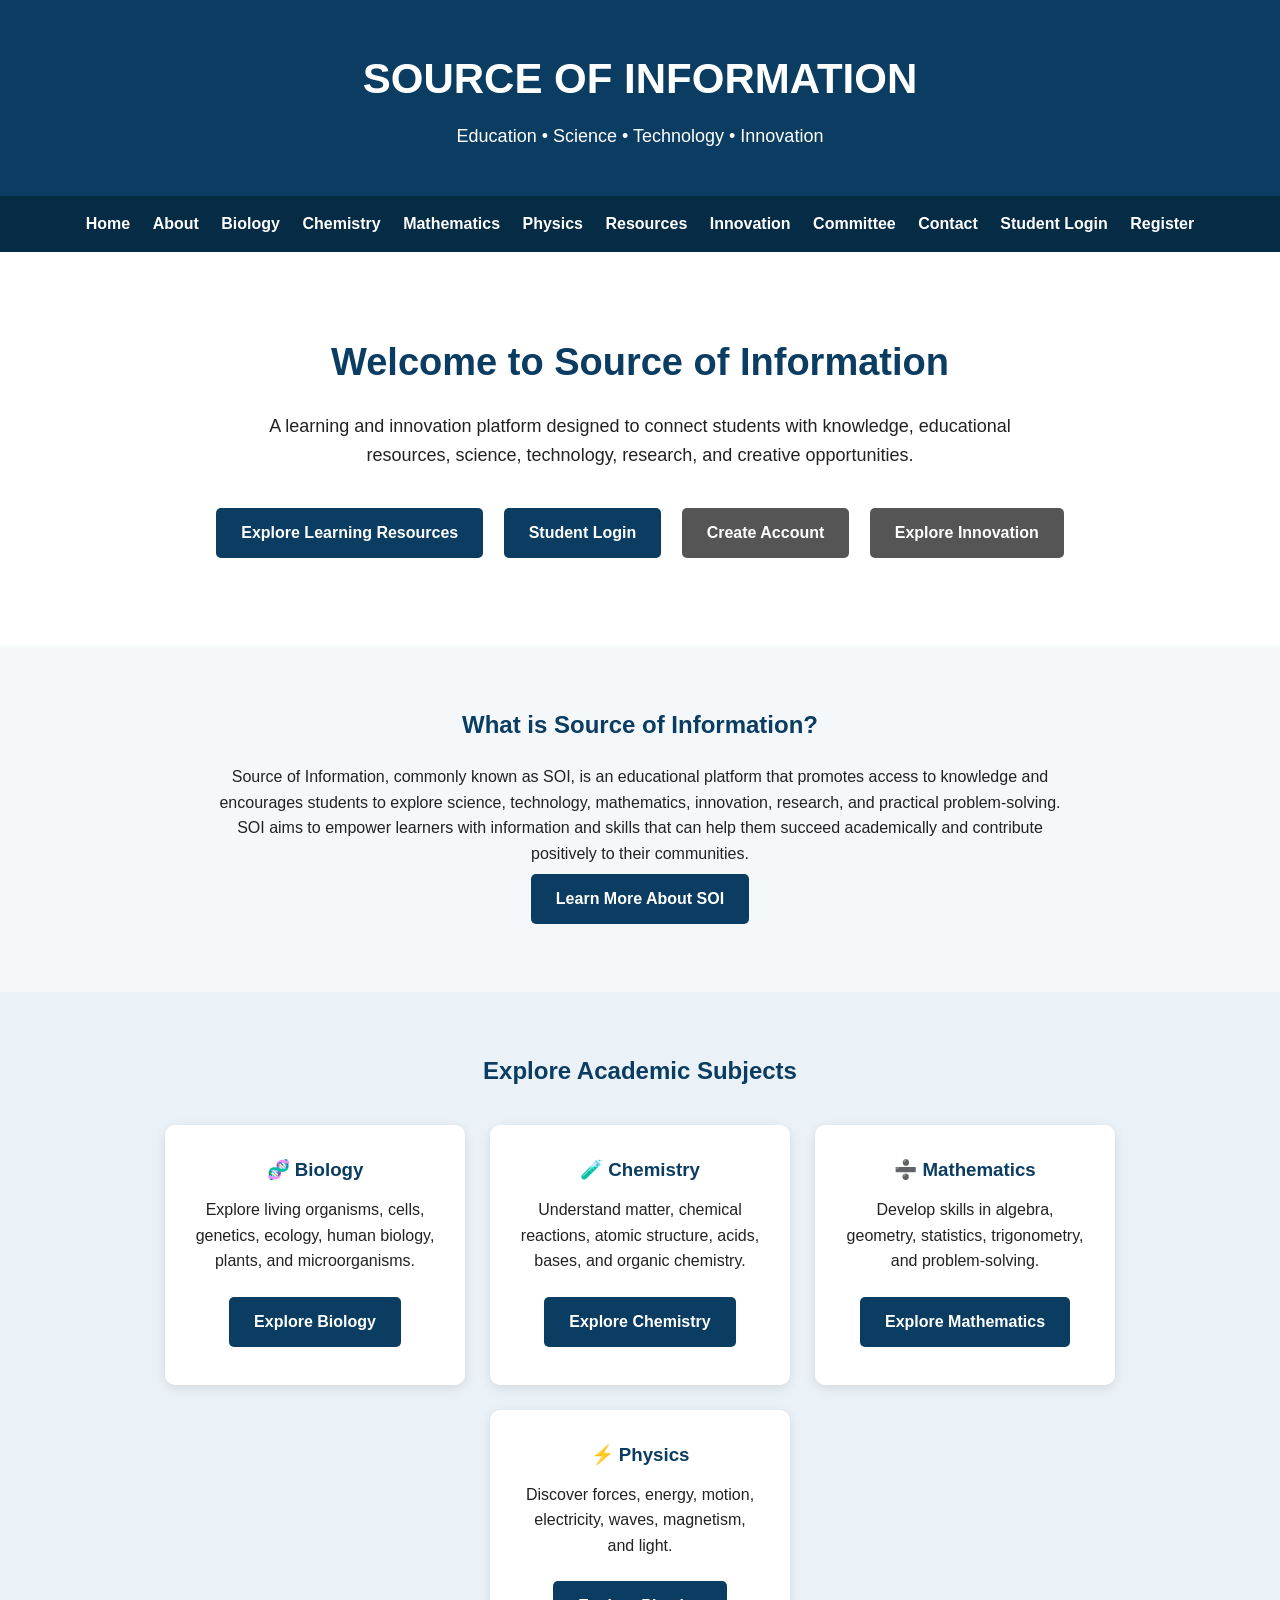
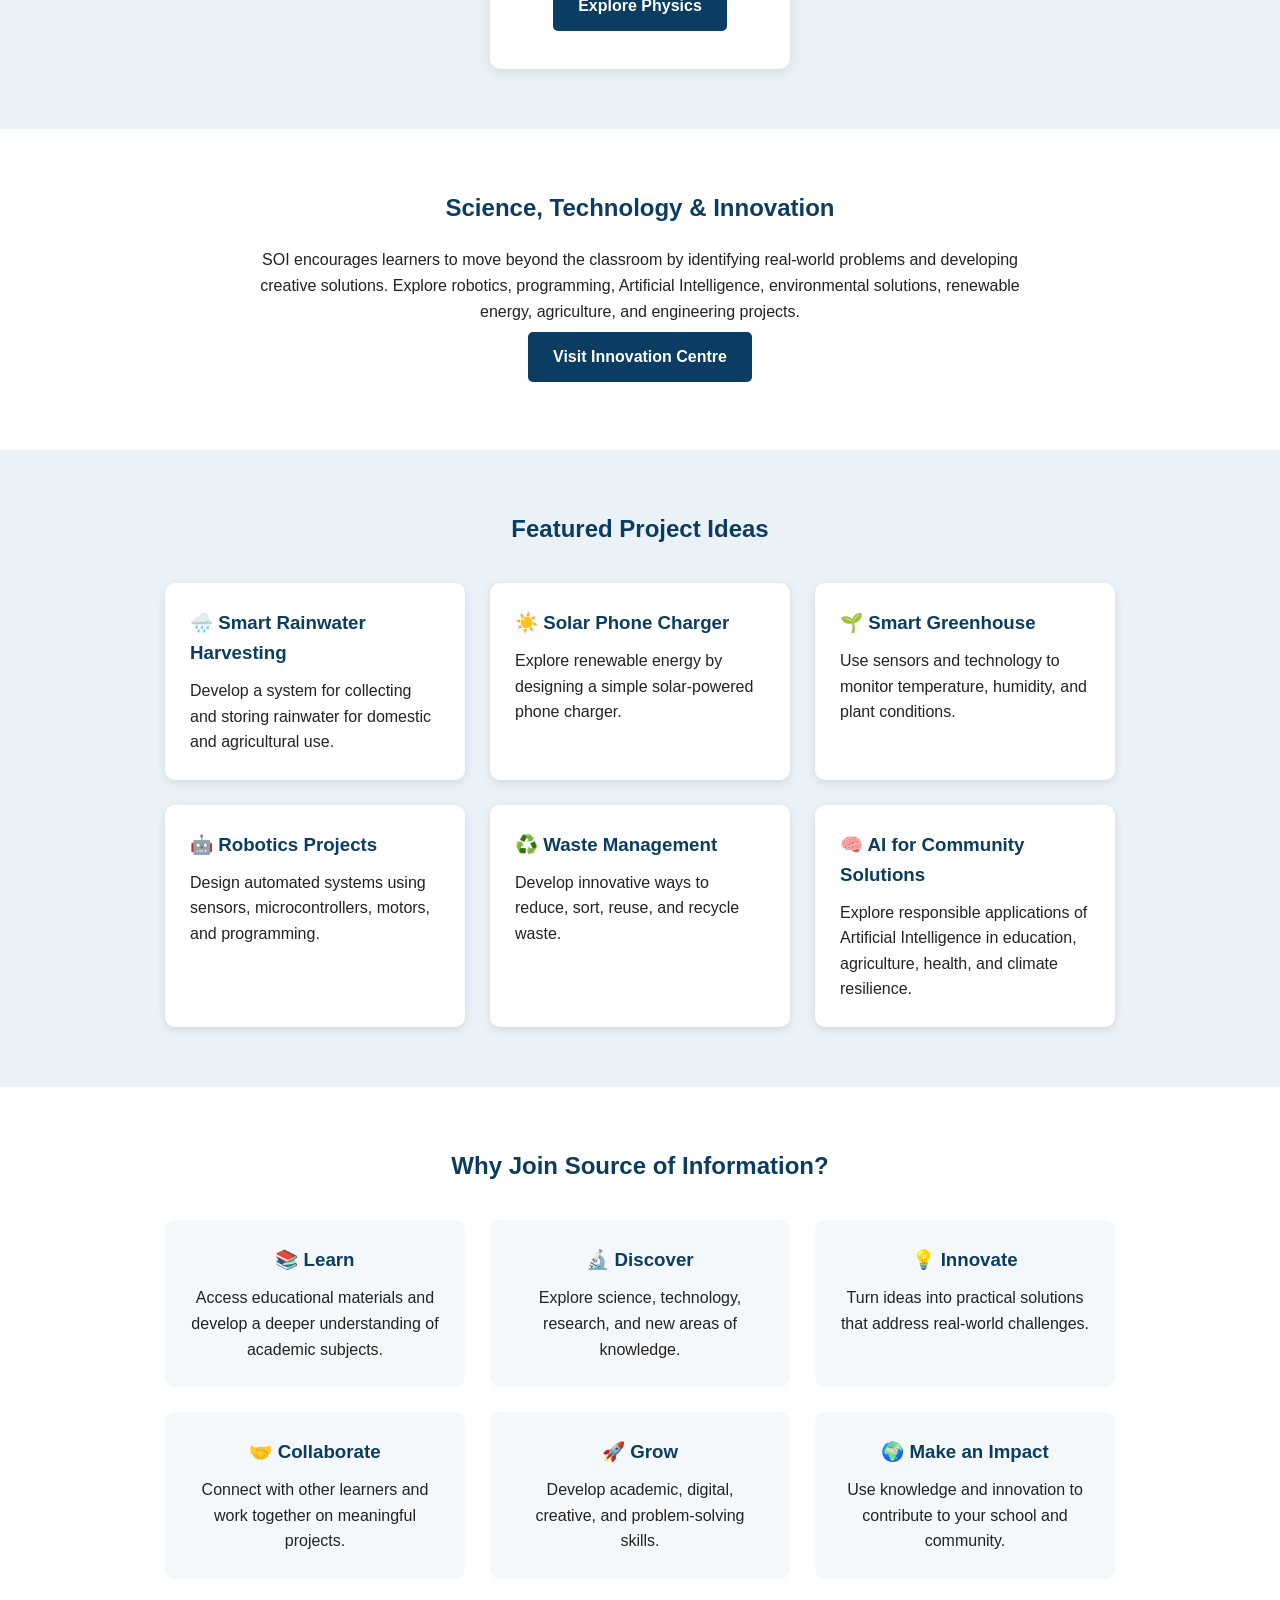
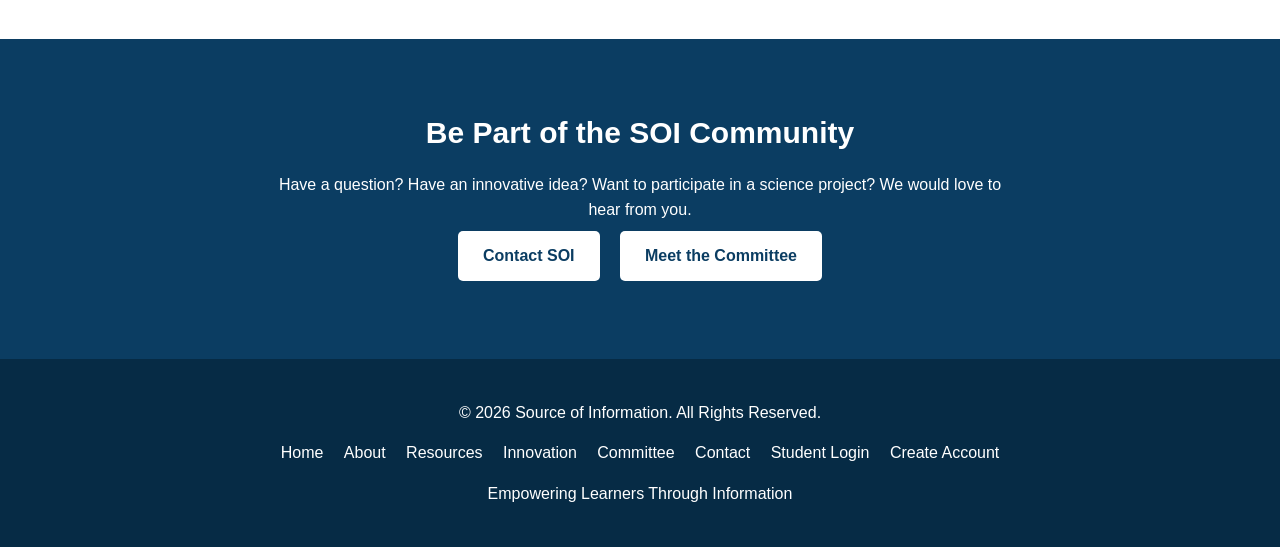
<file: index.html>
<!DOCTYPE html>
<html lang="en">

<head>

<meta charset="UTF-8">

<meta name="viewport"
content="width=device-width, initial-scale=1.0">

<meta name="description"
content="Source of Information - A platform for education, science, technology, innovation and student development.">

<title>
Source of Information | SOI Platform
</title>

<style>

/* =========================
   GENERAL SETTINGS
========================= */

* {
    margin: 0;
    padding: 0;
    box-sizing: border-box;
}

html {
    scroll-behavior: smooth;
}

body {
    font-family: Arial, sans-serif;
    background-color: #f4f8fb;
    color: #222;
    line-height: 1.6;
}


/* =========================
   HEADER
========================= */

header {
    background-color: #0b3d62;
    color: white;
    text-align: center;
    padding: 45px 20px;
}

header h1 {
    font-size: 42px;
    margin-bottom: 10px;
}

header p {
    font-size: 18px;
}


/* =========================
   NAVIGATION
========================= */

nav {
    background-color: #062b45;
    padding: 15px;
    text-align: center;
    position: sticky;
    top: 0;
    z-index: 1000;
}

nav a {
    color: white;
    text-decoration: none;
    margin: 0 9px;
    font-weight: bold;
    display: inline-block;
}

nav a:hover {
    color: #ffd700;
}


/* =========================
   HERO SECTION
========================= */

.hero {
    background-color: white;
    text-align: center;
    padding: 80px 20px;
}

.hero h2 {
    font-size: 38px;
    color: #0b3d62;
    margin-bottom: 20px;
}

.hero p {
    max-width: 800px;
    margin: auto;
    font-size: 18px;
}

.hero-buttons {
    margin-top: 30px;
}


/* =========================
   BUTTONS
========================= */

.button {
    display: inline-block;
    margin: 8px;
    padding: 12px 25px;
    background-color: #0b3d62;
    color: white;
    text-decoration: none;
    border-radius: 5px;
    font-weight: bold;
}

.button:hover {
    background-color: #062b45;
}

.button-secondary {
    background-color: #555;
}

.button-secondary:hover {
    background-color: #333;
}


/* =========================
   ABOUT SECTION
========================= */

.about {
    padding: 60px 20px;
    text-align: center;
}

.about h2 {
    color: #0b3d62;
    margin-bottom: 20px;
}

.about p {
    max-width: 850px;
    margin: auto;
}


/* =========================
   SUBJECTS
========================= */

.subjects {
    background-color: #eaf2f7;
    padding: 60px 20px;
}

.subjects h2 {
    text-align: center;
    color: #0b3d62;
    margin-bottom: 35px;
}

.subject-grid {
    max-width: 1100px;
    margin: auto;
    display: flex;
    flex-wrap: wrap;
    justify-content: center;
    gap: 25px;
}

.subject-card {
    background-color: white;
    width: 300px;
    padding: 30px;
    text-align: center;
    border-radius: 10px;
    box-shadow: 0 3px 12px rgba(0,0,0,0.1);
}

.subject-card h3 {
    color: #0b3d62;
    margin-bottom: 12px;
}

.subject-card p {
    margin-bottom: 15px;
}


/* =========================
   INNOVATION SECTION
========================= */

.innovation {
    padding: 60px 20px;
    text-align: center;
    background-color: white;
}

.innovation h2 {
    color: #0b3d62;
    margin-bottom: 20px;
}

.innovation p {
    max-width: 800px;
    margin: auto;
}


/* =========================
   PROJECTS
========================= */

.projects {
    background-color: #eaf2f7;
    padding: 60px 20px;
}

.projects h2 {
    text-align: center;
    color: #0b3d62;
    margin-bottom: 35px;
}

.project-grid {
    max-width: 1100px;
    margin: auto;
    display: flex;
    flex-wrap: wrap;
    justify-content: center;
    gap: 25px;
}

.project-card {
    background-color: white;
    width: 300px;
    padding: 25px;
    border-radius: 10px;
    box-shadow: 0 3px 10px rgba(0,0,0,0.1);
}

.project-card h3 {
    color: #0b3d62;
    margin-bottom: 10px;
}


/* =========================
   WHY SOI
========================= */

.why-soi {
    background-color: white;
    padding: 60px 20px;
}

.why-soi h2 {
    text-align: center;
    color: #0b3d62;
    margin-bottom: 35px;
}

.why-grid {
    max-width: 1100px;
    margin: auto;
    display: flex;
    flex-wrap: wrap;
    justify-content: center;
    gap: 25px;
}

.why-card {
    width: 300px;
    padding: 25px;
    text-align: center;
    background-color: #f4f8fb;
    border-radius: 10px;
}

.why-card h3 {
    color: #0b3d62;
    margin-bottom: 10px;
}


/* =========================
   CALL TO ACTION
========================= */

.cta {
    background-color: #0b3d62;
    color: white;
    text-align: center;
    padding: 70px 20px;
}

.cta h2 {
    font-size: 30px;
    margin-bottom: 15px;
}

.cta p {
    max-width: 750px;
    margin: auto;
}

.cta .button {
    background-color: white;
    color: #0b3d62;
}

.cta .button:hover {
    background-color: #ddd;
}


/* =========================
   FOOTER
========================= */

footer {
    background-color: #062b45;
    color: white;
    text-align: center;
    padding: 35px 20px;
}

footer p {
    margin: 6px;
}

.footer-links {
    margin: 15px 0;
}

.footer-links a {
    color: white;
    text-decoration: none;
    margin: 0 8px;
}

.footer-links a:hover {
    color: #ffd700;
}


/* =========================
   MOBILE RESPONSIVE
========================= */

@media (max-width: 700px) {

    header h1 {
        font-size: 32px;
    }

    .hero h2 {
        font-size: 30px;
    }

    nav a {
        display: block;
        margin: 8px;
    }

    .subject-card,
    .project-card,
    .why-card {
        width: 90%;
    }

}

</style>

</head>


<body>


<!-- =========================
     HEADER
========================= -->

<header>

<h1>
SOURCE OF INFORMATION
</h1>

<p>
Education • Science • Technology • Innovation
</p>

</header>


<!-- =========================
     NAVIGATION
========================= -->

<nav>

<a href="index.html">
Home
</a>

<a href="about.html">
About
</a>

<a href="biology.html">
Biology
</a>

<a href="chemistry.html">
Chemistry
</a>

<a href="mathematics.html">
Mathematics
</a>

<a href="physics.html">
Physics
</a>

<a href="resources.html">
Resources
</a>

<a href="innovation.html">
Innovation
</a>

<a href="committee.html">
Committee
</a>

<a href="contact.html">
Contact
</a>

<a href="Front-end/login.html">
Student Login
</a>

<a href="Front-end/register.html">
Register
</a>

</nav>


<!-- =========================
     HERO
========================= -->

<section class="hero">

<h2>
Welcome to Source of Information
</h2>

<p>

A learning and innovation platform designed
to connect students with knowledge, educational
resources, science, technology, research,
and creative opportunities.

</p>


<div class="hero-buttons">

<a href="resources.html"
class="button">

Explore Learning Resources

</a>

<a href="Front-end/login.html"
class="button">

Student Login

</a>

<a href="Front-end/register.html"
class="button button-secondary">

Create Account

</a>

<a href="innovation.html"
class="button button-secondary">

Explore Innovation

</a>

</div>

</section>


<!-- =========================
     ABOUT SOI
========================= -->

<section class="about">

<h2>
What is Source of Information?
</h2>

<p>

Source of Information, commonly known as SOI,
is an educational platform that promotes access
to knowledge and encourages students to explore
science, technology, mathematics, innovation,
research, and practical problem-solving.

SOI aims to empower learners with information
and skills that can help them succeed academically
and contribute positively to their communities.

</p>

<a href="about.html"
class="button">

Learn More About SOI

</a>

</section>


<!-- =========================
     SUBJECTS
========================= -->

<section class="subjects">

<h2>
Explore Academic Subjects
</h2>


<div class="subject-grid">


<!-- BIOLOGY -->

<div class="subject-card">

<h3>
🧬 Biology
</h3>

<p>

Explore living organisms, cells,
genetics, ecology, human biology,
plants, and microorganisms.

</p>

<a href="biology.html"
class="button">

Explore Biology

</a>

</div>


<!-- CHEMISTRY -->

<div class="subject-card">

<h3>
🧪 Chemistry
</h3>

<p>

Understand matter, chemical reactions,
atomic structure, acids, bases,
and organic chemistry.

</p>

<a href="chemistry.html"
class="button">

Explore Chemistry

</a>

</div>


<!-- MATHEMATICS -->

<div class="subject-card">

<h3>
➗ Mathematics
</h3>

<p>

Develop skills in algebra, geometry,
statistics, trigonometry, and
problem-solving.

</p>

<a href="mathematics.html"
class="button">

Explore Mathematics

</a>

</div>


<!-- PHYSICS -->

<div class="subject-card">

<h3>
⚡ Physics
</h3>

<p>

Discover forces, energy, motion,
electricity, waves, magnetism,
and light.

</p>

<a href="physics.html"
class="button">

Explore Physics

</a>

</div>


</div>

</section>


<!-- =========================
     INNOVATION
========================= -->

<section class="innovation">

<h2>
Science, Technology & Innovation
</h2>

<p>

SOI encourages learners to move beyond
the classroom by identifying real-world
problems and developing creative solutions.

Explore robotics, programming, Artificial
Intelligence, environmental solutions,
renewable energy, agriculture, and
engineering projects.

</p>

<a href="innovation.html"
class="button">

Visit Innovation Centre

</a>

</section>


<!-- =========================
     FEATURED PROJECTS
========================= -->

<section class="projects">

<h2>
Featured Project Ideas
</h2>


<div class="project-grid">


<div class="project-card">

<h3>
🌧️ Smart Rainwater Harvesting
</h3>

<p>

Develop a system for collecting and storing
rainwater for domestic and agricultural use.

</p>

</div>


<div class="project-card">

<h3>
☀️ Solar Phone Charger
</h3>

<p>

Explore renewable energy by designing
a simple solar-powered phone charger.

</p>

</div>


<div class="project-card">

<h3>
🌱 Smart Greenhouse
</h3>

<p>

Use sensors and technology to monitor
temperature, humidity, and plant conditions.

</p>

</div>


<div class="project-card">

<h3>
🤖 Robotics Projects
</h3>

<p>

Design automated systems using sensors,
microcontrollers, motors, and programming.

</p>

</div>


<div class="project-card">

<h3>
♻️ Waste Management
</h3>

<p>

Develop innovative ways to reduce,
sort, reuse, and recycle waste.

</p>

</div>


<div class="project-card">

<h3>
🧠 AI for Community Solutions
</h3>

<p>

Explore responsible applications of
Artificial Intelligence in education,
agriculture, health, and climate resilience.

</p>

</div>


</div>

</section>


<!-- =========================
     WHY SOI
========================= -->

<section class="why-soi">

<h2>
Why Join Source of Information?
</h2>


<div class="why-grid">


<div class="why-card">

<h3>
📚 Learn
</h3>

<p>

Access educational materials and
develop a deeper understanding
of academic subjects.

</p>

</div>


<div class="why-card">

<h3>
🔬 Discover
</h3>

<p>

Explore science, technology,
research, and new areas of knowledge.

</p>

</div>


<div class="why-card">

<h3>
💡 Innovate
</h3>

<p>

Turn ideas into practical solutions
that address real-world challenges.

</p>

</div>


<div class="why-card">

<h3>
🤝 Collaborate
</h3>

<p>

Connect with other learners and
work together on meaningful projects.

</p>

</div>


<div class="why-card">

<h3>
🚀 Grow
</h3>

<p>

Develop academic, digital,
creative, and problem-solving skills.

</p>

</div>


<div class="why-card">

<h3>
🌍 Make an Impact
</h3>

<p>

Use knowledge and innovation to
contribute to your school and community.

</p>

</div>


</div>

</section>


<!-- =========================
     CALL TO ACTION
========================= -->

<section class="cta">

<h2>
Be Part of the SOI Community
</h2>

<p>

Have a question? Have an innovative idea?
Want to participate in a science project?
We would love to hear from you.

</p>

<a href="contact.html"
class="button">

Contact SOI

</a>

<a href="committee.html"
class="button">

Meet the Committee

</a>

</section>


<!-- =========================
     FOOTER
========================= -->

<footer>

<p>
&copy; 2026 Source of Information.
All Rights Reserved.
</p>

<div class="footer-links">

<a href="index.html">
Home
</a>

<a href="about.html">
About
</a>

<a href="resources.html">
Resources
</a>

<a href="innovation.html">
Innovation
</a>

<a href="committee.html">
Committee
</a>

<a href="contact.html">
Contact
</a>

<a href="Front-end/login.html">
Student Login
</a>

<a href="Front-end/register.html">
Create Account
</a>

</div>

<p>
Empowering Learners Through Information
</p>

</footer>


</body>

</html>
</file>
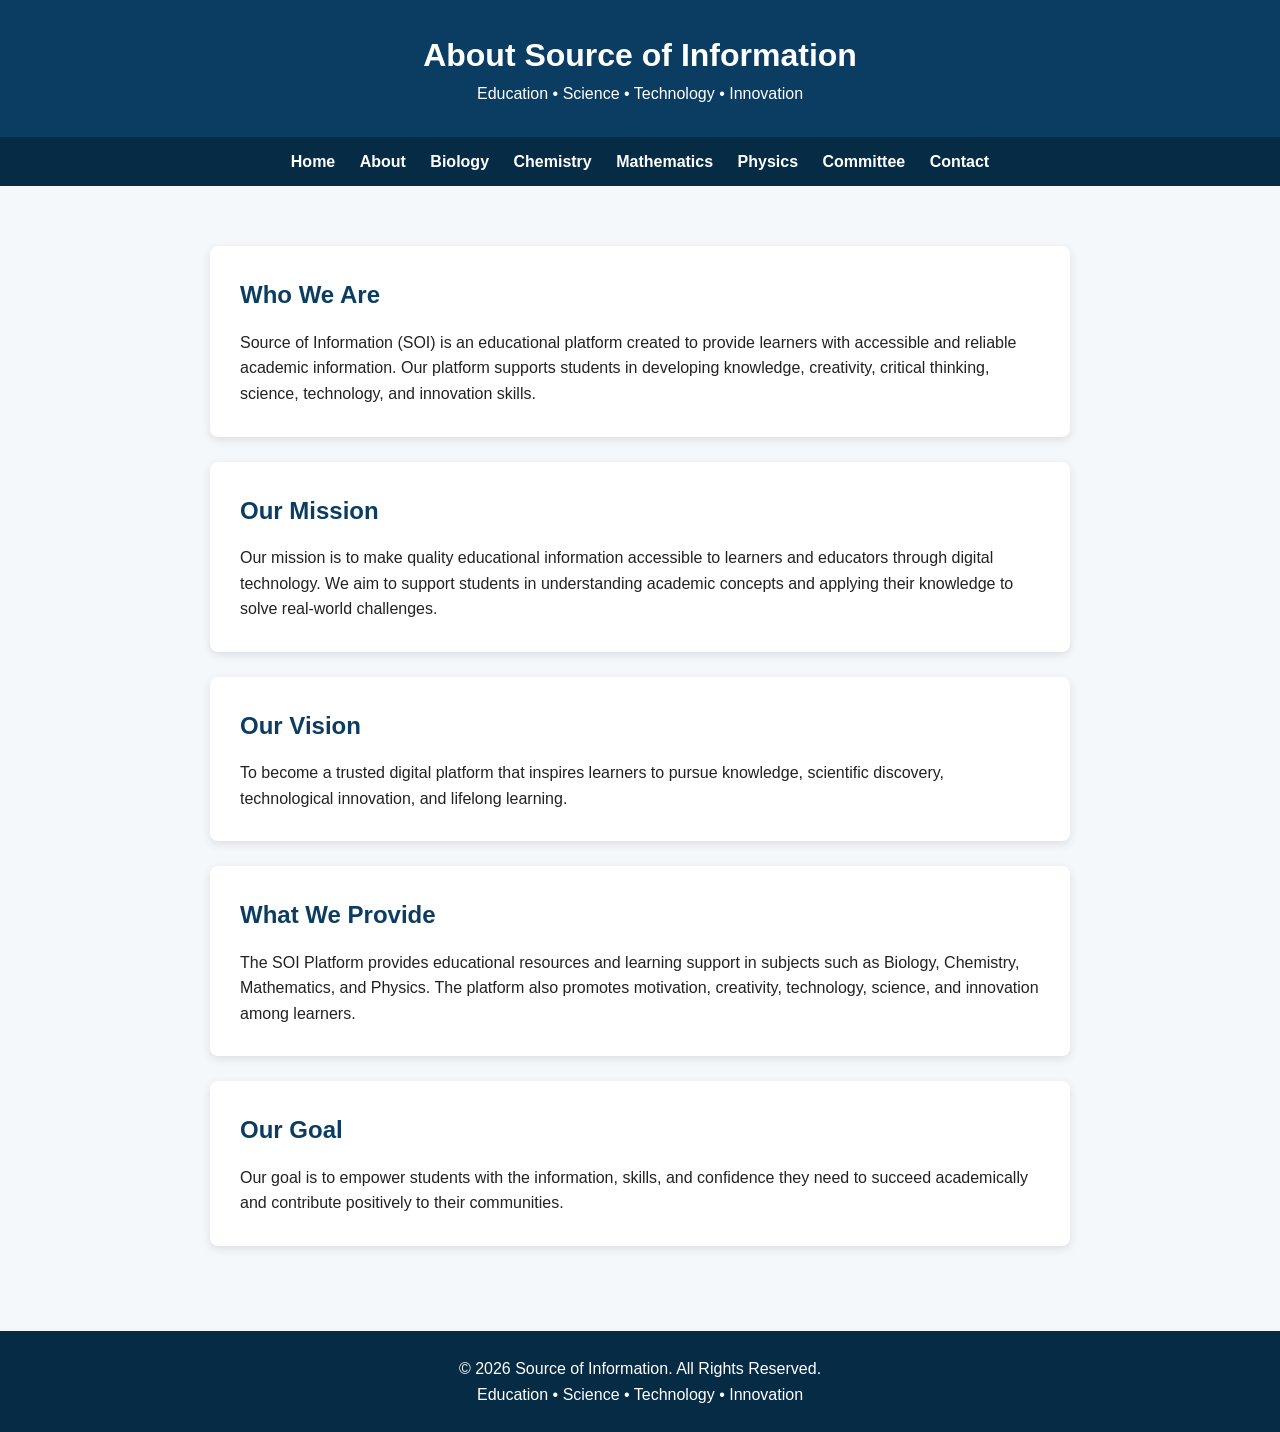
<file: about.html>
<!DOCTYPE html>
<html lang="en">
<head>
    <meta charset="UTF-8">
    <meta name="viewport" content="width=device-width, initial-scale=1.0">

    <title>About Us | Source of Information</title>

    <style>
        * {
            margin: 0;
            padding: 0;
            box-sizing: border-box;
        }

        body {
            font-family: Arial, sans-serif;
            background-color: #f4f8fb;
            color: #222;
            line-height: 1.6;
        }

        header {
            background-color: #0b3d62;
            color: white;
            text-align: center;
            padding: 30px 20px;
        }

        nav {
            background-color: #062b45;
            padding: 12px;
            text-align: center;
        }

        nav a {
            color: white;
            text-decoration: none;
            margin: 0 10px;
            font-weight: bold;
        }

        nav a:hover {
            color: #ffd700;
        }

        .container {
            max-width: 900px;
            margin: 40px auto;
            padding: 20px;
        }

        .section {
            background-color: white;
            padding: 30px;
            margin-bottom: 25px;
            border-radius: 8px;
            box-shadow: 0 3px 10px rgba(0,0,0,0.1);
        }

        h2 {
            color: #0b3d62;
            margin-bottom: 15px;
        }

        footer {
            background-color: #062b45;
            color: white;
            text-align: center;
            padding: 25px;
            margin-top: 30px;
        }

        @media (max-width: 600px) {
            nav a {
                display: block;
                margin: 8px 0;
            }
        }
    </style>
</head>

<body>

    <header>
        <h1>About Source of Information</h1>
        <p>Education • Science • Technology • Innovation</p>
    </header>

    <nav>
        <a href="index.html">Home</a>
        <a href="about.html">About</a>
        <a href="biology.html">Biology</a>
        <a href="chemistry.html">Chemistry</a>
        <a href="mathematics.html">Mathematics</a>
        <a href="physics.html">Physics</a>
        <a href="committee.html">Committee</a>
        <a href="contact.html">Contact</a>
    </nav>

    <div class="container">

        <div class="section">
            <h2>Who We Are</h2>

            <p>
                Source of Information (SOI) is an educational platform
                created to provide learners with accessible and reliable
                academic information. Our platform supports students in
                developing knowledge, creativity, critical thinking,
                science, technology, and innovation skills.
            </p>
        </div>

        <div class="section">
            <h2>Our Mission</h2>

            <p>
                Our mission is to make quality educational information
                accessible to learners and educators through digital
                technology. We aim to support students in understanding
                academic concepts and applying their knowledge to solve
                real-world challenges.
            </p>
        </div>

        <div class="section">
            <h2>Our Vision</h2>

            <p>
                To become a trusted digital platform that inspires
                learners to pursue knowledge, scientific discovery,
                technological innovation, and lifelong learning.
            </p>
        </div>

        <div class="section">
            <h2>What We Provide</h2>

            <p>
                The SOI Platform provides educational resources and
                learning support in subjects such as Biology, Chemistry,
                Mathematics, and Physics. The platform also promotes
                motivation, creativity, technology, science, and
                innovation among learners.
            </p>
        </div>

        <div class="section">
            <h2>Our Goal</h2>

            <p>
                Our goal is to empower students with the information,
                skills, and confidence they need to succeed academically
                and contribute positively to their communities.
            </p>
        </div>

    </div>

    <footer>
        <p>&copy; 2026 Source of Information. All Rights Reserved.</p>
        <p>Education • Science • Technology • Innovation</p>
    </footer>

</body>
</html>
</file>
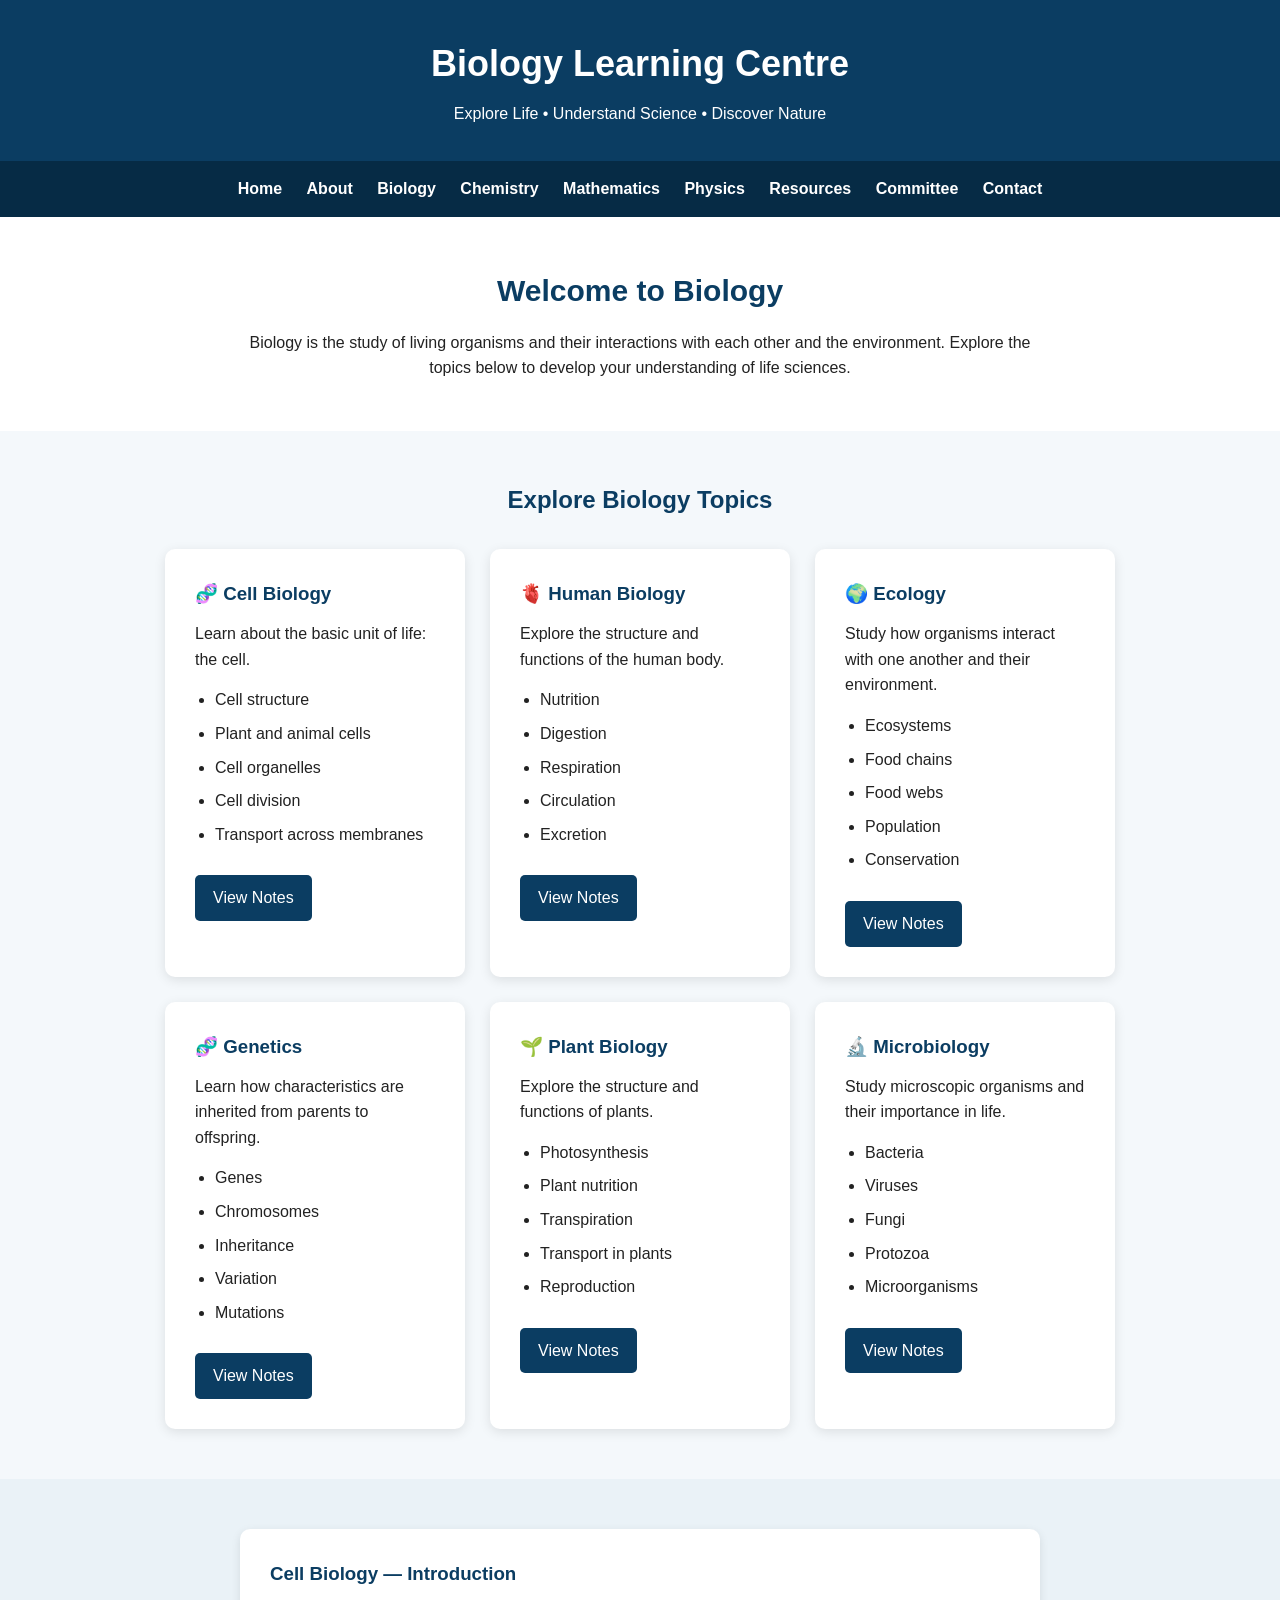
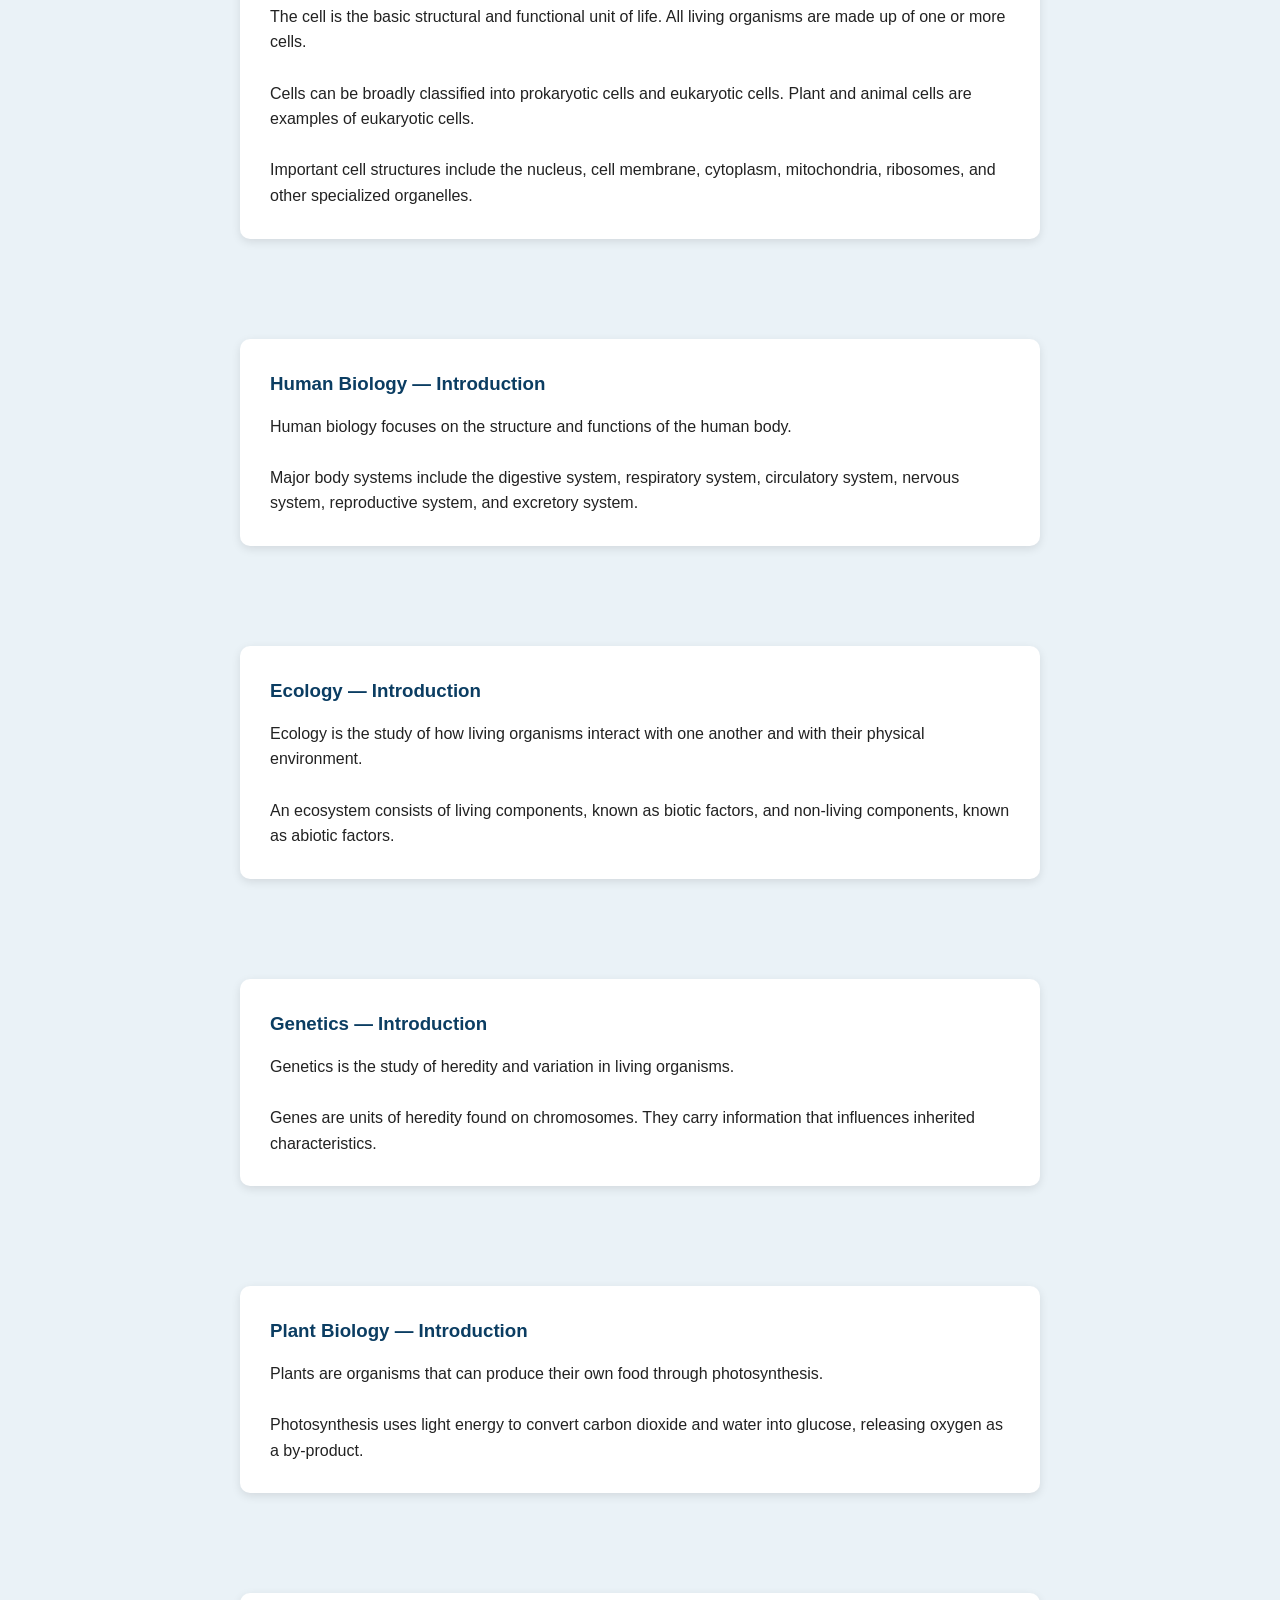
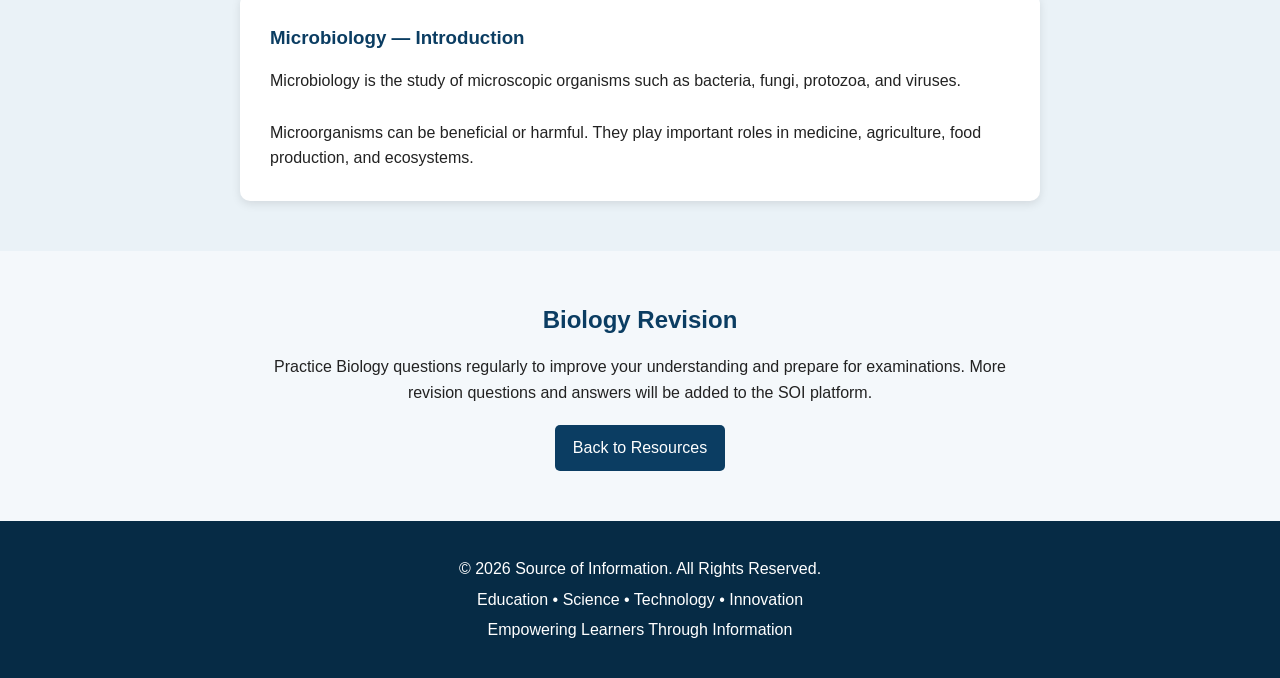
<file: biology.html>
<!DOCTYPE html>
<html lang="en">

<head>

    <meta charset="UTF-8">

    <meta name="viewport"
          content="width=device-width, initial-scale=1.0">

    <title>
        Biology Learning Centre | SOI
    </title>

    <style>

        * {
            margin: 0;
            padding: 0;
            box-sizing: border-box;
        }

        body {
            font-family: Arial, sans-serif;
            background-color: #f4f8fb;
            color: #222;
            line-height: 1.6;
        }

        /* HEADER */

        header {
            background-color: #0b3d62;
            color: white;
            text-align: center;
            padding: 35px 20px;
        }

        header h1 {
            font-size: 36px;
            margin-bottom: 8px;
        }

        /* NAVIGATION */

        nav {
            background-color: #062b45;
            padding: 15px;
            text-align: center;
            position: sticky;
            top: 0;
            z-index: 1000;
        }

        nav a {
            color: white;
            text-decoration: none;
            margin: 0 10px;
            font-weight: bold;
            display: inline-block;
        }

        nav a:hover {
            color: #ffd700;
        }

        /* INTRO */

        .intro {
            background-color: white;
            text-align: center;
            padding: 50px 20px;
        }

        .intro h2 {
            color: #0b3d62;
            margin-bottom: 15px;
            font-size: 30px;
        }

        .intro p {
            max-width: 800px;
            margin: auto;
        }

        /* TOPICS */

        .topics {
            max-width: 1100px;
            margin: auto;
            padding: 50px 20px;
        }

        .topics h2 {
            color: #0b3d62;
            text-align: center;
            margin-bottom: 30px;
        }

        .topic-grid {
            display: flex;
            flex-wrap: wrap;
            justify-content: center;
            gap: 25px;
        }

        .topic-card {
            background-color: white;
            width: 300px;
            padding: 30px;
            border-radius: 10px;
            box-shadow: 0 3px 12px rgba(0,0,0,0.1);
        }

        .topic-card h3 {
            color: #0b3d62;
            margin-bottom: 12px;
        }

        .topic-card ul {
            margin-left: 20px;
            margin-top: 15px;
        }

        .topic-card li {
            margin-bottom: 8px;
        }

        /* BUTTON */

        .button {
            display: inline-block;
            margin-top: 20px;
            padding: 10px 18px;
            background-color: #0b3d62;
            color: white;
            text-decoration: none;
            border-radius: 5px;
        }

        .button:hover {
            background-color: #062b45;
        }

        /* FEATURED NOTES */

        .notes {
            background-color: #eaf2f7;
            padding: 50px 20px;
            text-align: center;
        }

        .notes h2 {
            color: #0b3d62;
            margin-bottom: 20px;
        }

        .notes-box {
            background-color: white;
            max-width: 800px;
            margin: auto;
            padding: 30px;
            border-radius: 10px;
            box-shadow: 0 3px 10px rgba(0,0,0,0.1);
            text-align: left;
        }

        .notes-box h3 {
            color: #0b3d62;
            margin-bottom: 15px;
        }

        /* REVISION */

        .revision {
            padding: 50px 20px;
            text-align: center;
        }

        .revision h2 {
            color: #0b3d62;
            margin-bottom: 15px;
        }

        .revision p {
            max-width: 750px;
            margin: auto;
        }

        /* FOOTER */

        footer {
            background-color: #062b45;
            color: white;
            text-align: center;
            padding: 30px 20px;
        }

        footer p {
            margin: 5px;
        }

        /* MOBILE */

        @media (max-width: 700px) {

            nav a {
                display: block;
                margin: 8px;
            }

            .topic-card {
                width: 90%;
            }

        }

    </style>

</head>


<body>


<!-- HEADER -->

<header>

    <h1>
        Biology Learning Centre
    </h1>

    <p>
        Explore Life • Understand Science • Discover Nature
    </p>

</header>


<!-- NAVIGATION -->

<nav>

    <a href="index.html">
        Home
    </a>

    <a href="about.html">
        About
    </a>

    <a href="biology.html">
        Biology
    </a>

    <a href="chemistry.html">
        Chemistry
    </a>

    <a href="mathematics.html">
        Mathematics
    </a>

    <a href="physics.html">
        Physics
    </a>

    <a href="resources.html">
        Resources
    </a>

    <a href="committee.html">
        Committee
    </a>

    <a href="contact.html">
        Contact
    </a>

</nav>


<!-- INTRODUCTION -->

<section class="intro">

    <h2>
        Welcome to Biology
    </h2>

    <p>

        Biology is the study of living organisms and
        their interactions with each other and the environment.
        Explore the topics below to develop your understanding
        of life sciences.

    </p>

</section>


<!-- TOPICS -->

<section class="topics">

    <h2>
        Explore Biology Topics
    </h2>


    <div class="topic-grid">


        <!-- CELL BIOLOGY -->

        <div class="topic-card">

            <h3>
                🧬 Cell Biology
            </h3>

            <p>
                Learn about the basic unit of life:
                the cell.
            </p>

            <ul>

                <li>
                    Cell structure
                </li>

                <li>
                    Plant and animal cells
                </li>

                <li>
                    Cell organelles
                </li>

                <li>
                    Cell division
                </li>

                <li>
                    Transport across membranes
                </li>

            </ul>

            <a href="#cell-notes"
               class="button">

                View Notes

            </a>

        </div>


        <!-- HUMAN BIOLOGY -->

        <div class="topic-card">

            <h3>
                🫀 Human Biology
            </h3>

            <p>
                Explore the structure and functions
                of the human body.
            </p>

            <ul>

                <li>
                    Nutrition
                </li>

                <li>
                    Digestion
                </li>

                <li>
                    Respiration
                </li>

                <li>
                    Circulation
                </li>

                <li>
                    Excretion
                </li>

            </ul>

            <a href="#human-notes"
               class="button">

                View Notes

            </a>

        </div>


        <!-- ECOLOGY -->

        <div class="topic-card">

            <h3>
                🌍 Ecology
            </h3>

            <p>
                Study how organisms interact with
                one another and their environment.
            </p>

            <ul>

                <li>
                    Ecosystems
                </li>

                <li>
                    Food chains
                </li>

                <li>
                    Food webs
                </li>

                <li>
                    Population
                </li>

                <li>
                    Conservation
                </li>

            </ul>

            <a href="#ecology-notes"
               class="button">

                View Notes

            </a>

        </div>


        <!-- GENETICS -->

        <div class="topic-card">

            <h3>
                🧬 Genetics
            </h3>

            <p>
                Learn how characteristics are inherited
                from parents to offspring.
            </p>

            <ul>

                <li>
                    Genes
                </li>

                <li>
                    Chromosomes
                </li>

                <li>
                    Inheritance
                </li>

                <li>
                    Variation
                </li>

                <li>
                    Mutations
                </li>

            </ul>

            <a href="#genetics-notes"
               class="button">

                View Notes

            </a>

        </div>


        <!-- PLANT BIOLOGY -->

        <div class="topic-card">

            <h3>
                🌱 Plant Biology
            </h3>

            <p>
                Explore the structure and functions
                of plants.
            </p>

            <ul>

                <li>
                    Photosynthesis
                </li>

                <li>
                    Plant nutrition
                </li>

                <li>
                    Transpiration
                </li>

                <li>
                    Transport in plants
                </li>

                <li>
                    Reproduction
                </li>

            </ul>

            <a href="#plant-notes"
               class="button">

                View Notes

            </a>

        </div>


        <!-- MICROBIOLOGY -->

        <div class="topic-card">

            <h3>
                🔬 Microbiology
            </h3>

            <p>
                Study microscopic organisms and
                their importance in life.
            </p>

            <ul>

                <li>
                    Bacteria
                </li>

                <li>
                    Viruses
                </li>

                <li>
                    Fungi
                </li>

                <li>
                    Protozoa
                </li>

                <li>
                    Microorganisms
                </li>

            </ul>

            <a href="#microbiology-notes"
               class="button">

                View Notes

            </a>

        </div>


    </div>

</section>


<!-- CELL BIOLOGY NOTES -->

<section class="notes"
         id="cell-notes">

    <div class="notes-box">

        <h3>
            Cell Biology — Introduction
        </h3>

        <p>

            The cell is the basic structural and functional
            unit of life. All living organisms are made up
            of one or more cells.

        </p>

        <br>

        <p>

            Cells can be broadly classified into
            prokaryotic cells and eukaryotic cells.
            Plant and animal cells are examples of
            eukaryotic cells.

        </p>

        <br>

        <p>

            Important cell structures include the nucleus,
            cell membrane, cytoplasm, mitochondria,
            ribosomes, and other specialized organelles.

        </p>

    </div>

</section>


<!-- HUMAN BIOLOGY NOTES -->

<section class="notes"
         id="human-notes">

    <div class="notes-box">

        <h3>
            Human Biology — Introduction
        </h3>

        <p>

            Human biology focuses on the structure and
            functions of the human body.

        </p>

        <br>

        <p>

            Major body systems include the digestive system,
            respiratory system, circulatory system,
            nervous system, reproductive system,
            and excretory system.

        </p>

    </div>

</section>


<!-- ECOLOGY NOTES -->

<section class="notes"
         id="ecology-notes">

    <div class="notes-box">

        <h3>
            Ecology — Introduction
        </h3>

        <p>

            Ecology is the study of how living organisms
            interact with one another and with their
            physical environment.

        </p>

        <br>

        <p>

            An ecosystem consists of living components,
            known as biotic factors, and non-living
            components, known as abiotic factors.

        </p>

    </div>

</section>


<!-- GENETICS NOTES -->

<section class="notes"
         id="genetics-notes">

    <div class="notes-box">

        <h3>
            Genetics — Introduction
        </h3>

        <p>

            Genetics is the study of heredity and variation
            in living organisms.

        </p>

        <br>

        <p>

            Genes are units of heredity found on chromosomes.
            They carry information that influences inherited
            characteristics.

        </p>

    </div>

</section>


<!-- PLANT BIOLOGY NOTES -->

<section class="notes"
         id="plant-notes">

    <div class="notes-box">

        <h3>
            Plant Biology — Introduction
        </h3>

        <p>

            Plants are organisms that can produce their own
            food through photosynthesis.

        </p>

        <br>

        <p>

            Photosynthesis uses light energy to convert
            carbon dioxide and water into glucose,
            releasing oxygen as a by-product.

        </p>

    </div>

</section>


<!-- MICROBIOLOGY NOTES -->

<section class="notes"
         id="microbiology-notes">

    <div class="notes-box">

        <h3>
            Microbiology — Introduction
        </h3>

        <p>

            Microbiology is the study of microscopic organisms
            such as bacteria, fungi, protozoa, and viruses.

        </p>

        <br>

        <p>

            Microorganisms can be beneficial or harmful.
            They play important roles in medicine,
            agriculture, food production, and ecosystems.

        </p>

    </div>

</section>


<!-- REVISION -->

<section class="revision">

    <h2>
        Biology Revision
    </h2>

    <p>

        Practice Biology questions regularly to improve
        your understanding and prepare for examinations.
        More revision questions and answers will be added
        to the SOI platform.

    </p>

    <a href="resources.html"
       class="button">

        Back to Resources

    </a>

</section>


<!-- FOOTER -->

<footer>

    <p>
        &copy; 2026 Source of Information.
        All Rights Reserved.
    </p>

    <p>
        Education • Science • Technology • Innovation
    </p>

    <p>
        Empowering Learners Through Information
    </p>

</footer>


</body>

</html>
</file>
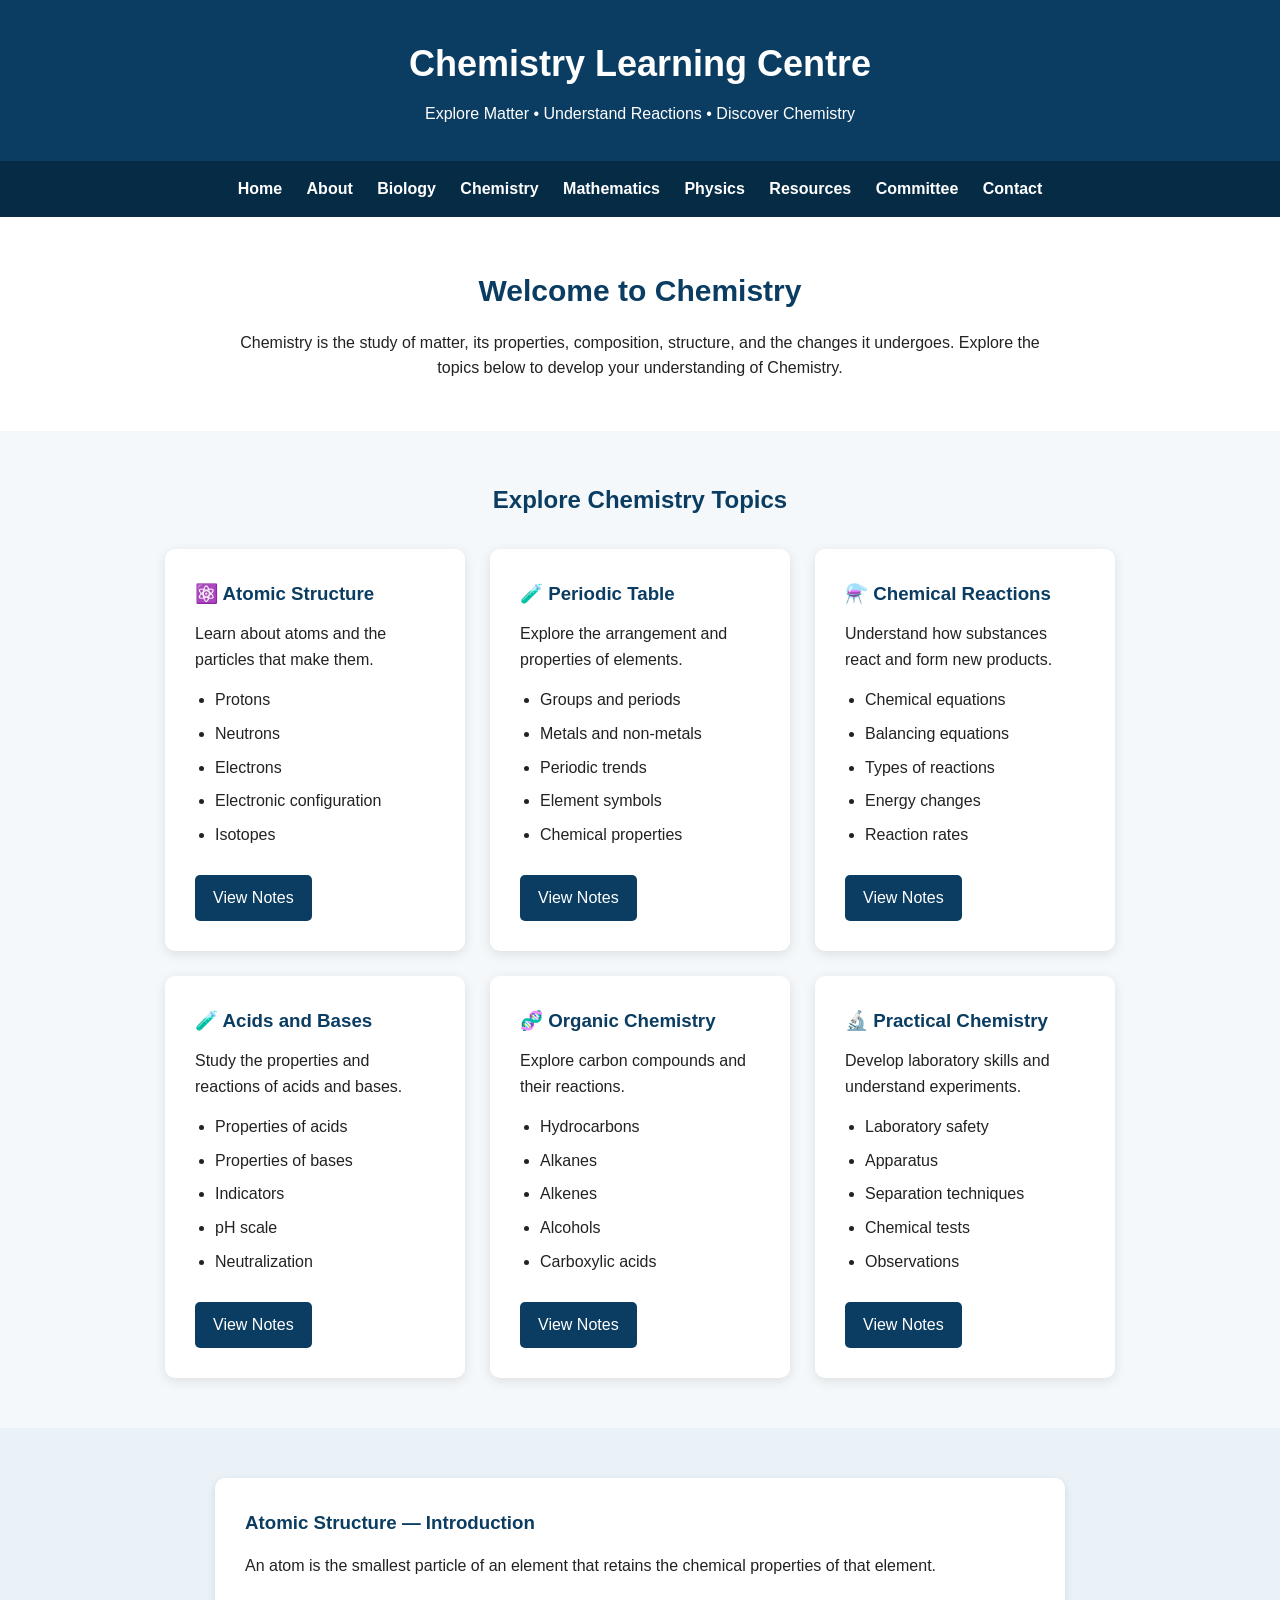
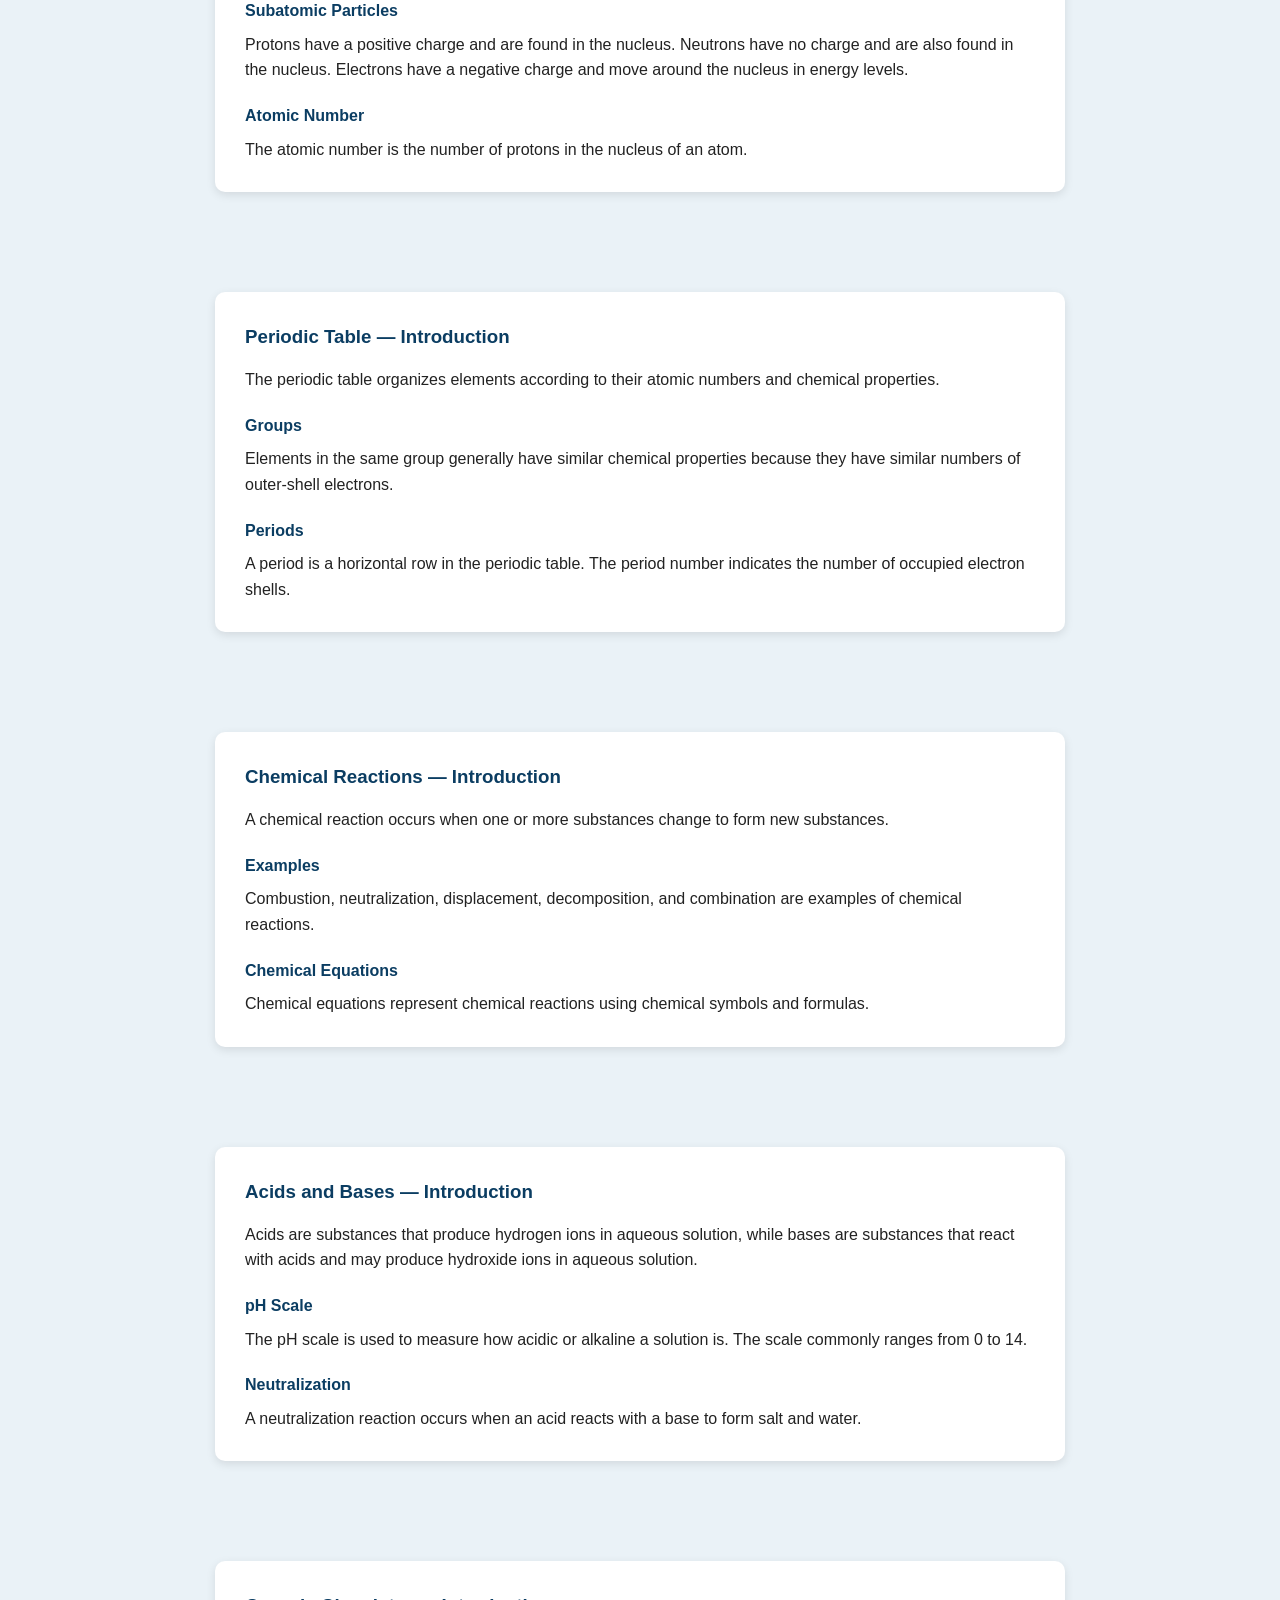
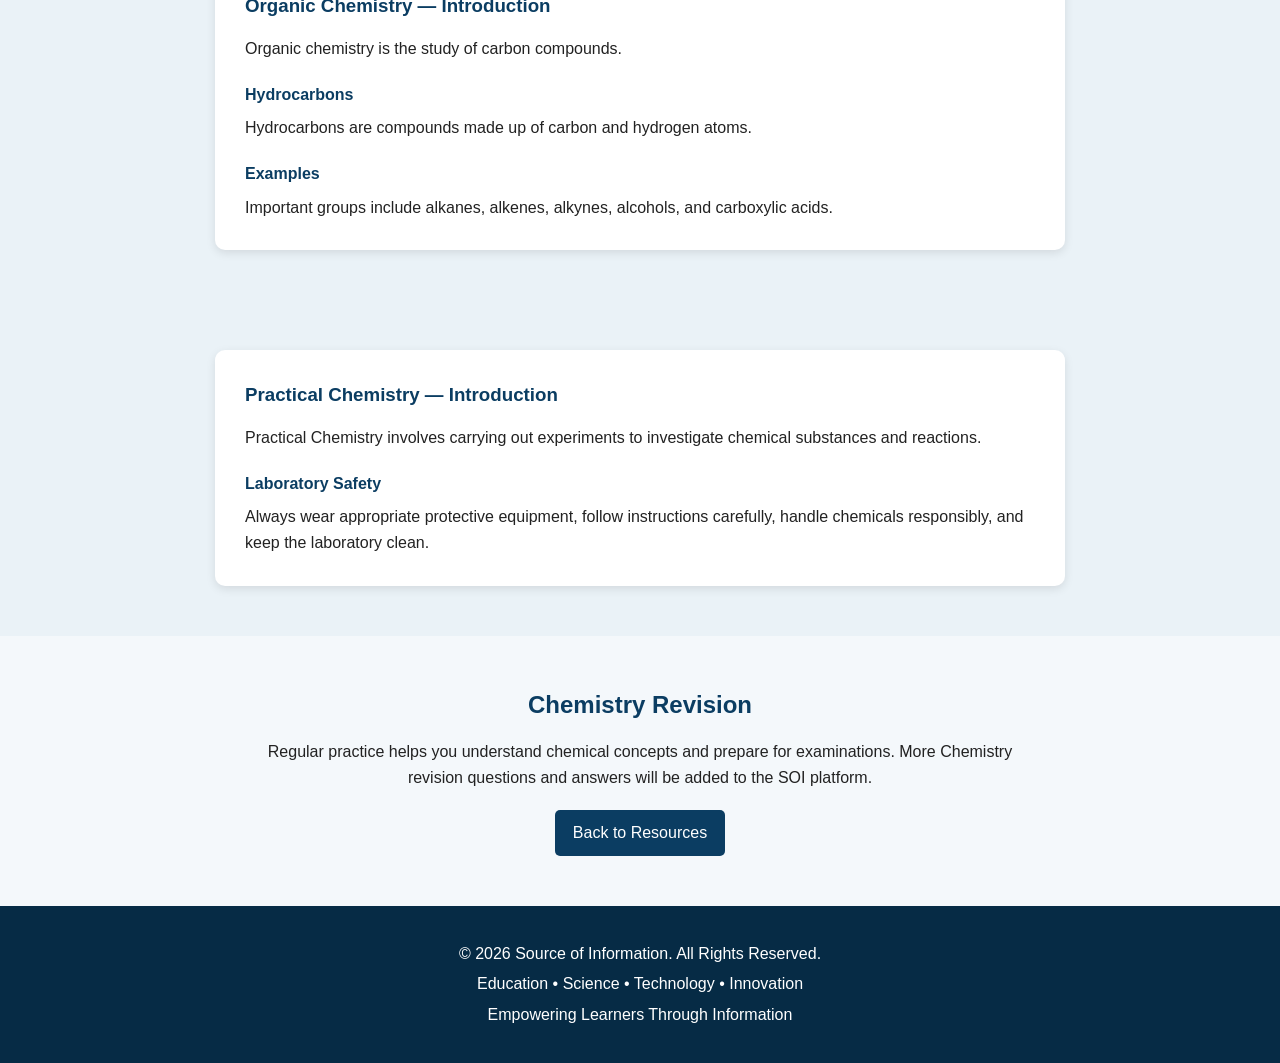
<file: chemistry.html>
<!DOCTYPE html>
<html lang="en">

<head>

<meta charset="UTF-8">

<meta name="viewport"
content="width=device-width, initial-scale=1.0">

<title>
Chemistry Learning Centre | SOI
</title>

<style>

* {
    margin: 0;
    padding: 0;
    box-sizing: border-box;
}

body {
    font-family: Arial, sans-serif;
    background-color: #f4f8fb;
    color: #222;
    line-height: 1.6;
}

/* HEADER */

header {
    background-color: #0b3d62;
    color: white;
    text-align: center;
    padding: 35px 20px;
}

header h1 {
    font-size: 36px;
    margin-bottom: 8px;
}

/* NAVIGATION */

nav {
    background-color: #062b45;
    padding: 15px;
    text-align: center;
    position: sticky;
    top: 0;
    z-index: 1000;
}

nav a {
    color: white;
    text-decoration: none;
    margin: 0 10px;
    font-weight: bold;
    display: inline-block;
}

nav a:hover {
    color: #ffd700;
}

/* INTRO */

.intro {
    background-color: white;
    text-align: center;
    padding: 50px 20px;
}

.intro h2 {
    color: #0b3d62;
    margin-bottom: 15px;
    font-size: 30px;
}

.intro p {
    max-width: 800px;
    margin: auto;
}

/* TOPICS */

.topics {
    max-width: 1100px;
    margin: auto;
    padding: 50px 20px;
}

.topics h2 {
    color: #0b3d62;
    text-align: center;
    margin-bottom: 30px;
}

.topic-grid {
    display: flex;
    flex-wrap: wrap;
    justify-content: center;
    gap: 25px;
}

.topic-card {
    background-color: white;
    width: 300px;
    padding: 30px;
    border-radius: 10px;
    box-shadow: 0 3px 12px rgba(0,0,0,0.1);
}

.topic-card h3 {
    color: #0b3d62;
    margin-bottom: 12px;
}

.topic-card ul {
    margin-left: 20px;
    margin-top: 15px;
}

.topic-card li {
    margin-bottom: 8px;
}

/* BUTTON */

.button {
    display: inline-block;
    margin-top: 20px;
    padding: 10px 18px;
    background-color: #0b3d62;
    color: white;
    text-decoration: none;
    border-radius: 5px;
}

.button:hover {
    background-color: #062b45;
}

/* NOTES */

.notes {
    background-color: #eaf2f7;
    padding: 50px 20px;
}

.notes-box {
    background-color: white;
    max-width: 850px;
    margin: auto;
    padding: 30px;
    border-radius: 10px;
    box-shadow: 0 3px 10px rgba(0,0,0,0.1);
}

.notes-box h3 {
    color: #0b3d62;
    margin-bottom: 15px;
}

.notes-box h4 {
    color: #0b3d62;
    margin-top: 20px;
    margin-bottom: 8px;
}

/* REVISION */

.revision {
    padding: 50px 20px;
    text-align: center;
}

.revision h2 {
    color: #0b3d62;
    margin-bottom: 15px;
}

.revision p {
    max-width: 750px;
    margin: auto;
}

/* FOOTER */

footer {
    background-color: #062b45;
    color: white;
    text-align: center;
    padding: 30px 20px;
}

footer p {
    margin: 5px;
}

/* MOBILE */

@media (max-width: 700px) {

    nav a {
        display: block;
        margin: 8px;
    }

    .topic-card {
        width: 90%;
    }

}

</style>

</head>


<body>


<!-- HEADER -->

<header>

<h1>
Chemistry Learning Centre
</h1>

<p>
Explore Matter • Understand Reactions • Discover Chemistry
</p>

</header>


<!-- NAVIGATION -->

<nav>

<a href="index.html">
Home
</a>

<a href="about.html">
About
</a>

<a href="biology.html">
Biology
</a>

<a href="chemistry.html">
Chemistry
</a>

<a href="mathematics.html">
Mathematics
</a>

<a href="physics.html">
Physics
</a>

<a href="resources.html">
Resources
</a>

<a href="committee.html">
Committee
</a>

<a href="contact.html">
Contact
</a>

</nav>


<!-- INTRODUCTION -->

<section class="intro">

<h2>
Welcome to Chemistry
</h2>

<p>

Chemistry is the study of matter, its properties,
composition, structure, and the changes it undergoes.
Explore the topics below to develop your understanding
of Chemistry.

</p>

</section>


<!-- TOPICS -->

<section class="topics">

<h2>
Explore Chemistry Topics
</h2>


<div class="topic-grid">


<!-- ATOMIC STRUCTURE -->

<div class="topic-card">

<h3>
⚛️ Atomic Structure
</h3>

<p>
Learn about atoms and the particles that make them.
</p>

<ul>

<li>
Protons
</li>

<li>
Neutrons
</li>

<li>
Electrons
</li>

<li>
Electronic configuration
</li>

<li>
Isotopes
</li>

</ul>

<a href="#atomic-notes"
class="button">

View Notes

</a>

</div>


<!-- PERIODIC TABLE -->

<div class="topic-card">

<h3>
🧪 Periodic Table
</h3>

<p>
Explore the arrangement and properties of elements.
</p>

<ul>

<li>
Groups and periods
</li>

<li>
Metals and non-metals
</li>

<li>
Periodic trends
</li>

<li>
Element symbols
</li>

<li>
Chemical properties
</li>

</ul>

<a href="#periodic-notes"
class="button">

View Notes

</a>

</div>


<!-- CHEMICAL REACTIONS -->

<div class="topic-card">

<h3>
⚗️ Chemical Reactions
</h3>

<p>
Understand how substances react and form new products.
</p>

<ul>

<li>
Chemical equations
</li>

<li>
Balancing equations
</li>

<li>
Types of reactions
</li>

<li>
Energy changes
</li>

<li>
Reaction rates
</li>

</ul>

<a href="#reaction-notes"
class="button">

View Notes

</a>

</div>


<!-- ACIDS BASES -->

<div class="topic-card">

<h3>
🧪 Acids and Bases
</h3>

<p>
Study the properties and reactions of acids and bases.
</p>

<ul>

<li>
Properties of acids
</li>

<li>
Properties of bases
</li>

<li>
Indicators
</li>

<li>
pH scale
</li>

<li>
Neutralization
</li>

</ul>

<a href="#acid-notes"
class="button">

View Notes

</a>

</div>


<!-- ORGANIC CHEMISTRY -->

<div class="topic-card">

<h3>
🧬 Organic Chemistry
</h3>

<p>
Explore carbon compounds and their reactions.
</p>

<ul>

<li>
Hydrocarbons
</li>

<li>
Alkanes
</li>

<li>
Alkenes
</li>

<li>
Alcohols
</li>

<li>
Carboxylic acids
</li>

</ul>

<a href="#organic-notes"
class="button">

View Notes

</a>

</div>


<!-- PRACTICAL CHEMISTRY -->

<div class="topic-card">

<h3>
🔬 Practical Chemistry
</h3>

<p>
Develop laboratory skills and understand experiments.
</p>

<ul>

<li>
Laboratory safety
</li>

<li>
Apparatus
</li>

<li>
Separation techniques
</li>

<li>
Chemical tests
</li>

<li>
Observations</li>

</ul>

<a href="#practical-notes"
class="button">

View Notes

</a>

</div>


</div>

</section>


<!-- ATOMIC NOTES -->

<section class="notes"
id="atomic-notes">

<div class="notes-box">

<h3>
Atomic Structure — Introduction
</h3>

<p>

An atom is the smallest particle of an element
that retains the chemical properties of that element.

</p>

<h4>
Subatomic Particles
</h4>

<p>

Protons have a positive charge and are found
in the nucleus. Neutrons have no charge and are
also found in the nucleus. Electrons have a negative
charge and move around the nucleus in energy levels.

</p>

<h4>
Atomic Number
</h4>

<p>

The atomic number is the number of protons
in the nucleus of an atom.

</p>

</div>

</section>


<!-- PERIODIC NOTES -->

<section class="notes"
id="periodic-notes">

<div class="notes-box">

<h3>
Periodic Table — Introduction
</h3>

<p>

The periodic table organizes elements according
to their atomic numbers and chemical properties.

</p>

<h4>
Groups</h4>

<p>

Elements in the same group generally have
similar chemical properties because they have
similar numbers of outer-shell electrons.

</p>

<h4>
Periods
</h4>

<p>

A period is a horizontal row in the periodic table.
The period number indicates the number of occupied
electron shells.

</p>

</div>

</section>


<!-- REACTION NOTES -->

<section class="notes"
id="reaction-notes">

<div class="notes-box">

<h3>
Chemical Reactions — Introduction
</h3>

<p>

A chemical reaction occurs when one or more
substances change to form new substances.

</p>

<h4>
Examples</h4>

<p>

Combustion, neutralization, displacement,
decomposition, and combination are examples
of chemical reactions.

</p>

<h4>
Chemical Equations
</h4>

<p>

Chemical equations represent chemical reactions
using chemical symbols and formulas.

</p>

</div>

</section>


<!-- ACIDS NOTES -->

<section class="notes"
id="acid-notes">

<div class="notes-box">

<h3>
Acids and Bases — Introduction
</h3>

<p>

Acids are substances that produce hydrogen ions
in aqueous solution, while bases are substances
that react with acids and may produce hydroxide
ions in aqueous solution.

</p>

<h4>
pH Scale
</h4>

<p>

The pH scale is used to measure how acidic
or alkaline a solution is. The scale commonly
ranges from 0 to 14.

</p>

<h4>
Neutralization
</h4>

<p>

A neutralization reaction occurs when an acid
reacts with a base to form salt and water.

</p>

</div>

</section>


<!-- ORGANIC NOTES -->

<section class="notes"
id="organic-notes">

<div class="notes-box">

<h3>
Organic Chemistry — Introduction
</h3>

<p>

Organic chemistry is the study of carbon compounds.

</p>

<h4>
Hydrocarbons
</h4>

<p>

Hydrocarbons are compounds made up of carbon
and hydrogen atoms.

</p>

<h4>
Examples
</h4>

<p>

Important groups include alkanes, alkenes,
alkynes, alcohols, and carboxylic acids.

</p>

</div>

</section>


<!-- PRACTICAL NOTES -->

<section class="notes"
id="practical-notes">

<div class="notes-box">

<h3>
Practical Chemistry — Introduction
</h3>

<p>

Practical Chemistry involves carrying out
experiments to investigate chemical substances
and reactions.

</p>

<h4>
Laboratory Safety
</h4>

<p>

Always wear appropriate protective equipment,
follow instructions carefully, handle chemicals
responsibly, and keep the laboratory clean.

</p>

</div>

</section>


<!-- REVISION -->

<section class="revision">

<h2>
Chemistry Revision
</h2>

<p>

Regular practice helps you understand chemical
concepts and prepare for examinations.
More Chemistry revision questions and answers
will be added to the SOI platform.

</p>

<a href="resources.html"
class="button">

Back to Resources

</a>

</section>


<!-- FOOTER -->

<footer>

<p>
&copy; 2026 Source of Information.
All Rights Reserved.
</p>

<p>
Education • Science • Technology • Innovation
</p>

<p>
Empowering Learners Through Information
</p>

</footer>


</body>

</html>
</file>
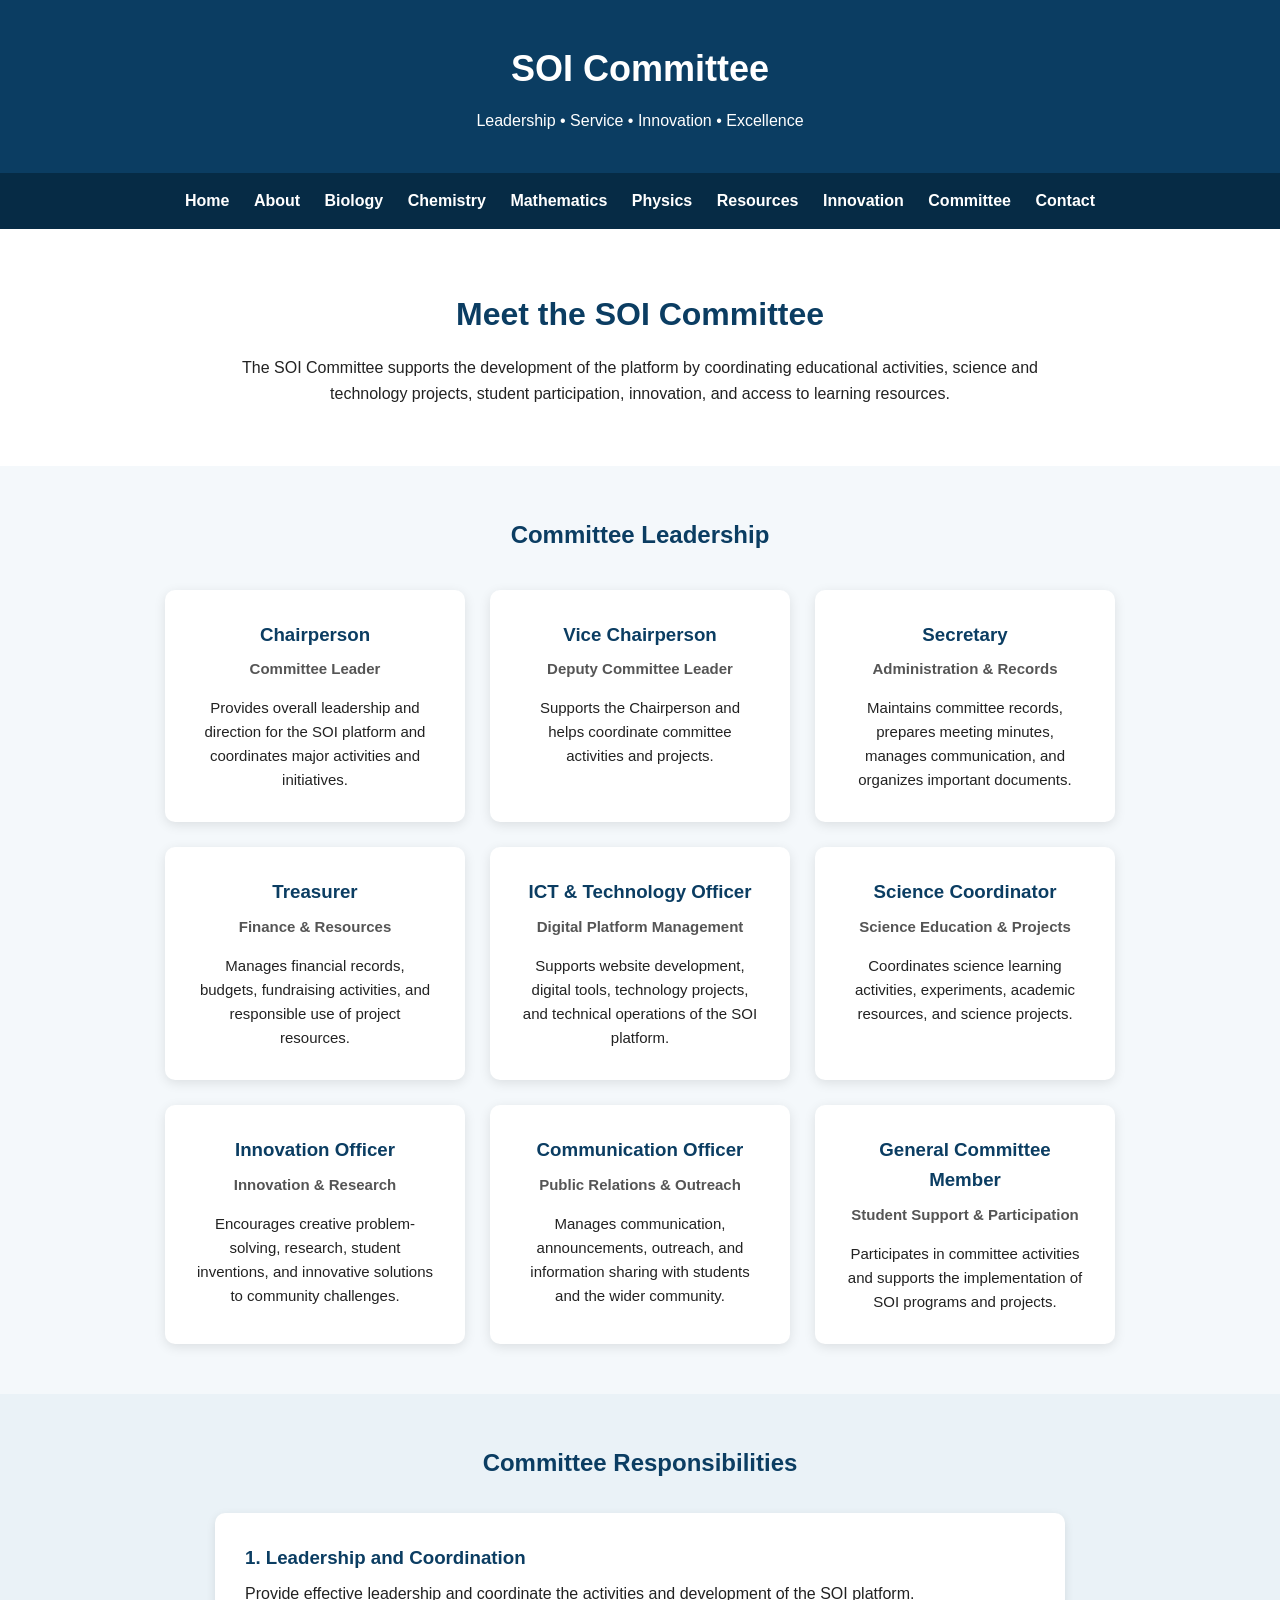
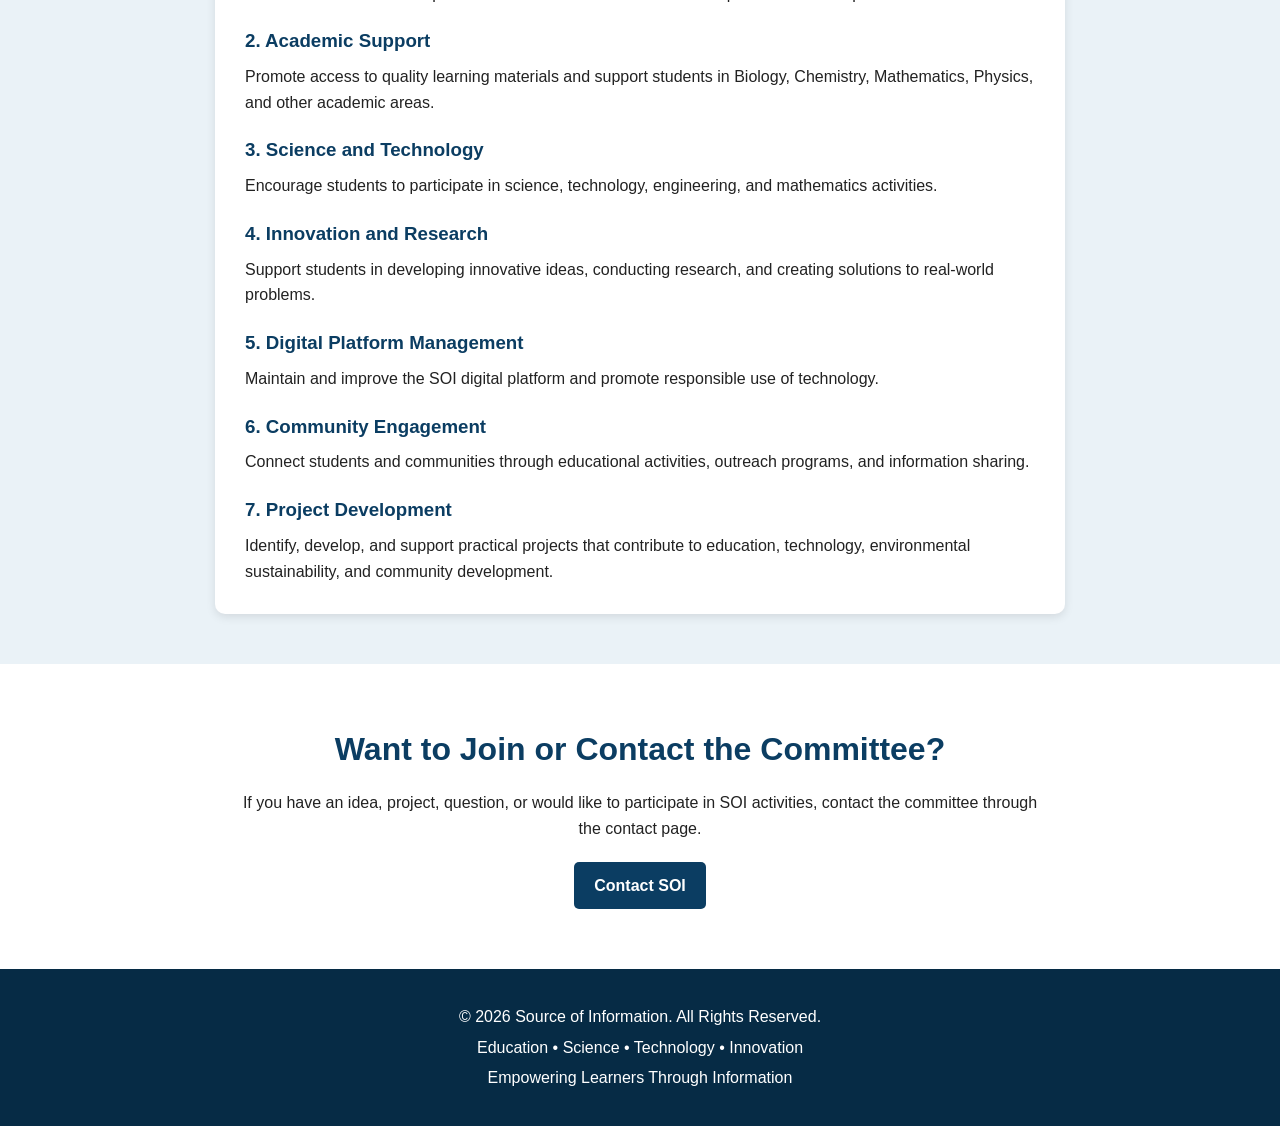
<file: committee.html>
<!DOCTYPE html>
<html lang="en">

<head>

<meta charset="UTF-8">

<meta name="viewport"
content="width=device-width, initial-scale=1.0">

<title>
SOI Committee | Source of Information
</title>

<style>

* {
    margin: 0;
    padding: 0;
    box-sizing: border-box;
}

body {
    font-family: Arial, sans-serif;
    background-color: #f4f8fb;
    color: #222;
    line-height: 1.6;
}

/* HEADER */

header {
    background-color: #0b3d62;
    color: white;
    text-align: center;
    padding: 40px 20px;
}

header h1 {
    font-size: 36px;
    margin-bottom: 10px;
}

/* NAVIGATION */

nav {
    background-color: #062b45;
    padding: 15px;
    text-align: center;
    position: sticky;
    top: 0;
    z-index: 1000;
}

nav a {
    color: white;
    text-decoration: none;
    margin: 0 10px;
    font-weight: bold;
    display: inline-block;
}

nav a:hover {
    color: #ffd700;
}

/* INTRO */

.intro {
    background-color: white;
    text-align: center;
    padding: 60px 20px;
}

.intro h2 {
    color: #0b3d62;
    font-size: 32px;
    margin-bottom: 15px;
}

.intro p {
    max-width: 800px;
    margin: auto;
}

/* COMMITTEE */

.committee {
    max-width: 1100px;
    margin: auto;
    padding: 50px 20px;
}

.committee h2 {
    text-align: center;
    color: #0b3d62;
    margin-bottom: 35px;
}

/* GRID */

.member-grid {
    display: flex;
    flex-wrap: wrap;
    justify-content: center;
    gap: 25px;
}

/* MEMBER CARD */

.member-card {
    background-color: white;
    width: 300px;
    padding: 30px;
    text-align: center;
    border-radius: 10px;
    box-shadow: 0 3px 12px rgba(0,0,0,0.1);
}

.member-card h3 {
    color: #0b3d62;
    margin-bottom: 8px;
}

.position {
    font-weight: bold;
    color: #555;
    margin-bottom: 15px;
}

.member-card p {
    font-size: 15px;
}

/* RESPONSIBILITIES */

.responsibilities {
    background-color: #eaf2f7;
    padding: 50px 20px;
}

.responsibilities h2 {
    text-align: center;
    color: #0b3d62;
    margin-bottom: 30px;
}

.responsibility-box {
    max-width: 850px;
    margin: auto;
    background-color: white;
    padding: 30px;
    border-radius: 10px;
    box-shadow: 0 3px 10px rgba(0,0,0,0.1);
}

.responsibility-box h3 {
    color: #0b3d62;
    margin-top: 20px;
    margin-bottom: 8px;
}

.responsibility-box h3:first-child {
    margin-top: 0;
}

/* BUTTON */

.button {
    display: inline-block;
    margin-top: 20px;
    padding: 11px 20px;
    background-color: #0b3d62;
    color: white;
    text-decoration: none;
    border-radius: 5px;
    font-weight: bold;
}

.button:hover {
    background-color: #062b45;
}

/* FOOTER */

footer {
    background-color: #062b45;
    color: white;
    text-align: center;
    padding: 30px 20px;
}

footer p {
    margin: 5px;
}

/* MOBILE */

@media (max-width: 700px) {

    nav a {
        display: block;
        margin: 8px;
    }

    .member-card {
        width: 90%;
    }

}

</style>

</head>


<body>


<!-- HEADER -->

<header>

<h1>
SOI Committee
</h1>

<p>
Leadership • Service • Innovation • Excellence
</p>

</header>


<!-- NAVIGATION -->

<nav>

<a href="index.html">
Home
</a>

<a href="about.html">
About
</a>

<a href="biology.html">
Biology
</a>

<a href="chemistry.html">
Chemistry
</a>

<a href="mathematics.html">
Mathematics
</a>

<a href="physics.html">
Physics
</a>

<a href="resources.html">
Resources
</a>

<a href="innovation.html">
Innovation
</a>

<a href="committee.html">
Committee
</a>

<a href="contact.html">
Contact
</a>

</nav>


<!-- INTRODUCTION -->

<section class="intro">

<h2>
Meet the SOI Committee
</h2>

<p>

The SOI Committee supports the development of
the platform by coordinating educational activities,
science and technology projects, student participation,
innovation, and access to learning resources.

</p>

</section>


<!-- COMMITTEE MEMBERS -->

<section class="committee">

<h2>
Committee Leadership
</h2>


<div class="member-grid">


<!-- CHAIRPERSON -->

<div class="member-card">

<h3>
Chairperson
</h3>

<p class="position">
Committee Leader
</p>

<p>

Provides overall leadership and direction for
the SOI platform and coordinates major activities
and initiatives.

</p>

</div>


<!-- VICE CHAIRPERSON -->

<div class="member-card">

<h3>
Vice Chairperson
</h3>

<p class="position">
Deputy Committee Leader
</p>

<p>

Supports the Chairperson and helps coordinate
committee activities and projects.

</p>

</div>


<!-- SECRETARY -->

<div class="member-card">

<h3>
Secretary
</h3>

<p class="position">
Administration & Records
</p>

<p>

Maintains committee records, prepares meeting
minutes, manages communication, and organizes
important documents.

</p>

</div>


<!-- TREASURER -->

<div class="member-card">

<h3>
Treasurer
</h3>

<p class="position">
Finance & Resources
</p>

<p>

Manages financial records, budgets, fundraising
activities, and responsible use of project resources.

</p>

</div>


<!-- ICT OFFICER -->

<div class="member-card">

<h3>
ICT & Technology Officer
</h3>

<p class="position">
Digital Platform Management
</p>

<p>

Supports website development, digital tools,
technology projects, and technical operations
of the SOI platform.

</p>

</div>


<!-- SCIENCE COORDINATOR -->

<div class="member-card">

<h3>
Science Coordinator
</h3>

<p class="position">
Science Education & Projects
</p>

<p>

Coordinates science learning activities,
experiments, academic resources, and science
projects.

</p>

</div>


<!-- INNOVATION OFFICER -->

<div class="member-card">

<h3>
Innovation Officer
</h3>

<p class="position">
Innovation & Research
</p>

<p>

Encourages creative problem-solving, research,
student inventions, and innovative solutions
to community challenges.

</p>

</div>


<!-- COMMUNICATION OFFICER -->

<div class="member-card">

<h3>
Communication Officer
</h3>

<p class="position">
Public Relations & Outreach
</p>

<p>

Manages communication, announcements, outreach,
and information sharing with students and the
wider community.

</p>

</div>


<!-- MEMBER -->

<div class="member-card">

<h3>
General Committee Member
</h3>

<p class="position">
Student Support & Participation
</p>

<p>

Participates in committee activities and supports
the implementation of SOI programs and projects.

</p>

</div>


</div>

</section>


<!-- RESPONSIBILITIES -->

<section class="responsibilities">

<h2>
Committee Responsibilities
</h2>


<div class="responsibility-box">


<h3>
1. Leadership and Coordination
</h3>

<p>

Provide effective leadership and coordinate
the activities and development of the SOI platform.

</p>


<h3>
2. Academic Support
</h3>

<p>

Promote access to quality learning materials
and support students in Biology, Chemistry,
Mathematics, Physics, and other academic areas.

</p>


<h3>
3. Science and Technology
</h3>

<p>

Encourage students to participate in science,
technology, engineering, and mathematics activities.

</p>


<h3>
4. Innovation and Research
</h3>

<p>

Support students in developing innovative ideas,
conducting research, and creating solutions
to real-world problems.

</p>


<h3>
5. Digital Platform Management
</h3>

<p>

Maintain and improve the SOI digital platform
and promote responsible use of technology.

</p>


<h3>
6. Community Engagement
</h3>

<p>

Connect students and communities through
educational activities, outreach programs,
and information sharing.

</p>


<h3>
7. Project Development
</h3>

<p>

Identify, develop, and support practical projects
that contribute to education, technology,
environmental sustainability, and community development.

</p>


</div>

</section>


<!-- CONTACT -->

<section class="intro">

<h2>
Want to Join or Contact the Committee?
</h2>

<p>

If you have an idea, project, question, or would
like to participate in SOI activities, contact
the committee through the contact page.

</p>

<a href="contact.html"
class="button">

Contact SOI

</a>

</section>


<!-- FOOTER -->

<footer>

<p>
&copy; 2026 Source of Information.
All Rights Reserved.
</p>

<p>
Education • Science • Technology • Innovation
</p>

<p>
Empowering Learners Through Information
</p>

</footer>


</body>

</html>
</file>
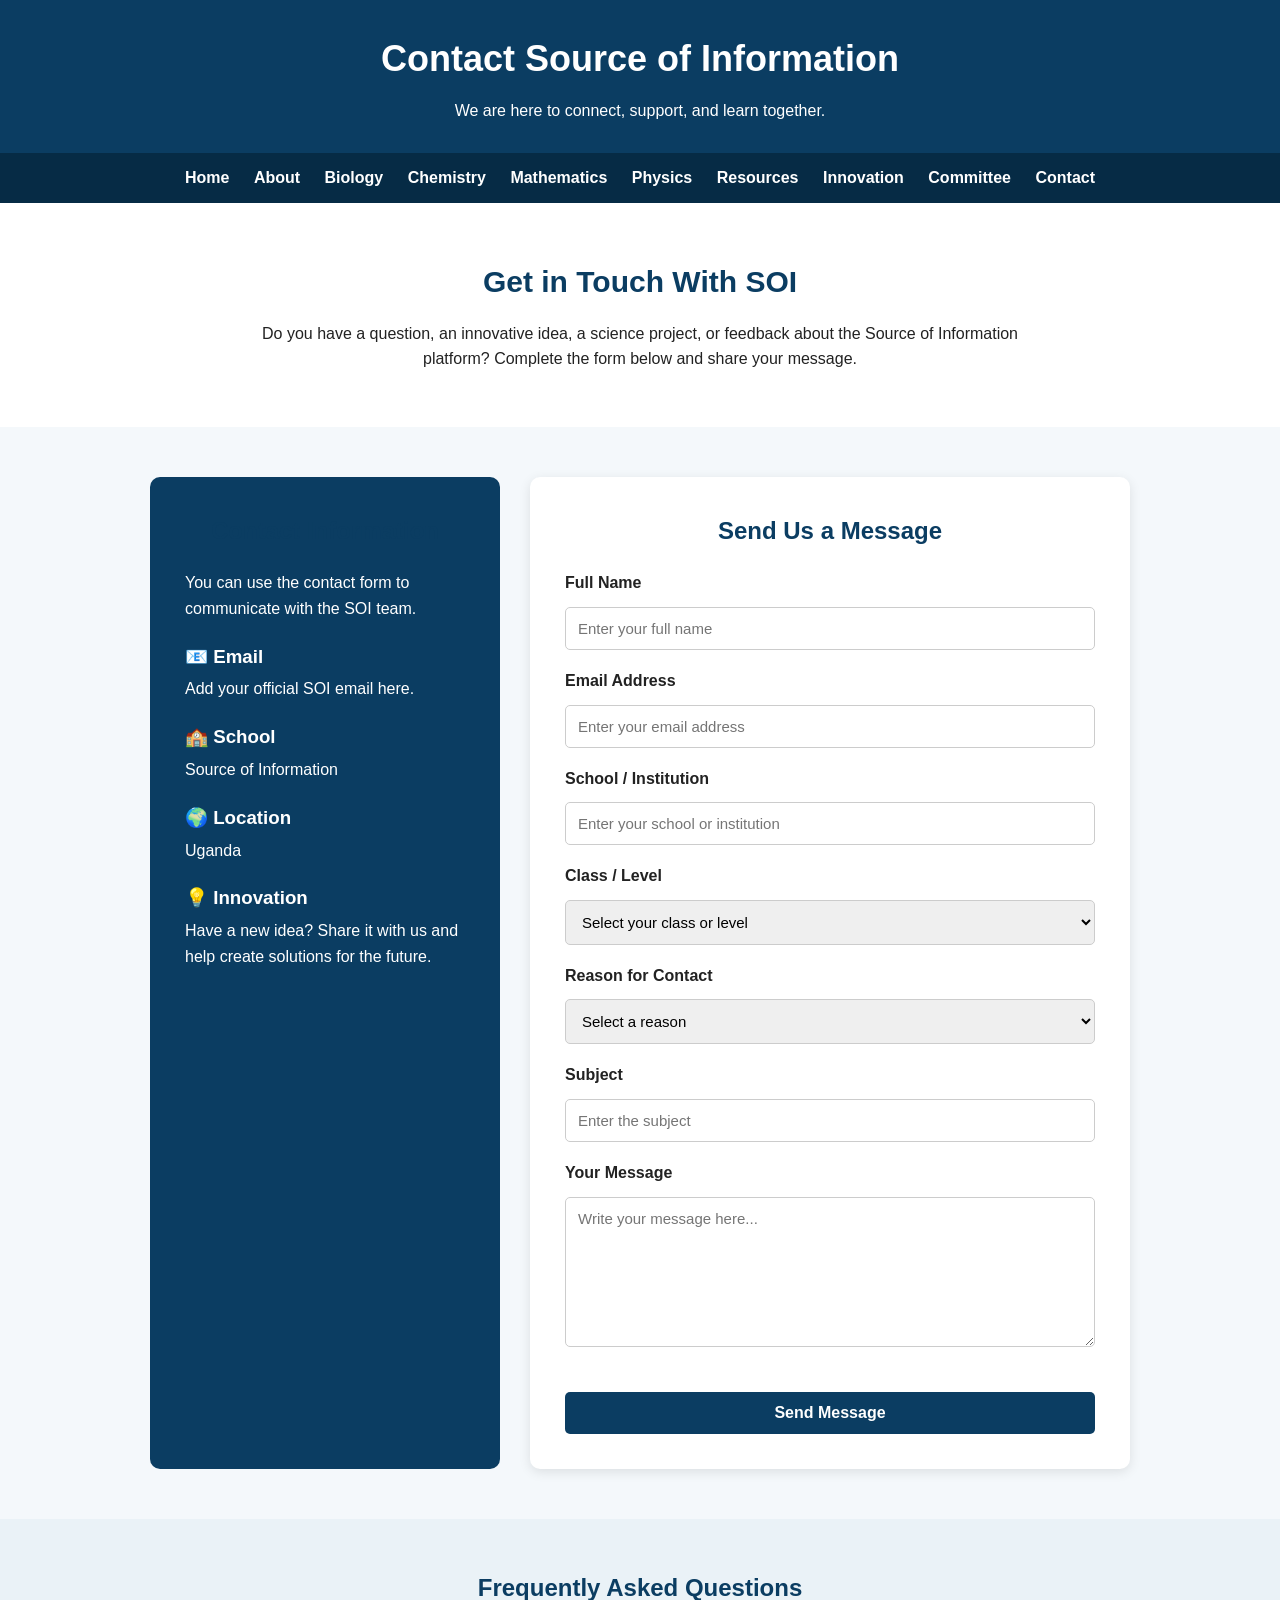
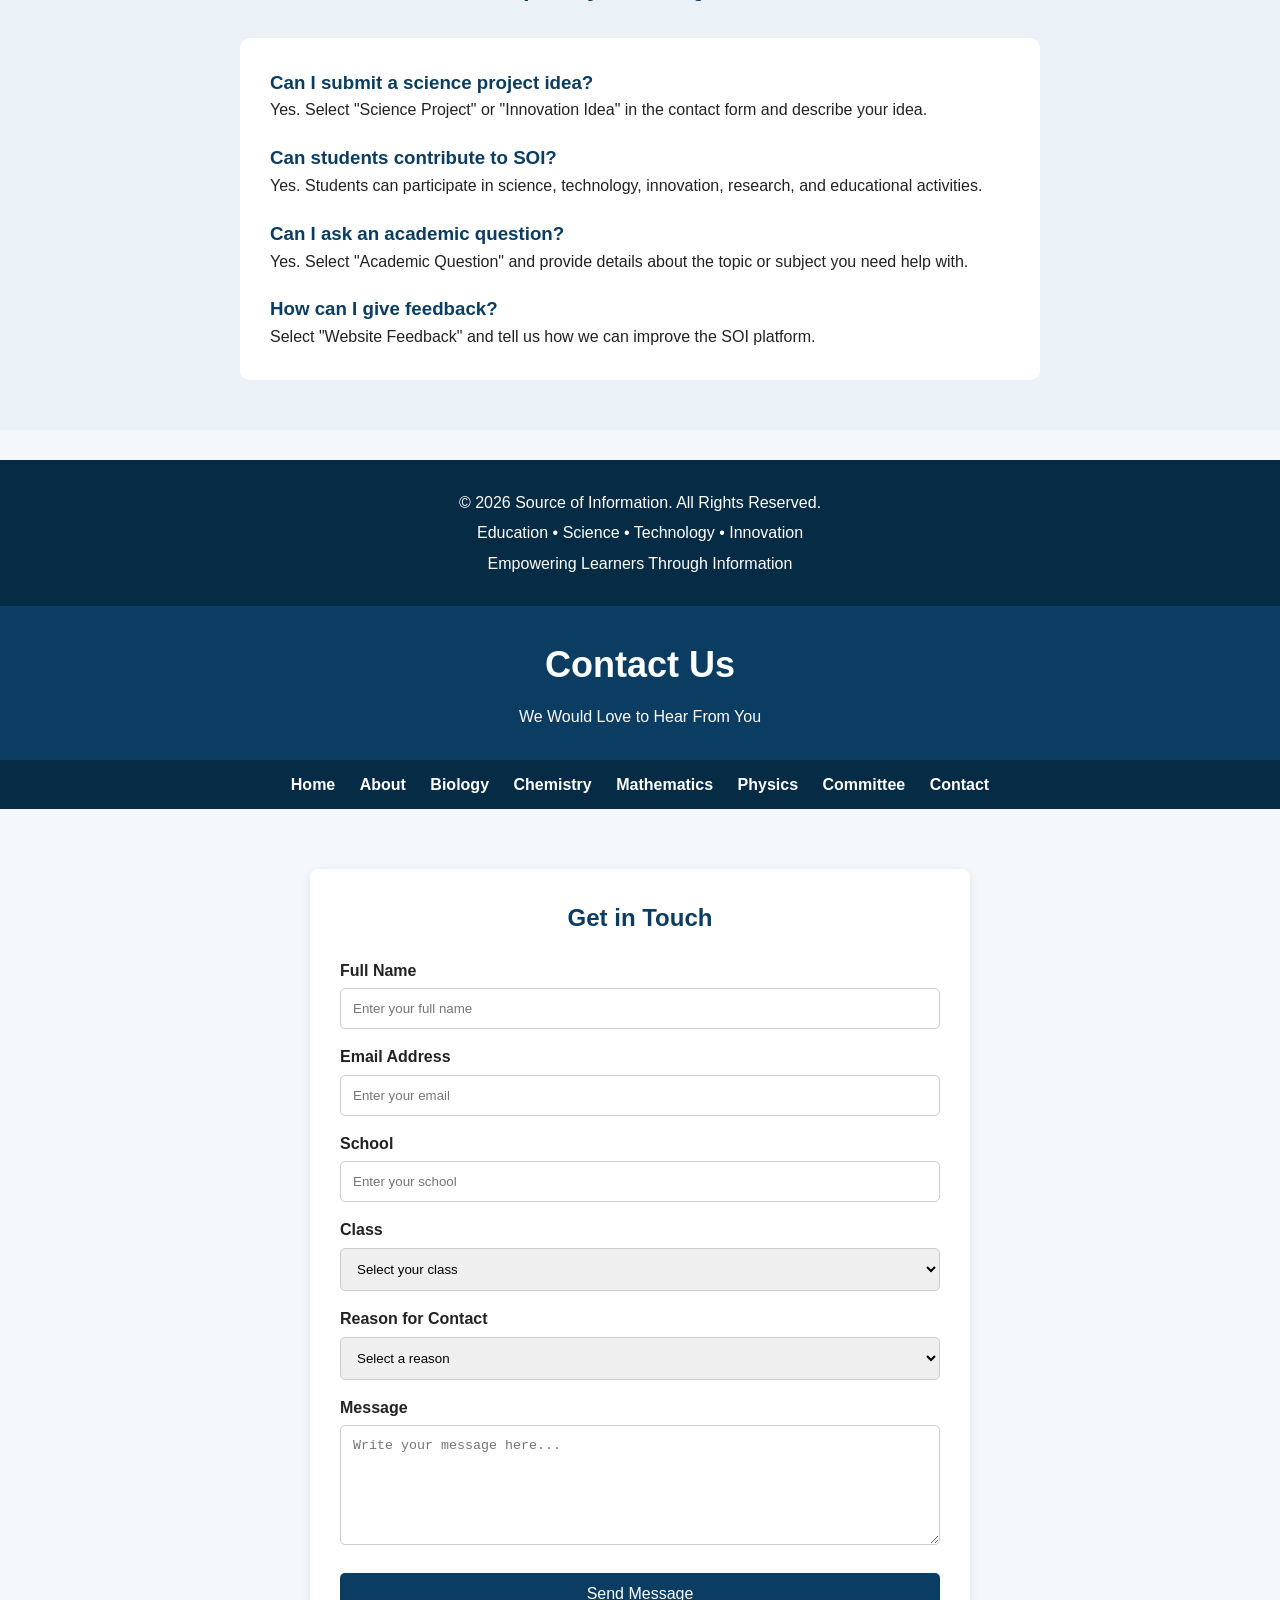
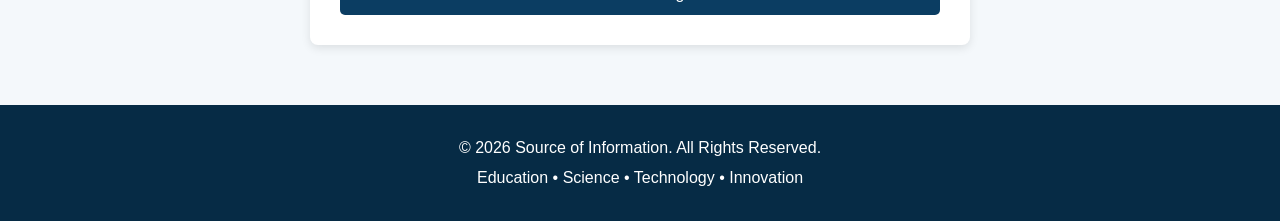
<file: contact.html>
<!DOCTYPE html>
<html lang="en">
<head>
    <meta charset="UTF-8">
    <meta name="viewport" content="width=device-width, initial-scale=1.0">
    <title>Contact | Source of Information</title>
<!DOCTYPE html>
<html lang="en">

<head>

<meta charset="UTF-8">

<meta name="viewport"
content="width=device-width, initial-scale=1.0">

<title>
Contact SOI | Source of Information
</title>

<style>

* {
    margin: 0;
    padding: 0;
    box-sizing: border-box;
}

body {
    font-family: Arial, sans-serif;
    background-color: #f4f8fb;
    color: #222;
    line-height: 1.6;
}

/* HEADER */

header {
    background-color: #0b3d62;
    color: white;
    text-align: center;
    padding: 40px 20px;
}

header h1 {
    font-size: 36px;
    margin-bottom: 10px;
}

/* NAVIGATION */

nav {
    background-color: #062b45;
    padding: 15px;
    text-align: center;
    position: sticky;
    top: 0;
    z-index: 1000;
}

nav a {
    color: white;
    text-decoration: none;
    margin: 0 10px;
    font-weight: bold;
    display: inline-block;
}

nav a:hover {
    color: #ffd700;
}

/* INTRO */

.intro {
    background-color: white;
    text-align: center;
    padding: 55px 20px;
}

.intro h2 {
    color: #0b3d62;
    font-size: 30px;
    margin-bottom: 15px;
}

.intro p {
    max-width: 800px;
    margin: auto;
}

/* CONTACT AREA */

.contact-section {
    max-width: 1100px;
    margin: auto;
    padding: 50px 20px;
}

.contact-grid {
    display: flex;
    flex-wrap: wrap;
    gap: 30px;
    justify-content: center;
}

/* CONTACT INFORMATION */

.contact-info {
    background-color: #0b3d62;
    color: white;
    width: 350px;
    padding: 35px;
    border-radius: 10px;
}

.contact-info h2 {
    margin-bottom: 20px;
}

.contact-info h3 {
    margin-top: 20px;
    margin-bottom: 5px;
}

.contact-info p {
    margin-bottom: 10px;
}

/* FORM */

.contact-form {
    background-color: white;
    width: 600px;
    padding: 35px;
    border-radius: 10px;
    box-shadow: 0 3px 12px rgba(0,0,0,0.1);
}

.contact-form h2 {
    color: #0b3d62;
    margin-bottom: 20px;
}

.form-group {
    margin-bottom: 18px;
}

.form-group label {
    display: block;
    font-weight: bold;
    margin-bottom: 6px;
}

.form-group input,
.form-group select,
.form-group textarea {
    width: 100%;
    padding: 12px;
    border: 1px solid #ccc;
    border-radius: 5px;
    font-family: Arial, sans-serif;
    font-size: 15px;
}

.form-group textarea {
    min-height: 150px;
    resize: vertical;
}

/* BUTTON */

.button {
    background-color: #0b3d62;
    color: white;
    border: none;
    padding: 12px 25px;
    border-radius: 5px;
    font-size: 16px;
    font-weight: bold;
    cursor: pointer;
}

.button:hover {
    background-color: #062b45;
}

/* SUCCESS MESSAGE */

#successMessage {
    display: none;
    margin-top: 20px;
    padding: 15px;
    background-color: #eaf2f7;
    border-left: 4px solid #0b3d62;
}

/* FAQ */

.faq {
    background-color: #eaf2f7;
    padding: 50px 20px;
}

.faq h2 {
    text-align: center;
    color: #0b3d62;
    margin-bottom: 30px;
}

.faq-box {
    max-width: 800px;
    margin: auto;
    background-color: white;
    padding: 30px;
    border-radius: 10px;
}

.faq-box h3 {
    color: #0b3d62;
    margin-top: 20px;
}

.faq-box h3:first-child {
    margin-top: 0;
}

/* FOOTER */

footer {
    background-color: #062b45;
    color: white;
    text-align: center;
    padding: 30px 20px;
}

footer p {
    margin: 5px;
}

/* MOBILE */

@media (max-width: 700px) {

    nav a {
        display: block;
        margin: 8px;
    }

    .contact-info,
    .contact-form {
        width: 90%;
    }

}

</style>

</head>


<body>


<!-- HEADER -->

<header>

<h1>
Contact Source of Information
</h1>

<p>
We are here to connect, support, and learn together.
</p>

</header>


<!-- NAVIGATION -->

<nav>

<a href="index.html">
Home
</a>

<a href="about.html">
About
</a>

<a href="biology.html">
Biology
</a>

<a href="chemistry.html">
Chemistry
</a>

<a href="mathematics.html">
Mathematics
</a>

<a href="physics.html">
Physics
</a>

<a href="resources.html">
Resources
</a>

<a href="innovation.html">
Innovation
</a>

<a href="committee.html">
Committee
</a>

<a href="contact.html">
Contact
</a>

</nav>


<!-- INTRODUCTION -->

<section class="intro">

<h2>
Get in Touch With SOI
</h2>

<p>

Do you have a question, an innovative idea,
a science project, or feedback about the
Source of Information platform?

Complete the form below and share your message.

</p>

</section>


<!-- CONTACT SECTION -->

<section class="contact-section">

<div class="contact-grid">


<!-- CONTACT INFORMATION -->

<div class="contact-info">

<h2>
Contact Information
</h2>

<p>

You can use the contact form to communicate
with the SOI team.

</p>

<h3>
📧 Email
</h3>

<p>
Add your official SOI email here.
</p>

<h3>
🏫 School
</h3>

<p>
Source of Information
</p>

<h3>
🌍 Location
</h3>

<p>
Uganda
</p>

<h3>
💡 Innovation
</h3>

<p>

Have a new idea? Share it with us and
help create solutions for the future.

</p>

</div>


<!-- CONTACT FORM -->

<div class="contact-form">

<h2>
Send Us a Message
</h2>

<form id="contactForm">


<!-- NAME -->

<div class="form-group">

<label for="name">
Full Name
</label>

<input
type="text"
id="name"
name="name"
placeholder="Enter your full name"
required>

</div>


<!-- EMAIL -->

<div class="form-group">

<label for="email">
Email Address
</label>

<input
type="email"
id="email"
name="email"
placeholder="Enter your email address"
required>

</div>


<!-- SCHOOL -->

<div class="form-group">

<label for="school">
School / Institution
</label>

<input
type="text"
id="school"
name="school"
placeholder="Enter your school or institution"
required>

</div>


<!-- CLASS -->

<div class="form-group">

<label for="class">
Class / Level
</label>

<select
id="class"
name="class"
required>

<option value="">
Select your class or level
</option>

<option>
S1
</option>

<option>
S2
</option>

<option>
S3
</option>

<option>
S4
</option>

<option>
S5
</option>

<option>
S6
</option>

<option>
University / College
</option>

<option>
Teacher
</option>

<option>
Other
</option>

</select>

</div>


<!-- REASON -->

<div class="form-group">

<label for="reason">
Reason for Contact
</label>

<select
id="reason"
name="reason"
required>

<option value="">
Select a reason
</option>

<option>
Academic Question
</option>

<option>
Science Project
</option>

<option>
Innovation Idea
</option>

<option>
Technology Question
</option>

<option>
Committee
</option>

<option>
Website Feedback
</option>

<option>
General Inquiry
</option>

</select>

</div>


<!-- SUBJECT -->

<div class="form-group">

<label for="subject">
Subject
</label>

<input
type="text"
id="subject"
name="subject"
placeholder="Enter the subject"
required>

</div>


<!-- MESSAGE -->

<div class="form-group">

<label for="message">
Your Message
</label>

<textarea
id="message"
name="message"
placeholder="Write your message here..."
required></textarea>

</div>


<!-- SUBMIT -->

<button
type="submit"
class="button">

Send Message

</button>


</form>


<!-- SUCCESS MESSAGE -->

<div id="successMessage">

<strong>
Thank you!
</strong>

Your message has been received.
We will get back to you as soon as possible.

</div>


</div>

</div>

</section>


<!-- FAQ -->

<section class="faq">

<h2>
Frequently Asked Questions
</h2>


<div class="faq-box">


<h3>
Can I submit a science project idea?
</h3>

<p>

Yes. Select "Science Project" or
"Innovation Idea" in the contact form
and describe your idea.

</p>


<h3>
Can students contribute to SOI?
</h3>

<p>

Yes. Students can participate in science,
technology, innovation, research, and
educational activities.

</p>


<h3>
Can I ask an academic question?
</h3>

<p>

Yes. Select "Academic Question" and
provide details about the topic or
subject you need help with.

</p>


<h3>
How can I give feedback?
</h3>

<p>

Select "Website Feedback" and tell us
how we can improve the SOI platform.

</p>


</div>

</section>


<!-- FOOTER -->

<footer>

<p>
&copy; 2026 Source of Information.
All Rights Reserved.
</p>

<p>
Education • Science • Technology • Innovation
</p>

<p>
Empowering Learners Through Information
</p>

</footer>


<!-- JAVASCRIPT -->

<script>

document
.getElementById("contactForm")
.addEventListener("submit", function(event) {

event.preventDefault();

document
.getElementById("successMessage")
.style.display = "block";

this.reset();

});

</script>


</body>

</html>
    <style>
        * { box-sizing: border-box; margin: 0; padding: 0; }

        body {
            font-family: Arial, sans-serif;
            background: #f4f8fb;
            color: #222;
            line-height: 1.6;
        }

        header {
            background: #0b3d62;
            color: white;
            text-align: center;
            padding: 30px 20px;
        }

        nav {
            background: #062b45;
            padding: 12px;
            text-align: center;
        }

        nav a {
            color: white;
            text-decoration: none;
            margin: 0 10px;
            font-weight: bold;
        }

        nav a:hover { color: #ffd700; }

        .container {
            max-width: 700px;
            margin: 40px auto;
            padding: 20px;
        }

        .contact-box {
            background: white;
            padding: 30px;
            border-radius: 8px;
            box-shadow: 0 3px 10px rgba(0,0,0,0.1);
        }

        h2 {
            color: #0b3d62;
            text-align: center;
            margin-bottom: 20px;
        }

        label {
            display: block;
            margin-top: 15px;
            font-weight: bold;
        }

        input, textarea, select {
            width: 100%;
            padding: 12px;
            margin-top: 5px;
            border: 1px solid #ccc;
            border-radius: 5px;
        }

        textarea {
            height: 120px;
            resize: vertical;
        }

        button {
            width: 100%;
            margin-top: 20px;
            padding: 12px;
            background: #0b3d62;
            color: white;
            border: none;
            border-radius: 5px;
            cursor: pointer;
            font-size: 16px;
        }

        button:hover {
            background: #062b45;
        }

        footer {
            background: #062b45;
            color: white;
            text-align: center;
            padding: 25px;
            margin-top: 30px;
        }

        @media (max-width: 600px) {
            nav a {
                display: block;
                margin: 8px;
            }
        }
    </style>
</head>

<body>

<header>
    <h1>Contact Us</h1>
    <p>We Would Love to Hear From You</p>
</header>

<nav>
    <a href="index.html">Home</a>
    <a href="about.html">About</a>
    <a href="biology.html">Biology</a>
    <a href="chemistry.html">Chemistry</a>
    <a href="mathematics.html">Mathematics</a>
    <a href="physics.html">Physics</a>
    <a href="committee.html">Committee</a>
    <a href="contact.html">Contact</a>
</nav>

<div class="container">

    <div class="contact-box">

        <h2>Get in Touch</h2>

        <form>

            <label for="name">Full Name</label>
            <input type="text" id="name" name="name" placeholder="Enter your full name">

            <label for="email">Email Address</label>
            <input type="email" id="email" name="email" placeholder="Enter your email">

            <label for="school">School</label>
            <input type="text" id="school" name="school" placeholder="Enter your school">

            <label for="class">Class</label>
            <select id="class" name="class">
                <option value="">Select your class</option>
                <option>S1</option>
                <option>S2</option>
                <option>S3</option>
                <option>S4</option>
                <option>S5</option>
                <option>S6</option>
            </select>

            <label for="reason">Reason for Contact</label>
            <select id="reason" name="reason">
                <option value="">Select a reason</option>
                <option>General Inquiry</option>
                <option>Academic Support</option>
                <option>Science and Technology</option>
                <option>Partnership</option>
                <option>Feedback</option>
                <option>Other</option>
            </select>

            <label for="message">Message</label>
            <textarea id="message" name="message"
                placeholder="Write your message here..."></textarea>

            <button type="submit">Send Message</button>

        </form>

    </div>

</div>

<footer>
    <p>&copy; 2026 Source of Information. All Rights Reserved.</p>
    <p>Education • Science • Technology • Innovation</p>
</footer>

</body>
</html>
</file>
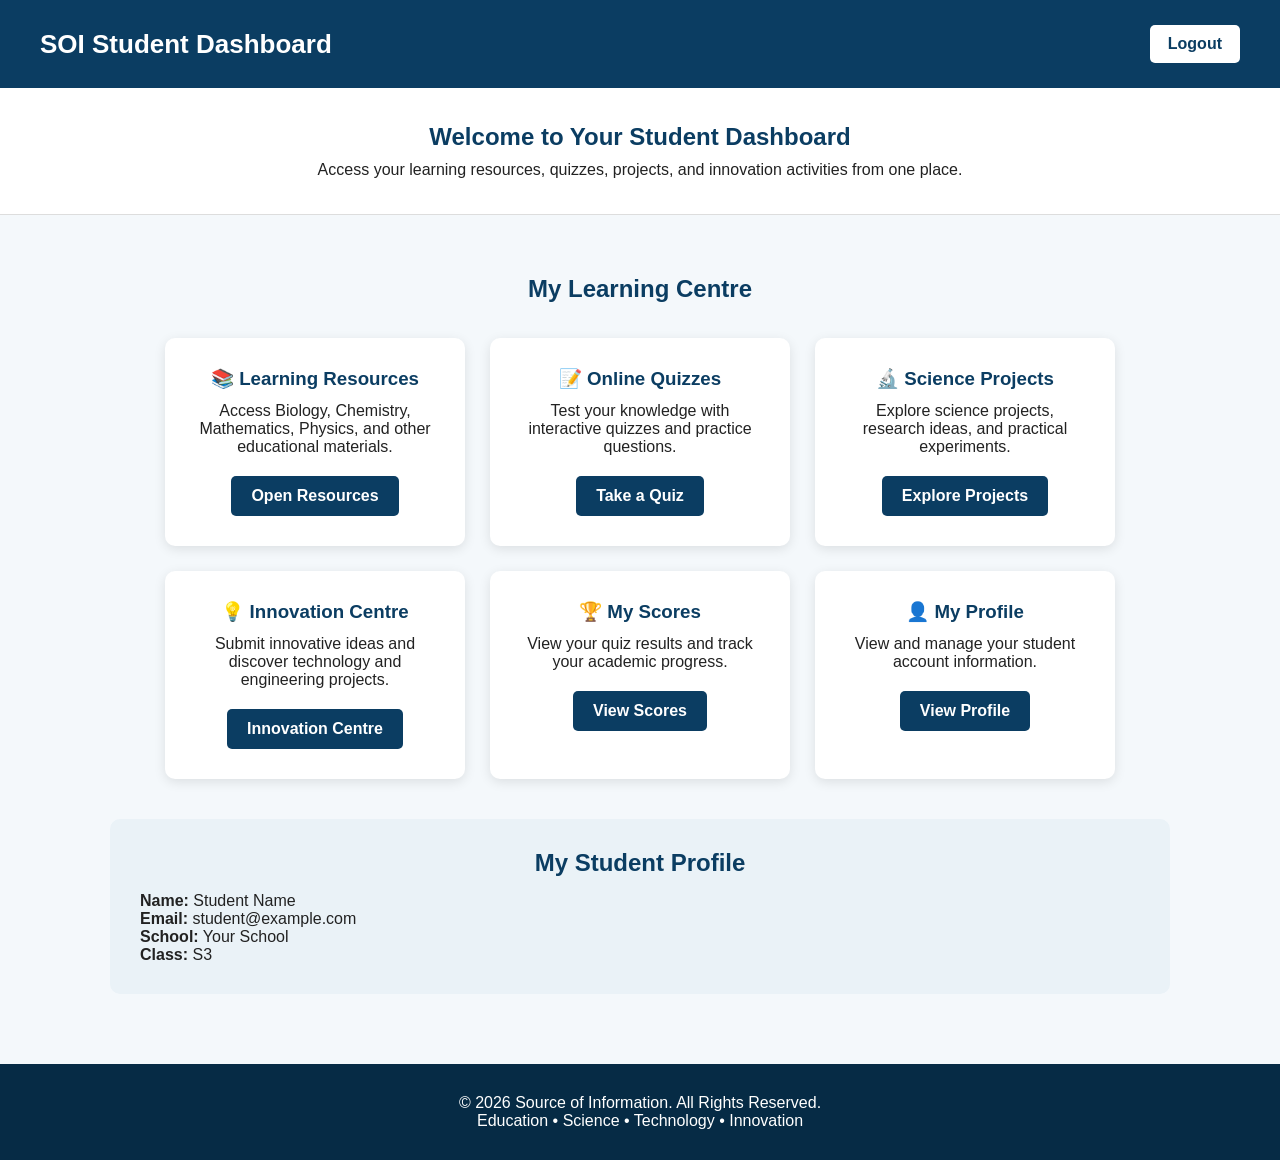
<file: dashboard.html>
<!DOCTYPE html>
<html lang="en">

<head>

<meta charset="UTF-8">

<meta name="viewport"
content="width=device-width, initial-scale=1.0">

<title>
Student Dashboard | SOI Platform
</title>

<style>

/* =========================
   GENERAL
========================= */

* {
    margin: 0;
    padding: 0;
    box-sizing: border-box;
}

body {
    font-family: Arial, sans-serif;
    background-color: #f4f8fb;
    color: #222;
}


/* =========================
   HEADER
========================= */

header {
    background-color: #0b3d62;
    color: white;
    padding: 25px 40px;
    display: flex;
    justify-content: space-between;
    align-items: center;
}

header h1 {
    font-size: 26px;
}

.logout {
    background-color: white;
    color: #0b3d62;
    padding: 10px 18px;
    border-radius: 5px;
    text-decoration: none;
    font-weight: bold;
}

.logout:hover {
    background-color: #ddd;
}


/* =========================
   WELCOME
========================= */

.welcome {
    background-color: white;
    padding: 35px;
    text-align: center;
    border-bottom: 1px solid #ddd;
}

.welcome h2 {
    color: #0b3d62;
    margin-bottom: 10px;
}


/* =========================
   DASHBOARD
========================= */

.dashboard {
    max-width: 1100px;
    margin: 40px auto;
    padding: 20px;
}

.dashboard h2 {
    text-align: center;
    color: #0b3d62;
    margin-bottom: 35px;
}


/* =========================
   CARDS
========================= */

.card-grid {
    display: flex;
    flex-wrap: wrap;
    justify-content: center;
    gap: 25px;
}

.card {
    background-color: white;
    width: 300px;
    padding: 30px;
    border-radius: 10px;
    text-align: center;
    box-shadow: 0 3px 12px rgba(0,0,0,0.1);
}

.card h3 {
    color: #0b3d62;
    margin-bottom: 12px;
}

.card p {
    margin-bottom: 20px;
}


/* =========================
   BUTTON
========================= */

.button {
    display: inline-block;
    background-color: #0b3d62;
    color: white;
    text-decoration: none;
    padding: 11px 20px;
    border-radius: 5px;
    font-weight: bold;
}

.button:hover {
    background-color: #062b45;
}


/* =========================
   PROFILE
========================= */

.profile {
    background-color: #eaf2f7;
    margin-top: 40px;
    padding: 30px;
    border-radius: 10px;
}

.profile h2 {
    color: #0b3d62;
    margin-bottom: 15px;
}


/* =========================
   FOOTER
========================= */

footer {
    background-color: #062b45;
    color: white;
    text-align: center;
    padding: 30px;
    margin-top: 50px;
}


/* =========================
   MOBILE
========================= */

@media (max-width: 700px) {

    header {
        flex-direction: column;
        gap: 15px;
        text-align: center;
    }

    .card {
        width: 90%;
    }

}

</style>

</head>


<body>


<!-- =========================
     HEADER
========================= -->

<header>

<h1>
SOI Student Dashboard
</h1>

<a href="login.html"
class="logout">

Logout

</a>

</header>


<!-- =========================
     WELCOME
========================= -->

<section class="welcome">

<h2>
Welcome to Your Student Dashboard
</h2>

<p>
Access your learning resources,
quizzes, projects, and innovation activities
from one place.
</p>

</section>


<!-- =========================
     DASHBOARD
========================= -->

<section class="dashboard">

<h2>
My Learning Centre
</h2>


<div class="card-grid">


<!-- RESOURCES -->

<div class="card">

<h3>
📚 Learning Resources
</h3>

<p>

Access Biology, Chemistry,
Mathematics, Physics, and
other educational materials.

</p>

<a href="resources.html"
class="button">

Open Resources

</a>

</div>


<!-- QUIZZES -->

<div class="card">

<h3>
📝 Online Quizzes
</h3>

<p>

Test your knowledge with
interactive quizzes and
practice questions.

</p>

<a href="#"
class="button">

Take a Quiz

</a>

</div>


<!-- PROJECTS -->

<div class="card">

<h3>
🔬 Science Projects
</h3>

<p>

Explore science projects,
research ideas, and practical
experiments.

</p>

<a href="innovation.html"
class="button">

Explore Projects

</a>

</div>


<!-- INNOVATION -->

<div class="card">

<h3>
💡 Innovation Centre
</h3>

<p>

Submit innovative ideas and
discover technology and
engineering projects.

</p>

<a href="innovation.html"
class="button">

Innovation Centre

</a>

</div>


<!-- SCORES -->

<div class="card">

<h3>
🏆 My Scores
</h3>

<p>

View your quiz results and
track your academic progress.

</p>

<a href="#"
class="button">

View Scores

</a>

</div>


<!-- PROFILE -->

<div class="card">

<h3>
👤 My Profile
</h3>

<p>

View and manage your
student account information.

</p>

<a href="#profile"
class="button">

View Profile

</a>

</div>


</div>


<!-- =========================
     PROFILE
========================= -->

<div class="profile"
id="profile">

<h2>
My Student Profile
</h2>

<p>
<strong>Name:</strong>
Student Name
</p>

<p>
<strong>Email:</strong>
student@example.com
</p>

<p>
<strong>School:</strong>
Your School
</p>

<p>
<strong>Class:</strong>
S3
</p>

</div>


</section>


<!-- =========================
     FOOTER
========================= -->

<footer>

<p>
&copy; 2026 Source of Information.
All Rights Reserved.
</p>

<p>
Education • Science • Technology • Innovation
</p>

</footer>


</body>

</html>
</file>
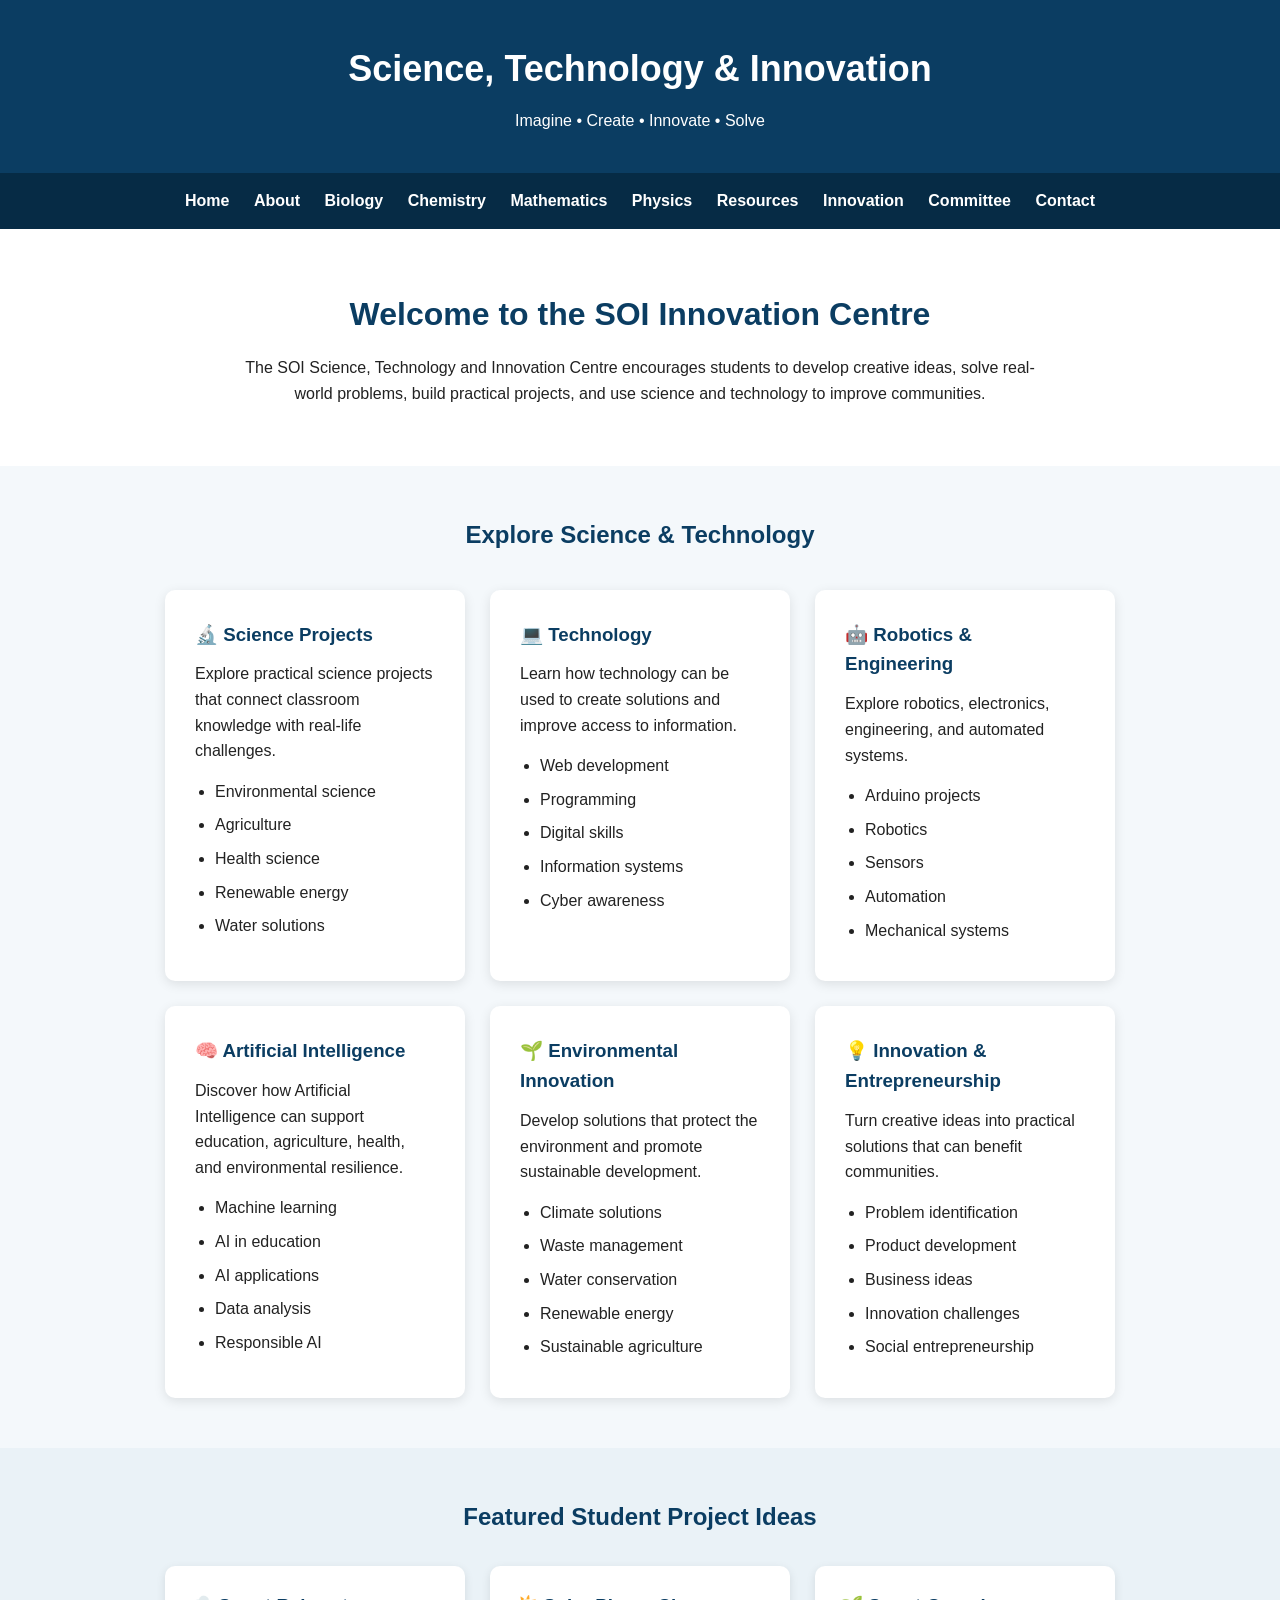
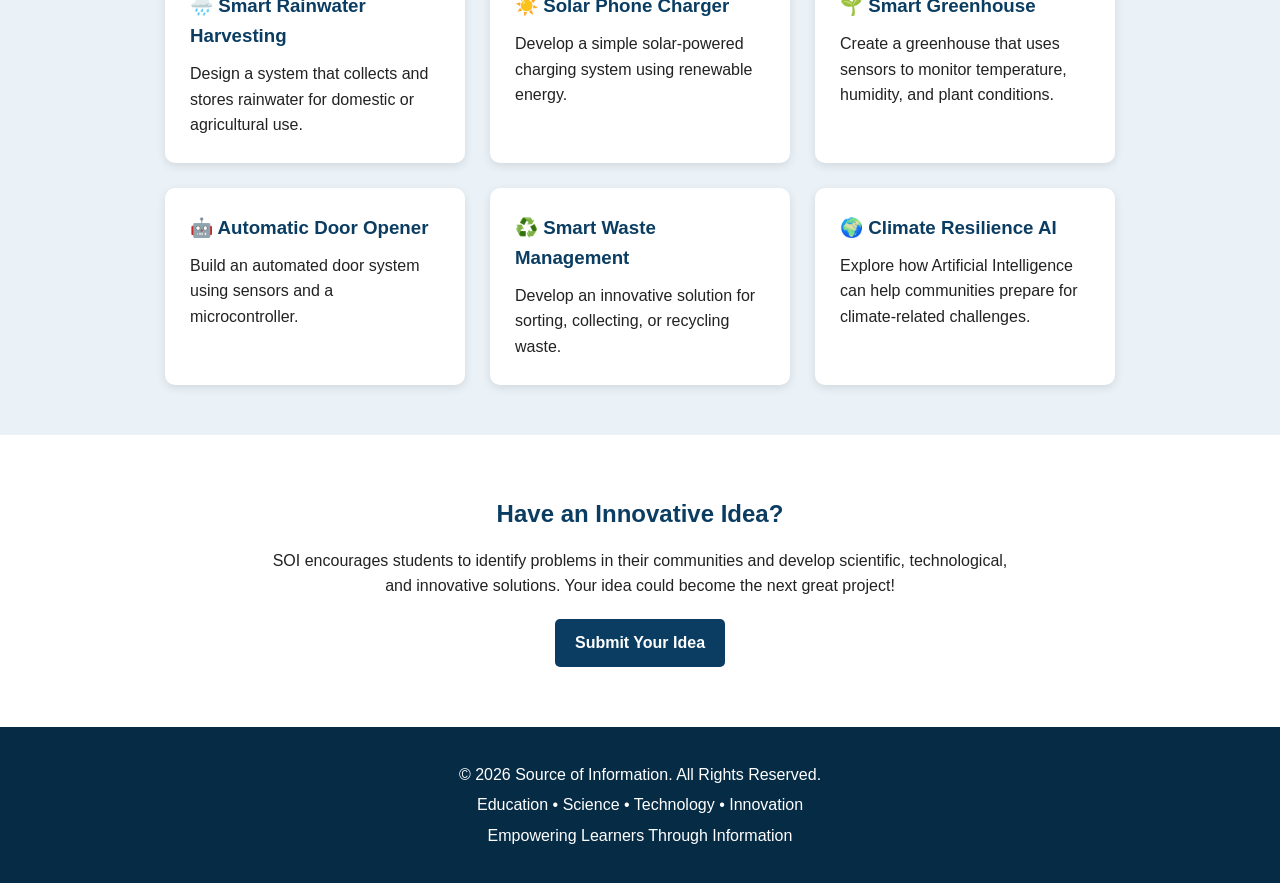
<file: innovation.html>
<!DOCTYPE html>
<html lang="en">

<head>

<meta charset="UTF-8">

<meta name="viewport"
content="width=device-width, initial-scale=1.0">

<title>
Science, Technology & Innovation | SOI
</title>

<style>

* {
    margin: 0;
    padding: 0;
    box-sizing: border-box;
}

body {
    font-family: Arial, sans-serif;
    background-color: #f4f8fb;
    color: #222;
    line-height: 1.6;
}

/* HEADER */

header {
    background-color: #0b3d62;
    color: white;
    text-align: center;
    padding: 40px 20px;
}

header h1 {
    font-size: 36px;
    margin-bottom: 10px;
}

/* NAVIGATION */

nav {
    background-color: #062b45;
    padding: 15px;
    text-align: center;
    position: sticky;
    top: 0;
    z-index: 1000;
}

nav a {
    color: white;
    text-decoration: none;
    margin: 0 10px;
    font-weight: bold;
    display: inline-block;
}

nav a:hover {
    color: #ffd700;
}

/* INTRO */

.intro {
    background-color: white;
    text-align: center;
    padding: 60px 20px;
}

.intro h2 {
    color: #0b3d62;
    font-size: 32px;
    margin-bottom: 15px;
}

.intro p {
    max-width: 800px;
    margin: auto;
}

/* MAIN CONTENT */

.container {
    max-width: 1100px;
    margin: auto;
    padding: 50px 20px;
}

.container > h2 {
    text-align: center;
    color: #0b3d62;
    margin-bottom: 35px;
}

/* CARDS */

.card-grid {
    display: flex;
    flex-wrap: wrap;
    justify-content: center;
    gap: 25px;
}

.card {
    background-color: white;
    width: 300px;
    padding: 30px;
    border-radius: 10px;
    box-shadow: 0 3px 12px rgba(0,0,0,0.1);
}

.card h3 {
    color: #0b3d62;
    margin-bottom: 12px;
}

.card ul {
    margin: 15px 0 0 20px;
}

.card li {
    margin-bottom: 8px;
}

/* PROJECT SECTION */

.projects {
    background-color: #eaf2f7;
    padding: 50px 20px;
}

.projects h2 {
    text-align: center;
    color: #0b3d62;
    margin-bottom: 30px;
}

.project-grid {
    max-width: 1100px;
    margin: auto;
    display: flex;
    flex-wrap: wrap;
    justify-content: center;
    gap: 25px;
}

.project {
    background-color: white;
    width: 300px;
    padding: 25px;
    border-radius: 10px;
    box-shadow: 0 3px 10px rgba(0,0,0,0.1);
}

.project h3 {
    color: #0b3d62;
    margin-bottom: 10px;
}

/* INNOVATION CHALLENGE */

.challenge {
    background-color: white;
    text-align: center;
    padding: 60px 20px;
}

.challenge h2 {
    color: #0b3d62;
    margin-bottom: 15px;
}

.challenge p {
    max-width: 750px;
    margin: auto;
}

/* BUTTON */

.button {
    display: inline-block;
    margin-top: 20px;
    padding: 11px 20px;
    background-color: #0b3d62;
    color: white;
    text-decoration: none;
    border-radius: 5px;
    font-weight: bold;
}

.button:hover {
    background-color: #062b45;
}

/* FOOTER */

footer {
    background-color: #062b45;
    color: white;
    text-align: center;
    padding: 30px 20px;
}

footer p {
    margin: 5px;
}

/* MOBILE */

@media (max-width: 700px) {

    nav a {
        display: block;
        margin: 8px;
    }

    .card,
    .project {
        width: 90%;
    }

}

</style>

</head>


<body>


<!-- HEADER -->

<header>

<h1>
Science, Technology & Innovation
</h1>

<p>
Imagine • Create • Innovate • Solve
</p>

</header>


<!-- NAVIGATION -->

<nav>

<a href="index.html">
Home
</a>

<a href="about.html">
About
</a>

<a href="biology.html">
Biology
</a>

<a href="chemistry.html">
Chemistry
</a>

<a href="mathematics.html">
Mathematics
</a>

<a href="physics.html">
Physics
</a>

<a href="resources.html">
Resources
</a>

<a href="innovation.html">
Innovation
</a>

<a href="committee.html">
Committee
</a>

<a href="contact.html">
Contact
</a>

</nav>


<!-- INTRODUCTION -->

<section class="intro">

<h2>
Welcome to the SOI Innovation Centre
</h2>

<p>

The SOI Science, Technology and Innovation Centre
encourages students to develop creative ideas,
solve real-world problems, build practical projects,
and use science and technology to improve communities.

</p>

</section>


<!-- AREAS -->

<section class="container">

<h2>
Explore Science & Technology
</h2>


<div class="card-grid">


<!-- SCIENCE -->

<div class="card">

<h3>
🔬 Science Projects
</h3>

<p>

Explore practical science projects that connect
classroom knowledge with real-life challenges.

</p>

<ul>

<li>
Environmental science
</li>

<li>
Agriculture
</li>

<li>
Health science
</li>

<li>
Renewable energy
</li>

<li>
Water solutions
</li>

</ul>

</div>


<!-- TECHNOLOGY -->

<div class="card">

<h3>
💻 Technology
</h3>

<p>

Learn how technology can be used to create
solutions and improve access to information.

</p>

<ul>

<li>
Web development
</li>

<li>
Programming
</li>

<li>
Digital skills
</li>

<li>
Information systems
</li>

<li>
Cyber awareness
</li>

</ul>

</div>


<!-- ROBOTICS -->

<div class="card">

<h3>
🤖 Robotics & Engineering
</h3>

<p>

Explore robotics, electronics, engineering,
and automated systems.

</p>

<ul>

<li>
Arduino projects
</li>

<li>
Robotics
</li>

<li>
Sensors
</li>

<li>
Automation
</li>

<li>
Mechanical systems
</li>

</ul>

</div>


<!-- AI -->

<div class="card">

<h3>
🧠 Artificial Intelligence
</h3>

<p>

Discover how Artificial Intelligence can
support education, agriculture, health,
and environmental resilience.

</p>

<ul>

<li>
Machine learning
</li>

<li>
AI in education
</li>

<li>
AI applications
</li>

<li>
Data analysis
</li>

<li>
Responsible AI
</li>

</ul>

</div>


<!-- ENVIRONMENT -->

<div class="card">

<h3>
🌱 Environmental Innovation
</h3>

<p>

Develop solutions that protect the environment
and promote sustainable development.

</p>

<ul>

<li>
Climate solutions
</li>

<li>
Waste management
</li>

<li>
Water conservation
</li>

<li>
Renewable energy
</li>

<li>
Sustainable agriculture
</li>

</ul>

</div>


<!-- ENTREPRENEURSHIP -->

<div class="card">

<h3>
💡 Innovation & Entrepreneurship
</h3>

<p>

Turn creative ideas into practical solutions
that can benefit communities.

</p>

<ul>

<li>
Problem identification
</li>

<li>
Product development
</li>

<li>
Business ideas
</li>

<li>
Innovation challenges
</li>

<li>
Social entrepreneurship
</li>

</ul>

</div>


</div>

</section>


<!-- PROJECTS -->

<section class="projects">

<h2>
Featured Student Project Ideas
</h2>


<div class="project-grid">


<div class="project">

<h3>
🌧️ Smart Rainwater Harvesting
</h3>

<p>

Design a system that collects and stores
rainwater for domestic or agricultural use.

</p>

</div>


<div class="project">

<h3>
☀️ Solar Phone Charger
</h3>

<p>

Develop a simple solar-powered charging system
using renewable energy.

</p>

</div>


<div class="project">

<h3>
🌱 Smart Greenhouse
</h3>

<p>

Create a greenhouse that uses sensors to monitor
temperature, humidity, and plant conditions.

</p>

</div>


<div class="project">

<h3>
🤖 Automatic Door Opener
</h3>

<p>

Build an automated door system using sensors
and a microcontroller.

</p>

</div>


<div class="project">

<h3>
♻️ Smart Waste Management
</h3>

<p>

Develop an innovative solution for sorting,
collecting, or recycling waste.

</p>

</div>


<div class="project">

<h3>
🌍 Climate Resilience AI
</h3>

<p>

Explore how Artificial Intelligence can help
communities prepare for climate-related challenges.

</p>

</div>


</div>

</section>


<!-- INNOVATION CHALLENGE -->

<section class="challenge">

<h2>
Have an Innovative Idea?
</h2>

<p>

SOI encourages students to identify problems
in their communities and develop scientific,
technological, and innovative solutions.

Your idea could become the next great project!

</p>

<a href="contact.html"
class="button">

Submit Your Idea

</a>

</section>


<!-- FOOTER -->

<footer>

<p>
&copy; 2026 Source of Information.
All Rights Reserved.
</p>

<p>
Education • Science • Technology • Innovation
</p>

<p>
Empowering Learners Through Information
</p>

</footer>


</body>

</html>
</file>
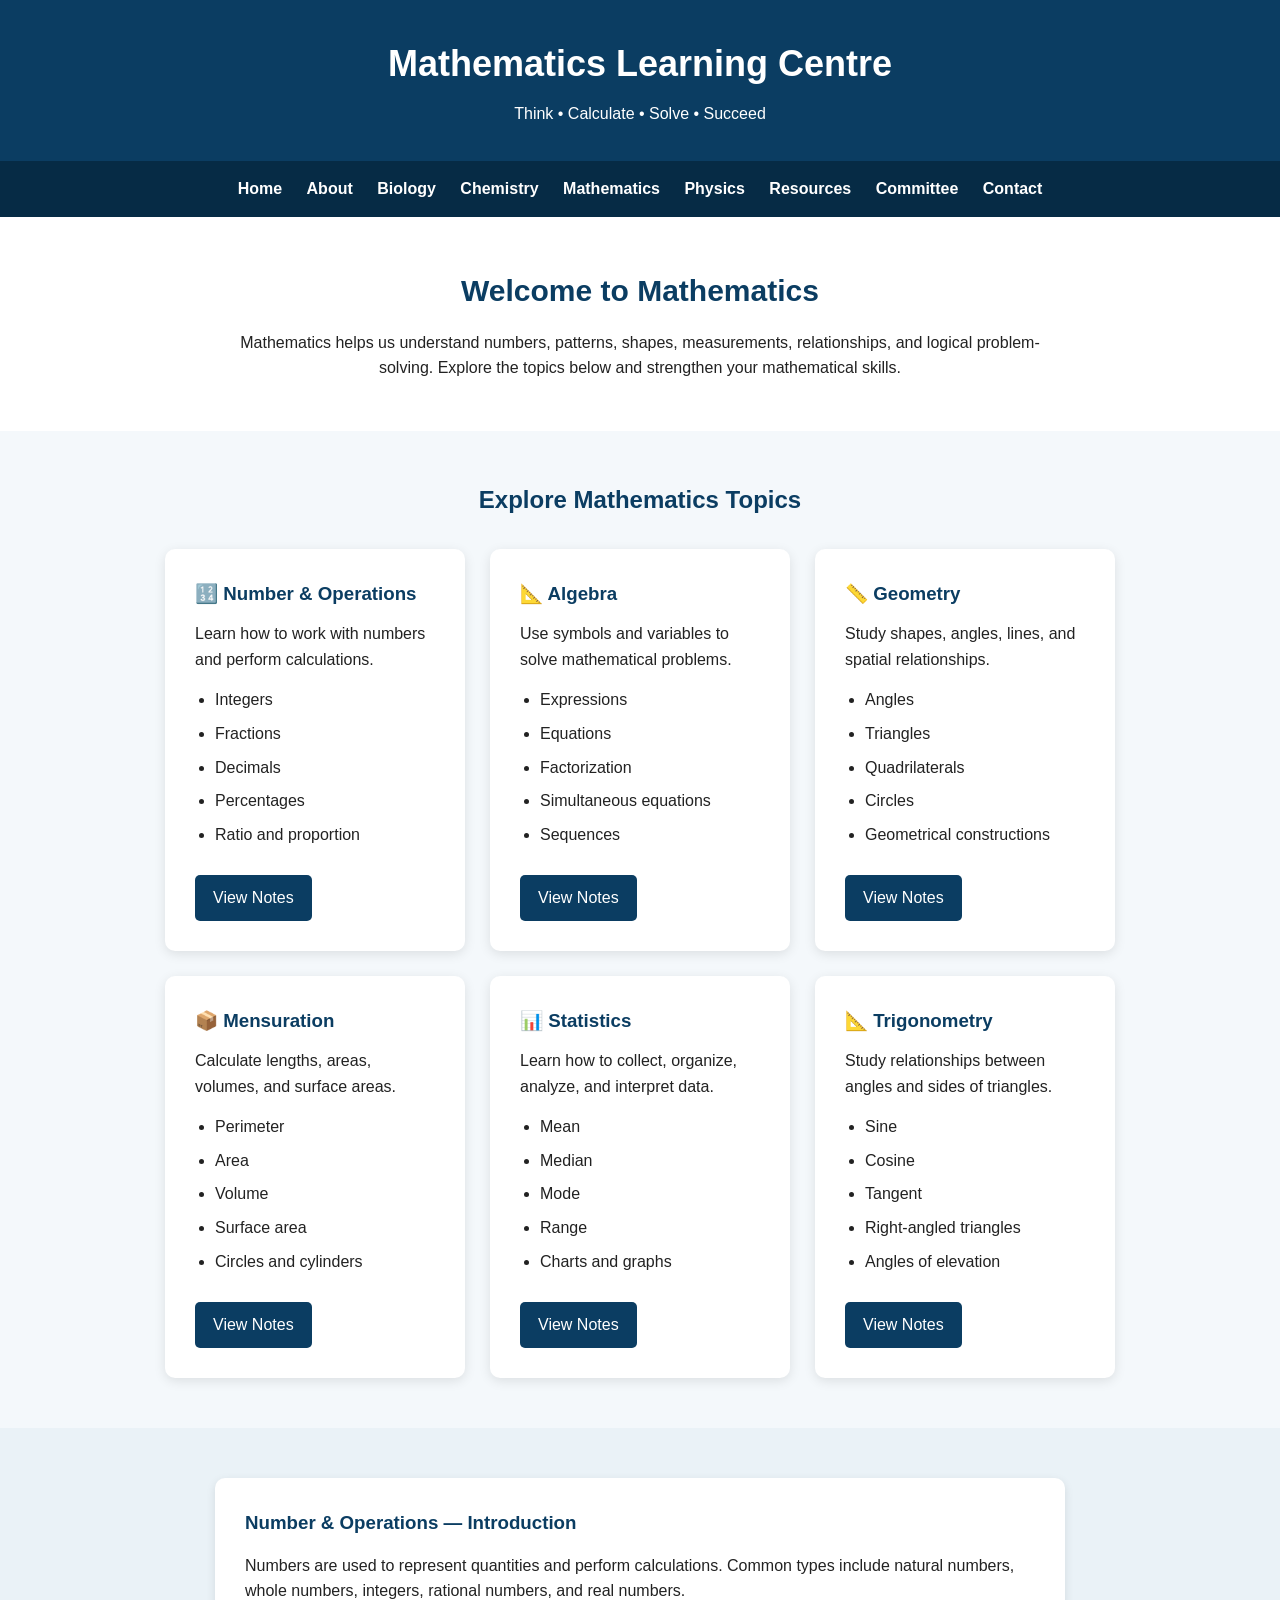
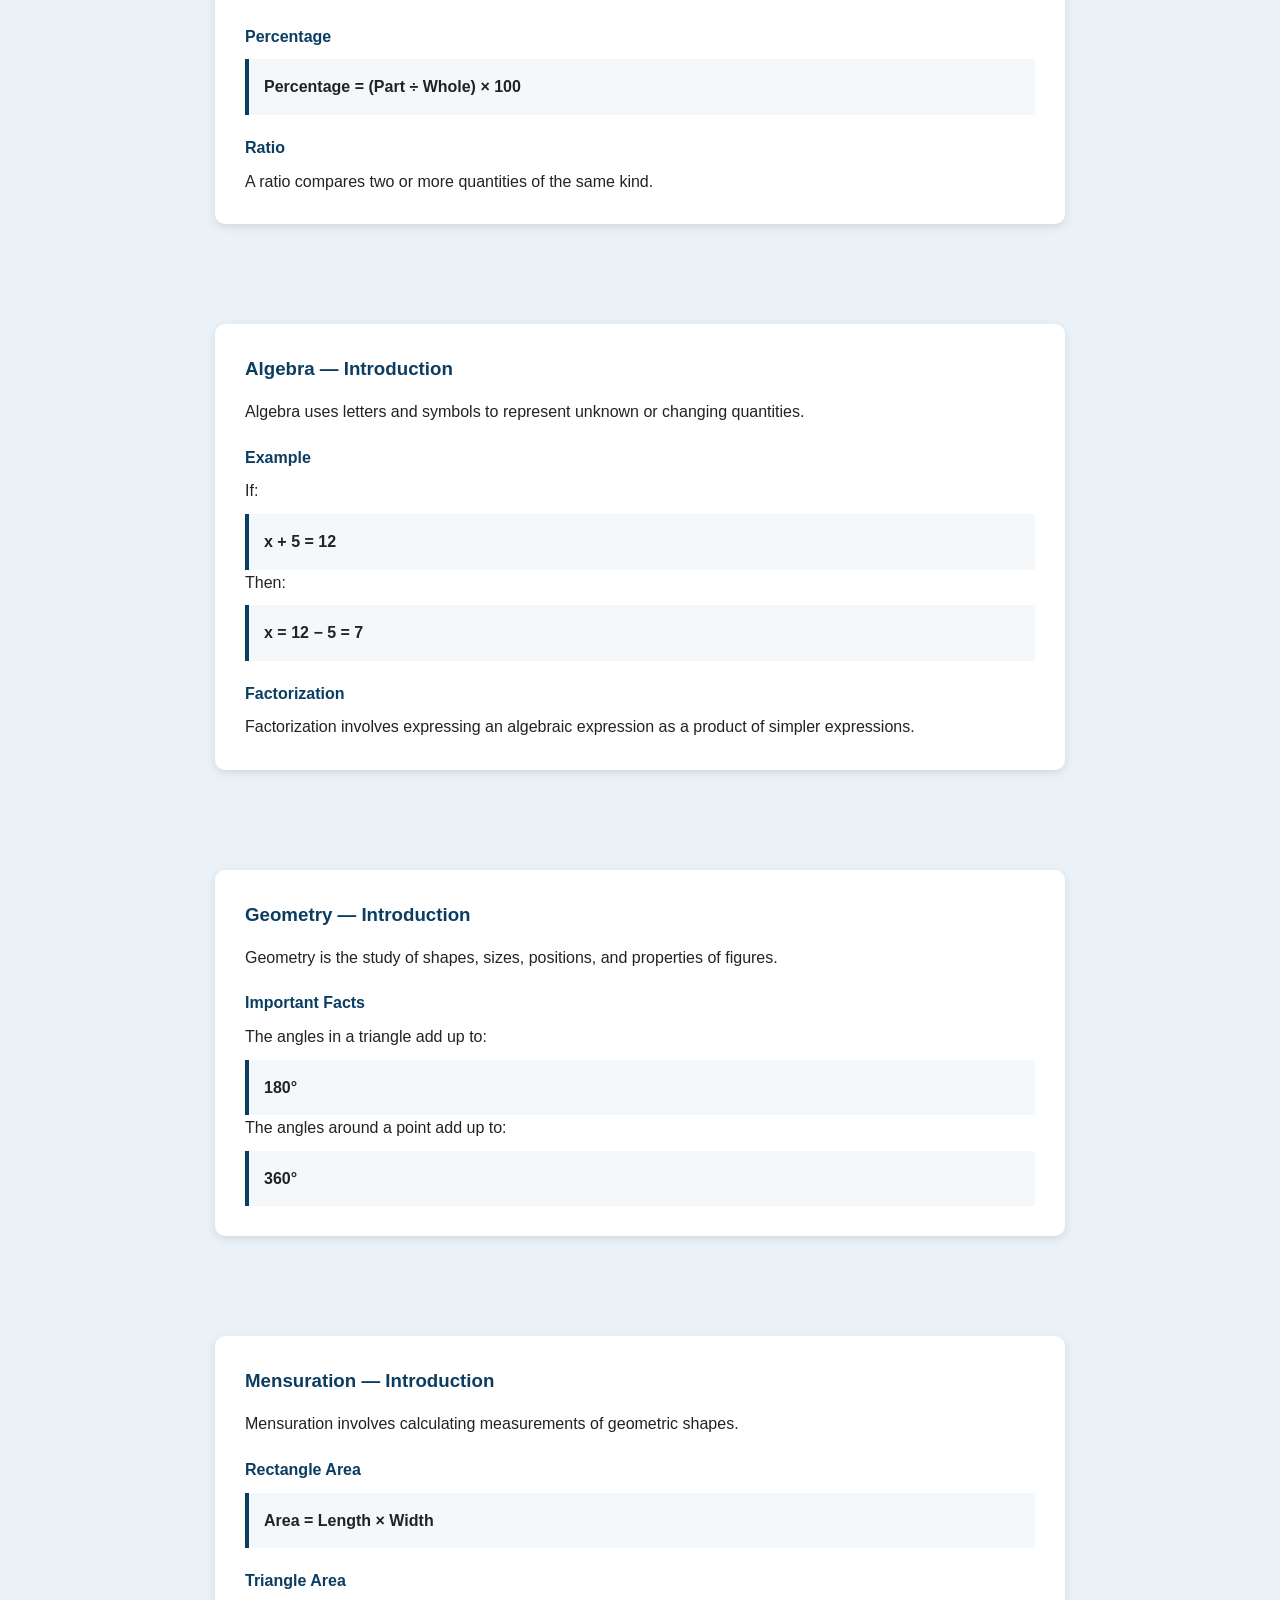
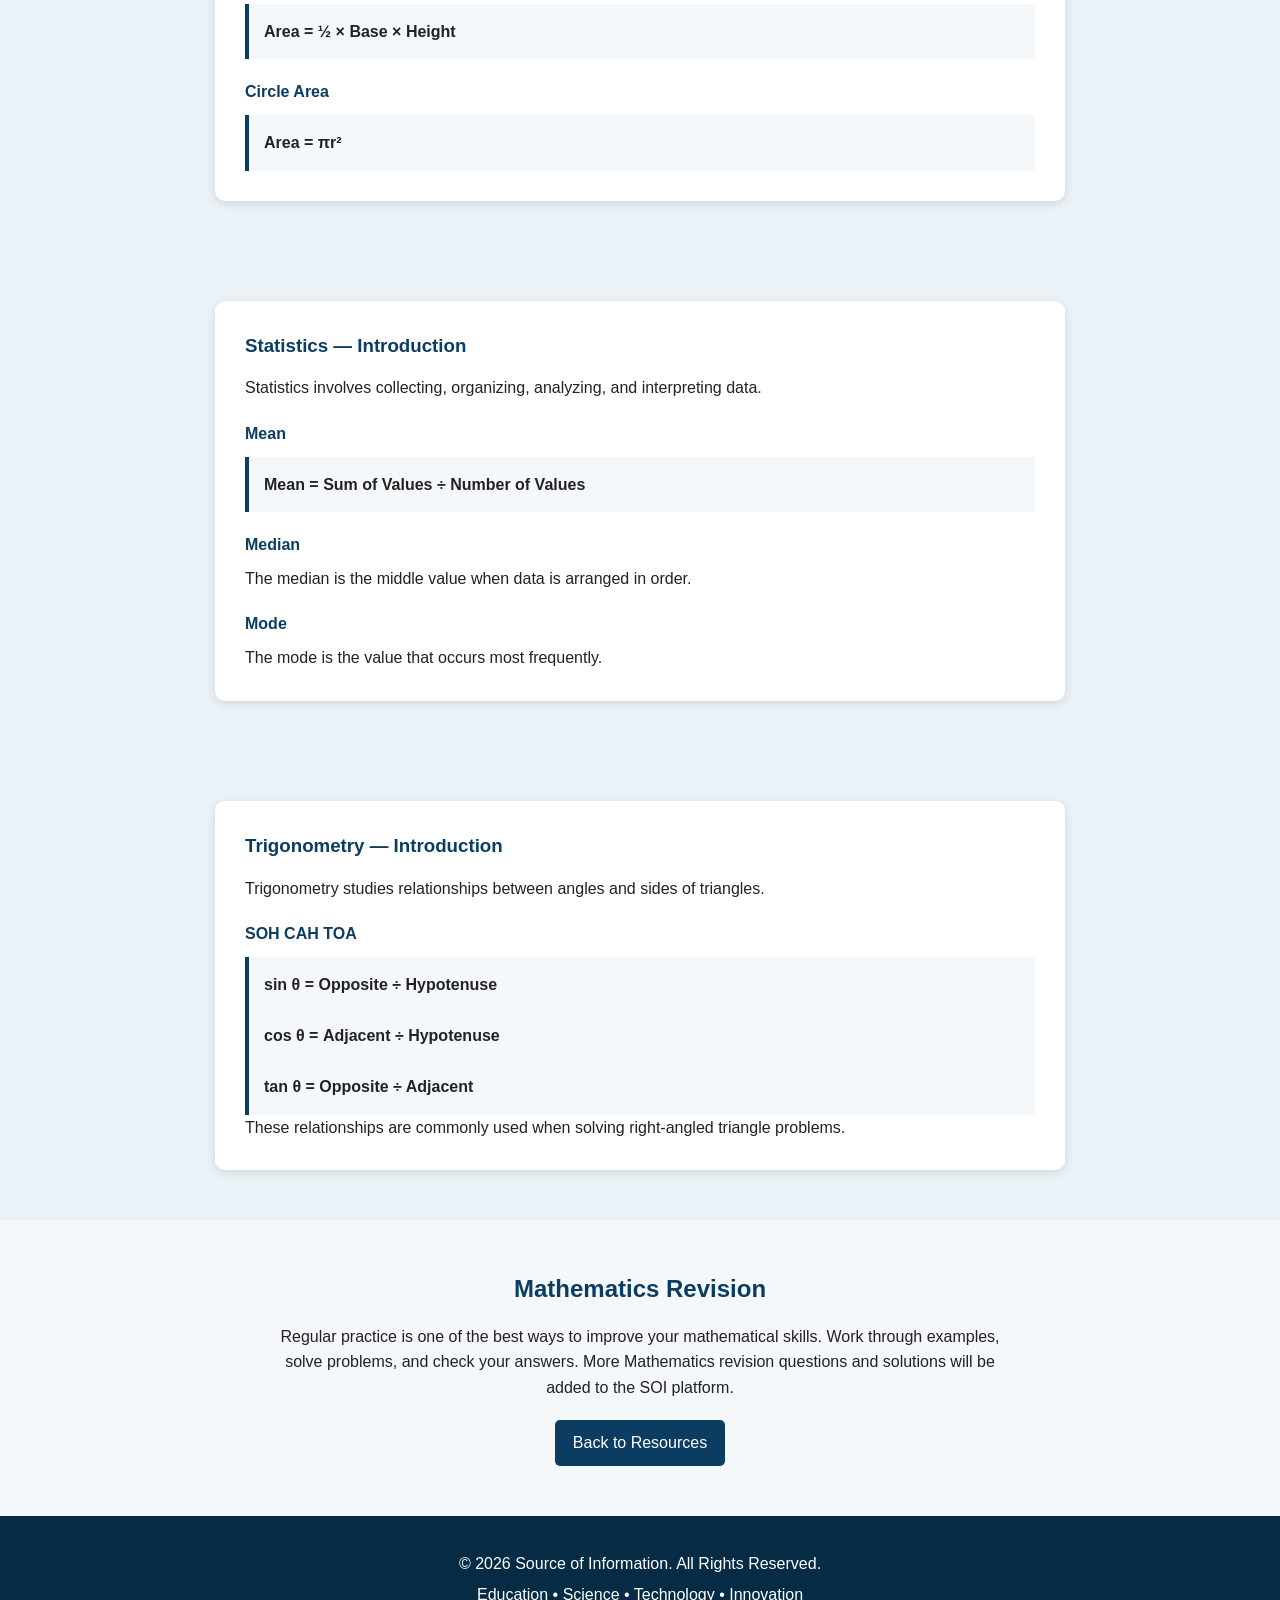
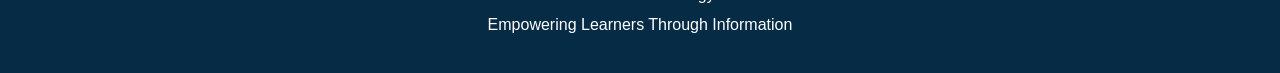
<file: mathematics.html>
<!DOCTYPE html>
<html lang="en">

<head>

<meta charset="UTF-8">

<meta name="viewport"
content="width=device-width, initial-scale=1.0">

<title>
Mathematics Learning Centre | SOI
</title>

<style>

* {
    margin: 0;
    padding: 0;
    box-sizing: border-box;
}

body {
    font-family: Arial, sans-serif;
    background-color: #f4f8fb;
    color: #222;
    line-height: 1.6;
}

/* HEADER */

header {
    background-color: #0b3d62;
    color: white;
    text-align: center;
    padding: 35px 20px;
}

header h1 {
    font-size: 36px;
    margin-bottom: 8px;
}

/* NAVIGATION */

nav {
    background-color: #062b45;
    padding: 15px;
    text-align: center;
    position: sticky;
    top: 0;
    z-index: 1000;
}

nav a {
    color: white;
    text-decoration: none;
    margin: 0 10px;
    font-weight: bold;
    display: inline-block;
}

nav a:hover {
    color: #ffd700;
}

/* INTRO */

.intro {
    background-color: white;
    text-align: center;
    padding: 50px 20px;
}

.intro h2 {
    color: #0b3d62;
    margin-bottom: 15px;
    font-size: 30px;
}

.intro p {
    max-width: 800px;
    margin: auto;
}

/* TOPICS */

.topics {
    max-width: 1100px;
    margin: auto;
    padding: 50px 20px;
}

.topics h2 {
    color: #0b3d62;
    text-align: center;
    margin-bottom: 30px;
}

.topic-grid {
    display: flex;
    flex-wrap: wrap;
    justify-content: center;
    gap: 25px;
}

.topic-card {
    background-color: white;
    width: 300px;
    padding: 30px;
    border-radius: 10px;
    box-shadow: 0 3px 12px rgba(0,0,0,0.1);
}

.topic-card h3 {
    color: #0b3d62;
    margin-bottom: 12px;
}

.topic-card ul {
    margin-left: 20px;
    margin-top: 15px;
}

.topic-card li {
    margin-bottom: 8px;
}

/* BUTTON */

.button {
    display: inline-block;
    margin-top: 20px;
    padding: 10px 18px;
    background-color: #0b3d62;
    color: white;
    text-decoration: none;
    border-radius: 5px;
}

.button:hover {
    background-color: #062b45;
}

/* NOTES */

.notes {
    background-color: #eaf2f7;
    padding: 50px 20px;
}

.notes-box {
    background-color: white;
    max-width: 850px;
    margin: auto;
    padding: 30px;
    border-radius: 10px;
    box-shadow: 0 3px 10px rgba(0,0,0,0.1);
}

.notes-box h3 {
    color: #0b3d62;
    margin-bottom: 15px;
}

.notes-box h4 {
    color: #0b3d62;
    margin-top: 20px;
    margin-bottom: 8px;
}

.formula {
    background-color: #f4f8fb;
    padding: 15px;
    margin-top: 10px;
    border-left: 4px solid #0b3d62;
    font-weight: bold;
}

/* REVISION */

.revision {
    padding: 50px 20px;
    text-align: center;
}

.revision h2 {
    color: #0b3d62;
    margin-bottom: 15px;
}

.revision p {
    max-width: 750px;
    margin: auto;
}

/* FOOTER */

footer {
    background-color: #062b45;
    color: white;
    text-align: center;
    padding: 30px 20px;
}

footer p {
    margin: 5px;
}

/* MOBILE */

@media (max-width: 700px) {

    nav a {
        display: block;
        margin: 8px;
    }

    .topic-card {
        width: 90%;
    }

}

</style>

</head>


<body>


<!-- HEADER -->

<header>

<h1>
Mathematics Learning Centre
</h1>

<p>
Think • Calculate • Solve • Succeed
</p>

</header>


<!-- NAVIGATION -->

<nav>

<a href="index.html">
Home
</a>

<a href="about.html">
About
</a>

<a href="biology.html">
Biology
</a>

<a href="chemistry.html">
Chemistry
</a>

<a href="mathematics.html">
Mathematics
</a>

<a href="physics.html">
Physics
</a>

<a href="resources.html">
Resources
</a>

<a href="committee.html">
Committee
</a>

<a href="contact.html">
Contact
</a>

</nav>


<!-- INTRODUCTION -->

<section class="intro">

<h2>
Welcome to Mathematics
</h2>

<p>

Mathematics helps us understand numbers, patterns,
shapes, measurements, relationships, and logical
problem-solving. Explore the topics below and
strengthen your mathematical skills.

</p>

</section>


<!-- TOPICS -->

<section class="topics">

<h2>
Explore Mathematics Topics
</h2>


<div class="topic-grid">


<!-- NUMBER -->

<div class="topic-card">

<h3>
🔢 Number & Operations
</h3>

<p>
Learn how to work with numbers and perform calculations.
</p>

<ul>

<li>
Integers
</li>

<li>
Fractions
</li>

<li>
Decimals
</li>

<li>
Percentages
</li>

<li>
Ratio and proportion
</li>

</ul>

<a href="#number-notes"
class="button">

View Notes

</a>

</div>


<!-- ALGEBRA -->

<div class="topic-card">

<h3>
📐 Algebra
</h3>

<p>
Use symbols and variables to solve mathematical problems.
</p>

<ul>

<li>
Expressions
</li>

<li>
Equations
</li>

<li>
Factorization
</li>

<li>
Simultaneous equations
</li>

<li>
Sequences
</li>

</ul>

<a href="#algebra-notes"
class="button">

View Notes

</a>

</div>


<!-- GEOMETRY -->

<div class="topic-card">

<h3>
📏 Geometry
</h3>

<p>
Study shapes, angles, lines, and spatial relationships.
</p>

<ul>

<li>
Angles
</li>

<li>
Triangles
</li>

<li>
Quadrilaterals
</li>

<li>
Circles
</li>

<li>
Geometrical constructions
</li>

</ul>

<a href="#geometry-notes"
class="button">

View Notes

</a>

</div>


<!-- MENSURATION -->

<div class="topic-card">

<h3>
📦 Mensuration
</h3>

<p>
Calculate lengths, areas, volumes, and surface areas.
</p>

<ul>

<li>
Perimeter
</li>

<li>
Area
</li>

<li>
Volume
</li>

<li>
Surface area
</li>

<li>
Circles and cylinders
</li>

</ul>

<a href="#mensuration-notes"
class="button">

View Notes

</a>

</div>


<!-- STATISTICS -->

<div class="topic-card">

<h3>
📊 Statistics
</h3>

<p>
Learn how to collect, organize, analyze, and interpret data.
</p>

<ul>

<li>
Mean
</li>

<li>
Median
</li>

<li>
Mode
</li>

<li>
Range
</li>

<li>
Charts and graphs
</li>

</ul>

<a href="#statistics-notes"
class="button">

View Notes

</a>

</div>


<!-- TRIGONOMETRY -->

<div class="topic-card">

<h3>
📐 Trigonometry
</h3>

<p>
Study relationships between angles and sides of triangles.
</p>

<ul>

<li>
Sine
</li>

<li>
Cosine
</li>

<li>
Tangent
</li>

<li>
Right-angled triangles
</li>

<li>
Angles of elevation
</li>

</ul>

<a href="#trigonometry-notes"
class="button">

View Notes

</a>

</div>


</div>

</section>


<!-- NUMBER NOTES -->

<section class="notes"
id="number-notes">

<div class="notes-box">

<h3>
Number & Operations — Introduction
</h3>

<p>

Numbers are used to represent quantities and perform
calculations. Common types include natural numbers,
whole numbers, integers, rational numbers, and real numbers.

</p>

<h4>
Percentage

</h4>

<div class="formula">

Percentage = (Part ÷ Whole) × 100

</div>

<h4>
Ratio

</h4>

<p>

A ratio compares two or more quantities of the same kind.

</p>

</div>

</section>


<!-- ALGEBRA NOTES -->

<section class="notes"
id="algebra-notes">

<div class="notes-box">

<h3>
Algebra — Introduction
</h3>

<p>

Algebra uses letters and symbols to represent unknown
or changing quantities.

</p>

<h4>
Example

</h4>

<p>

If:

</p>

<div class="formula">

x + 5 = 12

</div>

<p>

Then:

</p>

<div class="formula">

x = 12 − 5 = 7

</div>

<h4>
Factorization

</h4>

<p>

Factorization involves expressing an algebraic expression
as a product of simpler expressions.

</p>

</div>

</section>


<!-- GEOMETRY NOTES -->

<section class="notes"
id="geometry-notes">

<div class="notes-box">

<h3>
Geometry — Introduction
</h3>

<p>

Geometry is the study of shapes, sizes, positions,
and properties of figures.

</p>

<h4>
Important Facts

</h4>

<p>

The angles in a triangle add up to:

</p>

<div class="formula">

180°

</div>

<p>

The angles around a point add up to:

</p>

<div class="formula">

360°

</div>

</div>

</section>


<!-- MENSURATION NOTES -->

<section class="notes"
id="mensuration-notes">

<div class="notes-box">

<h3>
Mensuration — Introduction
</h3>

<p>

Mensuration involves calculating measurements
of geometric shapes.

</p>

<h4>
Rectangle Area

</h4>

<div class="formula">

Area = Length × Width

</div>

<h4>
Triangle Area

</h4>

<div class="formula">

Area = ½ × Base × Height

</div>

<h4>
Circle Area

</h4>

<div class="formula">

Area = πr²

</div>

</div>

</section>


<!-- STATISTICS NOTES -->

<section class="notes"
id="statistics-notes">

<div class="notes-box">

<h3>
Statistics — Introduction
</h3>

<p>

Statistics involves collecting, organizing,
analyzing, and interpreting data.

</p>

<h4>
Mean

</h4>

<div class="formula">

Mean = Sum of Values ÷ Number of Values

</div>

<h4>
Median

</h4>

<p>

The median is the middle value when data is arranged
in order.

</p>

<h4>
Mode

</h4>

<p>

The mode is the value that occurs most frequently.

</p>

</div>

</section>


<!-- TRIGONOMETRY NOTES -->

<section class="notes"
id="trigonometry-notes">

<div class="notes-box">

<h3>
Trigonometry — Introduction
</h3>

<p>

Trigonometry studies relationships between angles
and sides of triangles.

</p>

<h4>
SOH CAH TOA

</h4>

<div class="formula">

sin θ = Opposite ÷ Hypotenuse

<br><br>

cos θ = Adjacent ÷ Hypotenuse

<br><br>

tan θ = Opposite ÷ Adjacent

</div>

<p>

These relationships are commonly used when solving
right-angled triangle problems.

</p>

</div>

</section>


<!-- REVISION -->

<section class="revision">

<h2>
Mathematics Revision
</h2>

<p>

Regular practice is one of the best ways to improve
your mathematical skills. Work through examples,
solve problems, and check your answers.

More Mathematics revision questions and solutions
will be added to the SOI platform.

</p>

<a href="resources.html"
class="button">

Back to Resources

</a>

</section>


<!-- FOOTER -->

<footer>

<p>
&copy; 2026 Source of Information.
All Rights Reserved.
</p>

<p>
Education • Science • Technology • Innovation
</p>

<p>
Empowering Learners Through Information
</p>

</footer>


</body>

</html>
</file>
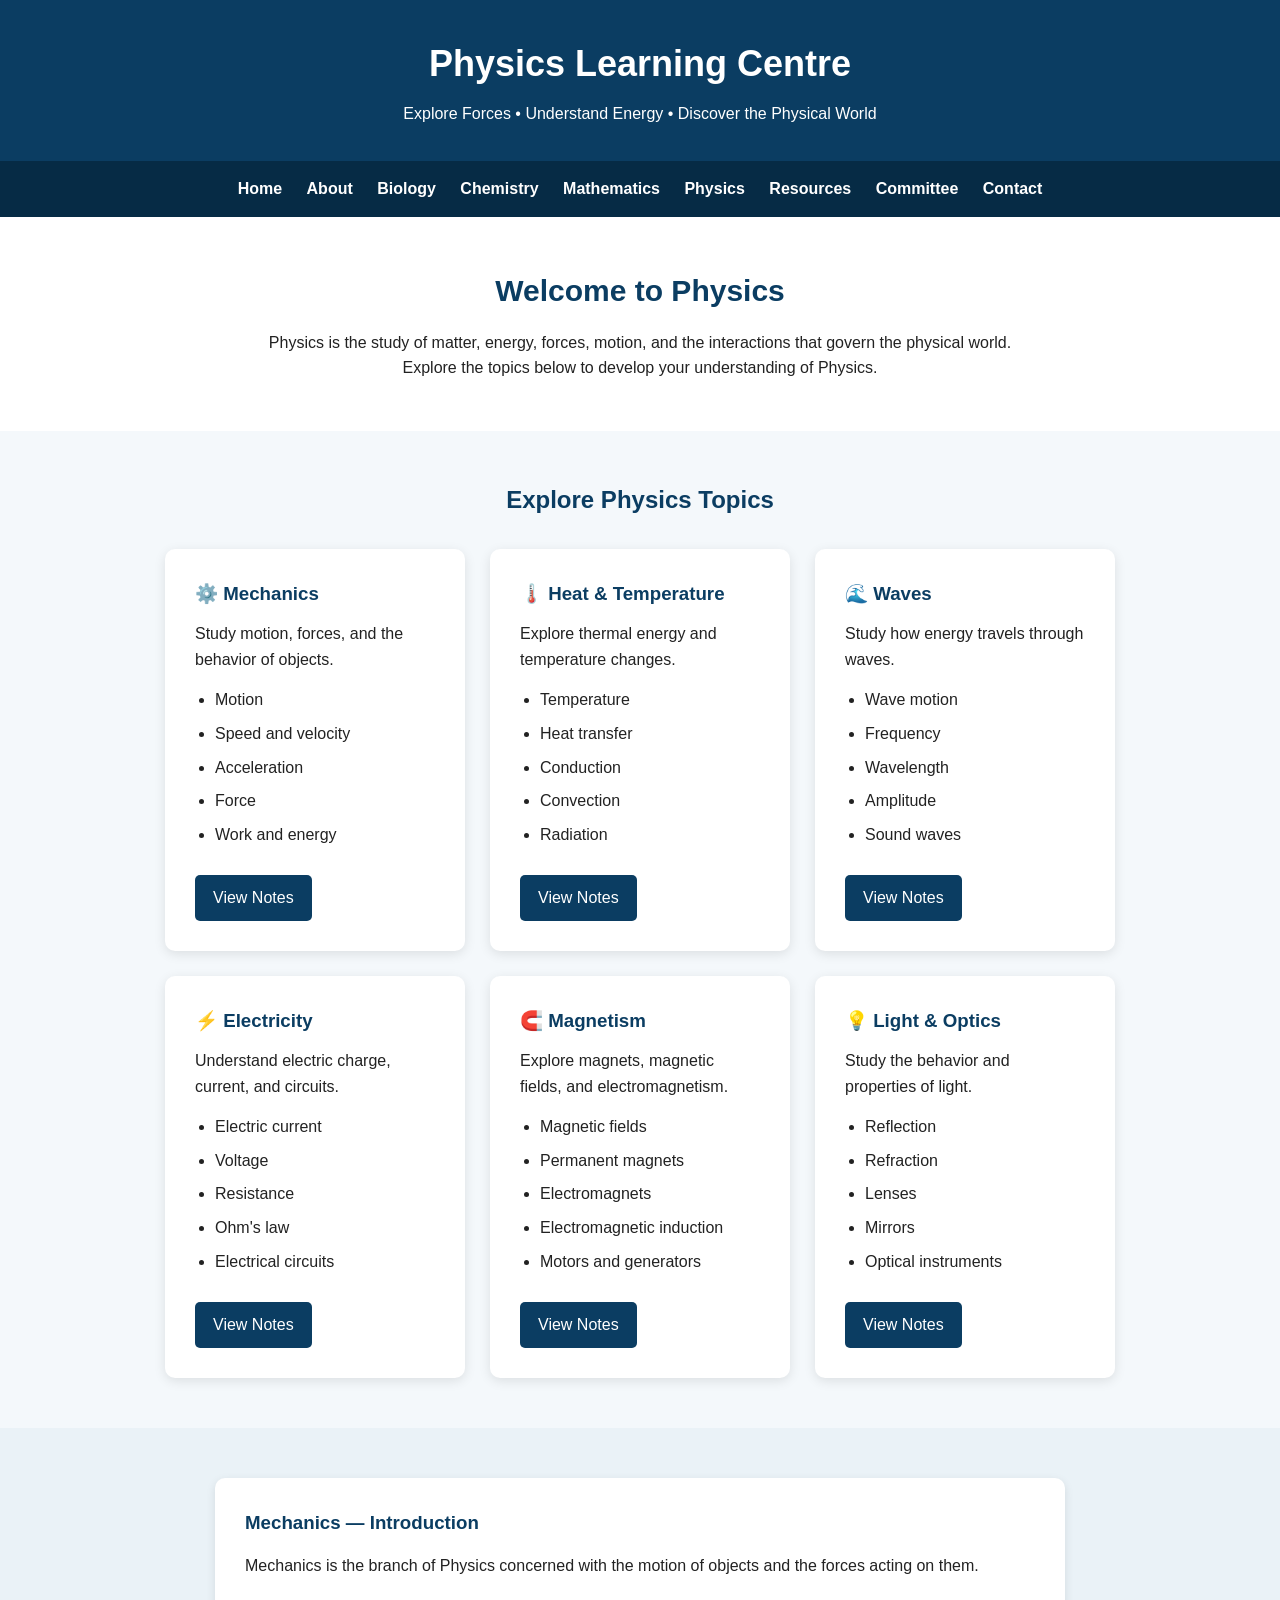
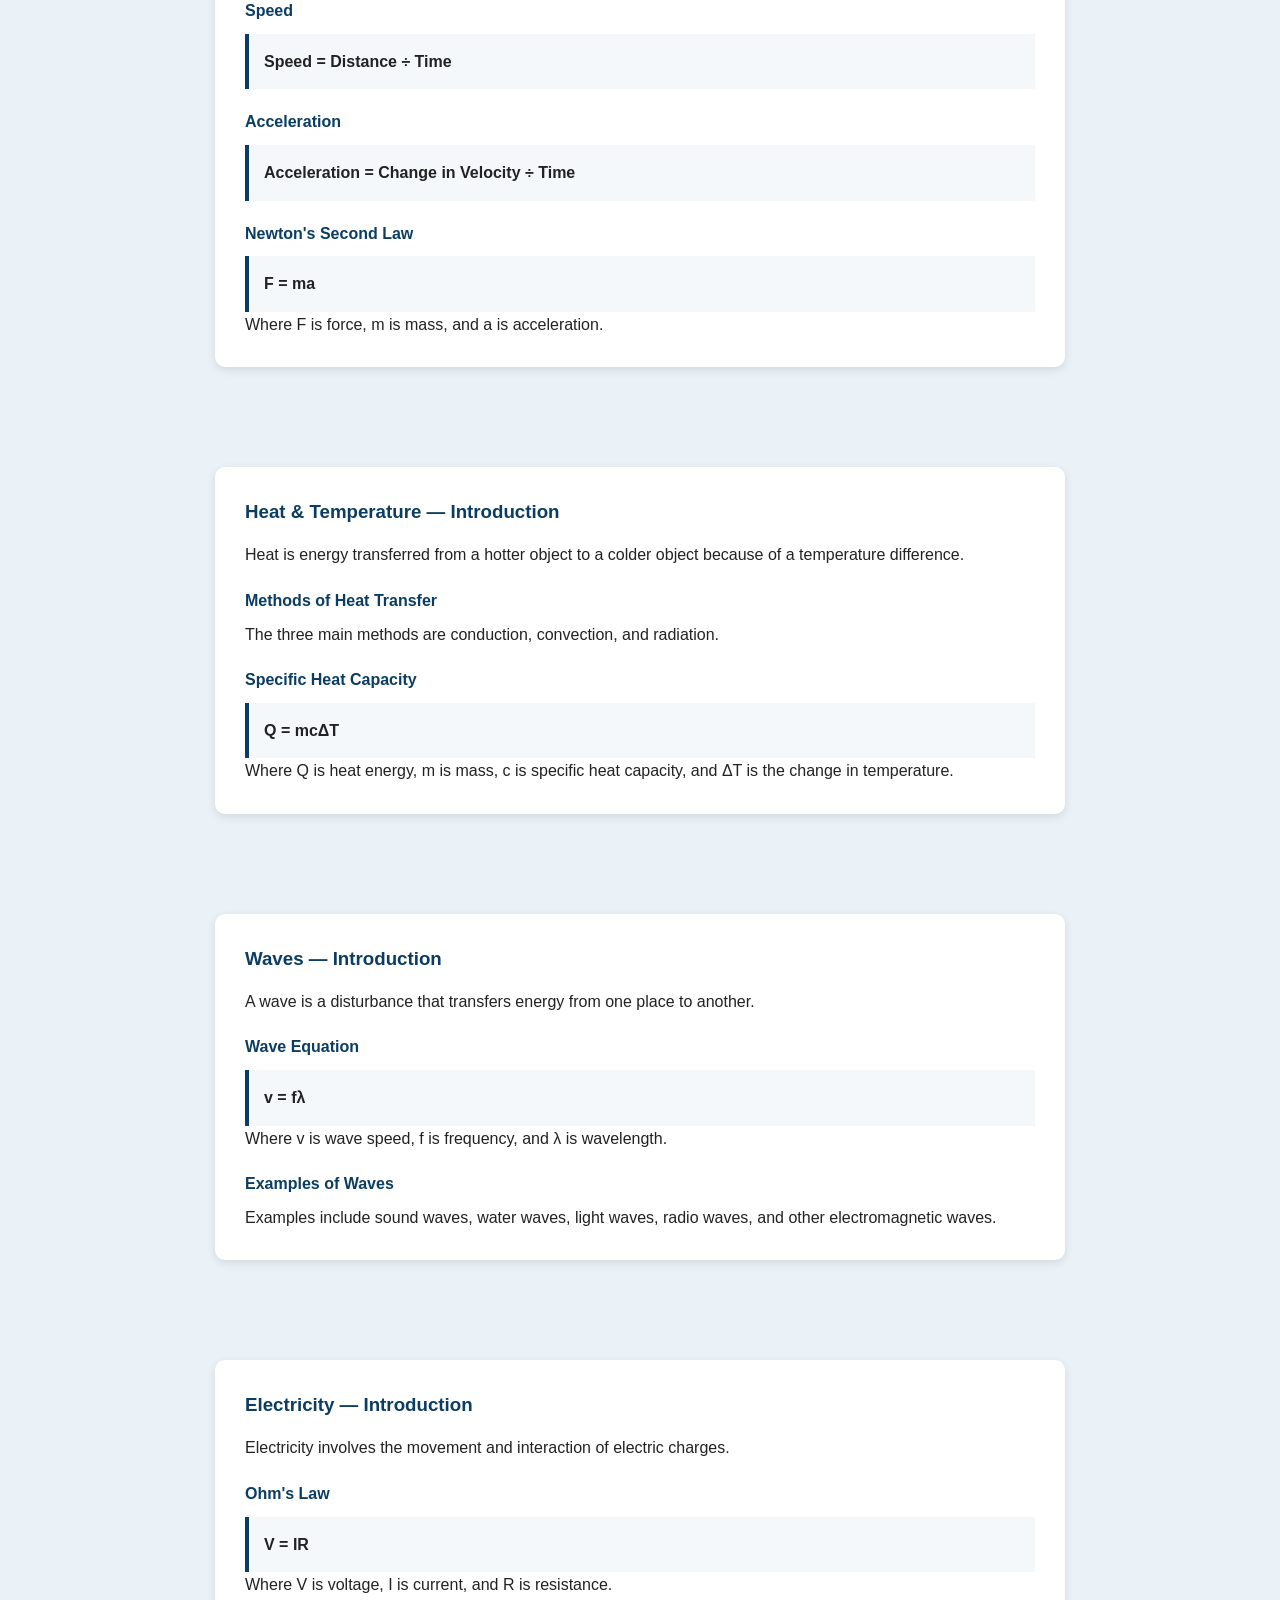
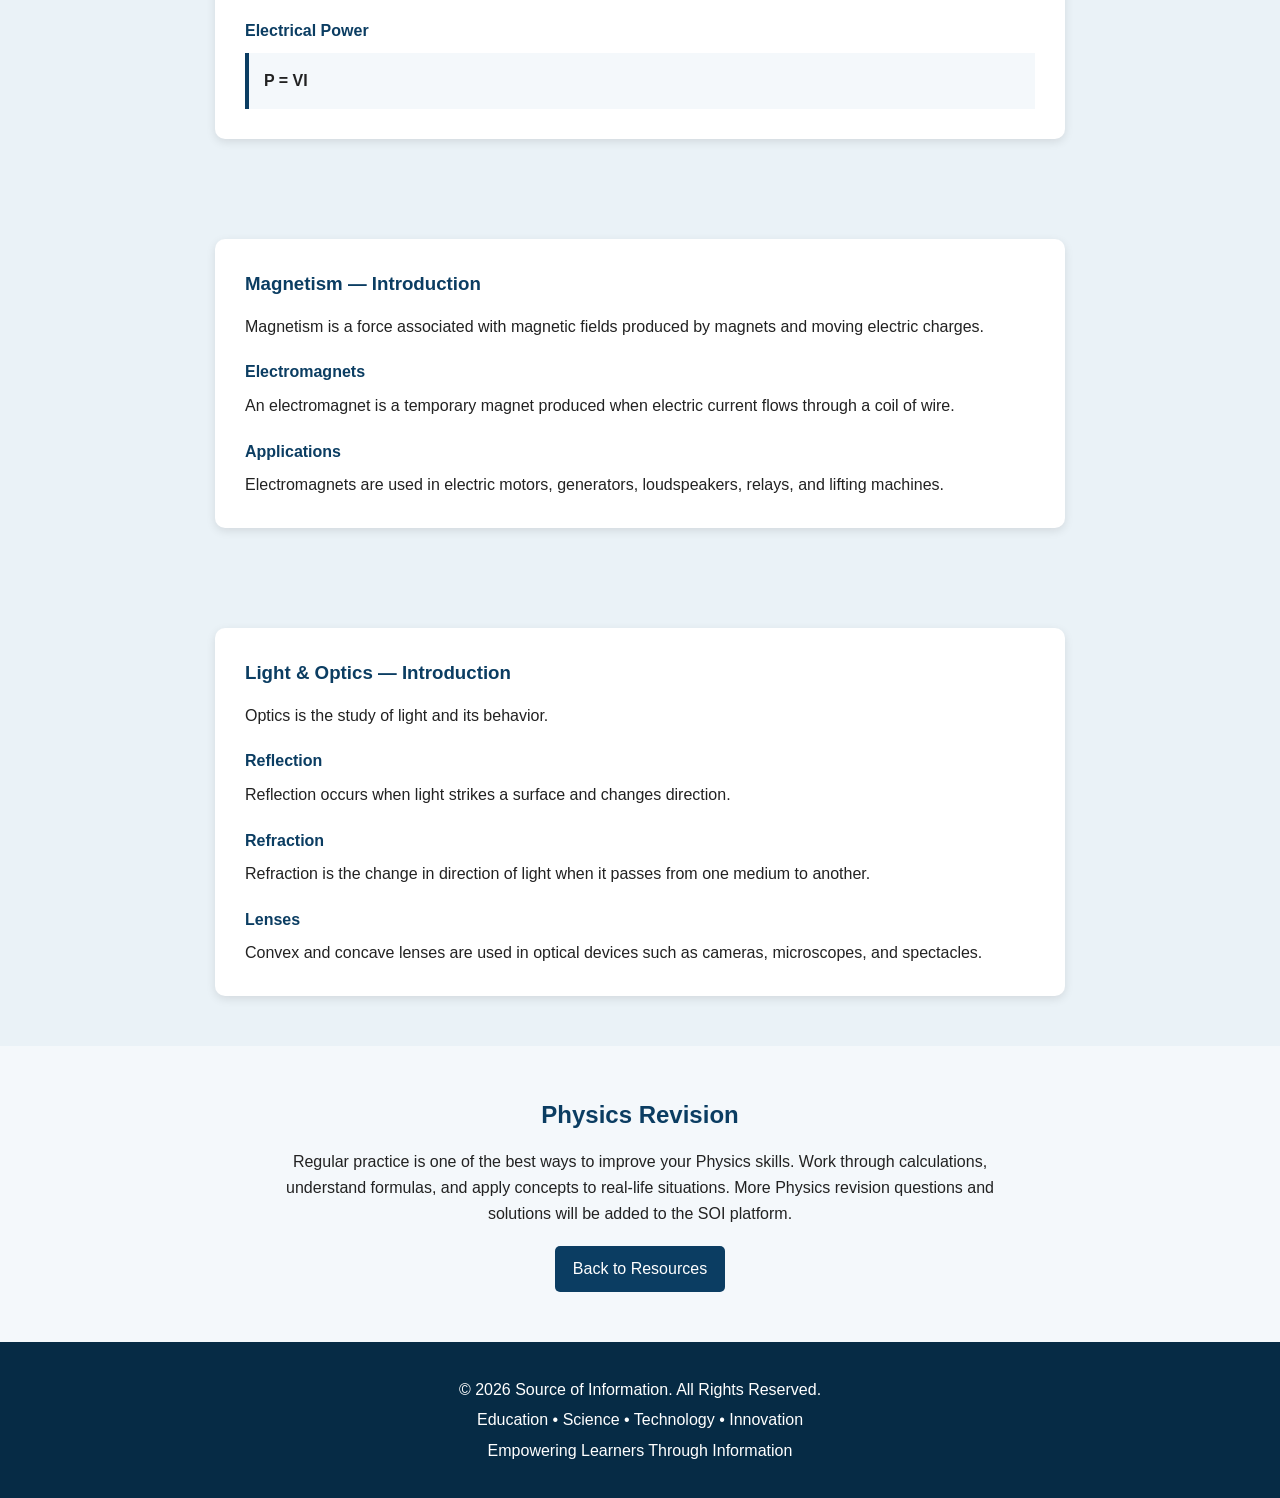
<file: physics.html>
<!DOCTYPE html>
<html lang="en">

<head>

<meta charset="UTF-8">

<meta name="viewport"
content="width=device-width, initial-scale=1.0">

<title>
Physics Learning Centre | SOI
</title>

<style>

* {
    margin: 0;
    padding: 0;
    box-sizing: border-box;
}

body {
    font-family: Arial, sans-serif;
    background-color: #f4f8fb;
    color: #222;
    line-height: 1.6;
}

/* HEADER */

header {
    background-color: #0b3d62;
    color: white;
    text-align: center;
    padding: 35px 20px;
}

header h1 {
    font-size: 36px;
    margin-bottom: 8px;
}

/* NAVIGATION */

nav {
    background-color: #062b45;
    padding: 15px;
    text-align: center;
    position: sticky;
    top: 0;
    z-index: 1000;
}

nav a {
    color: white;
    text-decoration: none;
    margin: 0 10px;
    font-weight: bold;
    display: inline-block;
}

nav a:hover {
    color: #ffd700;
}

/* INTRO */

.intro {
    background-color: white;
    text-align: center;
    padding: 50px 20px;
}

.intro h2 {
    color: #0b3d62;
    margin-bottom: 15px;
    font-size: 30px;
}

.intro p {
    max-width: 800px;
    margin: auto;
}

/* TOPICS */

.topics {
    max-width: 1100px;
    margin: auto;
    padding: 50px 20px;
}

.topics h2 {
    color: #0b3d62;
    text-align: center;
    margin-bottom: 30px;
}

.topic-grid {
    display: flex;
    flex-wrap: wrap;
    justify-content: center;
    gap: 25px;
}

.topic-card {
    background-color: white;
    width: 300px;
    padding: 30px;
    border-radius: 10px;
    box-shadow: 0 3px 12px rgba(0,0,0,0.1);
}

.topic-card h3 {
    color: #0b3d62;
    margin-bottom: 12px;
}

.topic-card ul {
    margin-left: 20px;
    margin-top: 15px;
}

.topic-card li {
    margin-bottom: 8px;
}

/* BUTTON */

.button {
    display: inline-block;
    margin-top: 20px;
    padding: 10px 18px;
    background-color: #0b3d62;
    color: white;
    text-decoration: none;
    border-radius: 5px;
}

.button:hover {
    background-color: #062b45;
}

/* NOTES */

.notes {
    background-color: #eaf2f7;
    padding: 50px 20px;
}

.notes-box {
    background-color: white;
    max-width: 850px;
    margin: auto;
    padding: 30px;
    border-radius: 10px;
    box-shadow: 0 3px 10px rgba(0,0,0,0.1);
}

.notes-box h3 {
    color: #0b3d62;
    margin-bottom: 15px;
}

.notes-box h4 {
    color: #0b3d62;
    margin-top: 20px;
    margin-bottom: 8px;
}

.formula {
    background-color: #f4f8fb;
    padding: 15px;
    margin-top: 10px;
    border-left: 4px solid #0b3d62;
    font-weight: bold;
}

/* REVISION */

.revision {
    padding: 50px 20px;
    text-align: center;
}

.revision h2 {
    color: #0b3d62;
    margin-bottom: 15px;
}

.revision p {
    max-width: 750px;
    margin: auto;
}

/* FOOTER */

footer {
    background-color: #062b45;
    color: white;
    text-align: center;
    padding: 30px 20px;
}

footer p {
    margin: 5px;
}

/* MOBILE */

@media (max-width: 700px) {

    nav a {
        display: block;
        margin: 8px;
    }

    .topic-card {
        width: 90%;
    }

}

</style>

</head>


<body>


<!-- HEADER -->

<header>

<h1>
Physics Learning Centre
</h1>

<p>
Explore Forces • Understand Energy • Discover the Physical World
</p>

</header>


<!-- NAVIGATION -->

<nav>

<a href="index.html">
Home
</a>

<a href="about.html">
About
</a>

<a href="biology.html">
Biology
</a>

<a href="chemistry.html">
Chemistry
</a>

<a href="mathematics.html">
Mathematics
</a>

<a href="physics.html">
Physics
</a>

<a href="resources.html">
Resources
</a>

<a href="committee.html">
Committee
</a>

<a href="contact.html">
Contact
</a>

</nav>


<!-- INTRODUCTION -->

<section class="intro">

<h2>
Welcome to Physics
</h2>

<p>

Physics is the study of matter, energy, forces,
motion, and the interactions that govern the
physical world. Explore the topics below to
develop your understanding of Physics.

</p>

</section>


<!-- TOPICS -->

<section class="topics">

<h2>
Explore Physics Topics
</h2>


<div class="topic-grid">


<!-- MECHANICS -->

<div class="topic-card">

<h3>
⚙️ Mechanics
</h3>

<p>
Study motion, forces, and the behavior of objects.
</p>

<ul>

<li>
Motion
</li>

<li>
Speed and velocity
</li>

<li>
Acceleration
</li>

<li>
Force
</li>

<li>
Work and energy
</li>

</ul>

<a href="#mechanics-notes"
class="button">

View Notes

</a>

</div>


<!-- HEAT -->

<div class="topic-card">

<h3>
🌡️ Heat & Temperature
</h3>

<p>
Explore thermal energy and temperature changes.
</p>

<ul>

<li>
Temperature
</li>

<li>
Heat transfer
</li>

<li>
Conduction
</li>

<li>
Convection
</li>

<li>
Radiation
</li>

</ul>

<a href="#heat-notes"
class="button">

View Notes

</a>

</div>


<!-- WAVES -->

<div class="topic-card">

<h3>
🌊 Waves
</h3>

<p>
Study how energy travels through waves.
</p>

<ul>

<li>
Wave motion
</li>

<li>
Frequency
</li>

<li>
Wavelength
</li>

<li>
Amplitude
</li>

<li>
Sound waves
</li>

</ul>

<a href="#waves-notes"
class="button">

View Notes

</a>

</div>


<!-- ELECTRICITY -->

<div class="topic-card">

<h3>
⚡ Electricity
</h3>

<p>
Understand electric charge, current, and circuits.
</p>

<ul>

<li>
Electric current
</li>

<li>
Voltage
</li>

<li>
Resistance
</li>

<li>
Ohm's law
</li>

<li>
Electrical circuits
</li>

</ul>

<a href="#electricity-notes"
class="button">

View Notes

</a>

</div>


<!-- MAGNETISM -->

<div class="topic-card">

<h3>
🧲 Magnetism
</h3>

<p>
Explore magnets, magnetic fields, and electromagnetism.
</p>

<ul>

<li>
Magnetic fields
</li>

<li>
Permanent magnets
</li>

<li>
Electromagnets
</li>

<li>
Electromagnetic induction
</li>

<li>
Motors and generators
</li>

</ul>

<a href="#magnetism-notes"
class="button">

View Notes

</a>

</div>


<!-- LIGHT -->

<div class="topic-card">

<h3>
💡 Light & Optics
</h3>

<p>
Study the behavior and properties of light.
</p>

<ul>

<li>
Reflection
</li>

<li>
Refraction
</li>

<li>
Lenses
</li>

<li>
Mirrors
</li>

<li>
Optical instruments
</li>

</ul>

<a href="#light-notes"
class="button">

View Notes

</a>

</div>


</div>

</section>


<!-- MECHANICS NOTES -->

<section class="notes"
id="mechanics-notes">

<div class="notes-box">

<h3>
Mechanics — Introduction
</h3>

<p>

Mechanics is the branch of Physics concerned
with the motion of objects and the forces acting
on them.

</p>

<h4>
Speed

</h4>

<div class="formula">

Speed = Distance ÷ Time

</div>

<h4>
Acceleration

</h4>

<div class="formula">

Acceleration = Change in Velocity ÷ Time

</div>

<h4>
Newton's Second Law

</h4>

<div class="formula">

F = ma

</div>

<p>

Where F is force, m is mass, and a is acceleration.

</p>

</div>

</section>


<!-- HEAT NOTES -->

<section class="notes"
id="heat-notes">

<div class="notes-box">

<h3>
Heat & Temperature — Introduction
</h3>

<p>

Heat is energy transferred from a hotter object
to a colder object because of a temperature difference.

</p>

<h4>
Methods of Heat Transfer

</h4>

<p>

The three main methods are conduction, convection,
and radiation.

</p>

<h4>
Specific Heat Capacity

</h4>

<div class="formula">

Q = mcΔT

</div>

<p>

Where Q is heat energy, m is mass,
c is specific heat capacity, and ΔT is
the change in temperature.

</p>

</div>

</section>


<!-- WAVES NOTES -->

<section class="notes"
id="waves-notes">

<div class="notes-box">

<h3>
Waves — Introduction
</h3>

<p>

A wave is a disturbance that transfers energy
from one place to another.

</p>

<h4>
Wave Equation

</h4>

<div class="formula">

v = fλ

</div>

<p>

Where v is wave speed, f is frequency,
and λ is wavelength.

</p>

<h4>
Examples of Waves

</h4>

<p>

Examples include sound waves, water waves,
light waves, radio waves, and other electromagnetic waves.

</p>

</div>

</section>


<!-- ELECTRICITY NOTES -->

<section class="notes"
id="electricity-notes">

<div class="notes-box">

<h3>
Electricity — Introduction
</h3>

<p>

Electricity involves the movement and interaction
of electric charges.

</p>

<h4>
Ohm's Law

</h4>

<div class="formula">

V = IR

</div>

<p>

Where V is voltage, I is current,
and R is resistance.

</p>

<h4>
Electrical Power

</h4>

<div class="formula">

P = VI

</div>

</div>

</section>


<!-- MAGNETISM NOTES -->

<section class="notes"
id="magnetism-notes">

<div class="notes-box">

<h3>
Magnetism — Introduction
</h3>

<p>

Magnetism is a force associated with magnetic
fields produced by magnets and moving electric charges.

</p>

<h4>
Electromagnets

</h4>

<p>

An electromagnet is a temporary magnet produced
when electric current flows through a coil of wire.

</p>

<h4>
Applications

</h4>

<p>

Electromagnets are used in electric motors,
generators, loudspeakers, relays, and lifting machines.

</p>

</div>

</section>


<!-- LIGHT NOTES -->

<section class="notes"
id="light-notes">

<div class="notes-box">

<h3>
Light & Optics — Introduction
</h3>

<p>

Optics is the study of light and its behavior.

</p>

<h4>
Reflection

</h4>

<p>

Reflection occurs when light strikes a surface
and changes direction.

</p>

<h4>
Refraction

</h4>

<p>

Refraction is the change in direction of light
when it passes from one medium to another.

</p>

<h4>
Lenses

</h4>

<p>

Convex and concave lenses are used in optical
devices such as cameras, microscopes, and spectacles.

</p>

</div>

</section>


<!-- REVISION -->

<section class="revision">

<h2>
Physics Revision
</h2>

<p>

Regular practice is one of the best ways to improve
your Physics skills. Work through calculations,
understand formulas, and apply concepts to real-life
situations.

More Physics revision questions and solutions
will be added to the SOI platform.

</p>

<a href="resources.html"
class="button">

Back to Resources

</a>

</section>


<!-- FOOTER -->

<footer>

<p>
&copy; 2026 Source of Information.
All Rights Reserved.
</p>

<p>
Education • Science • Technology • Innovation
</p>

<p>
Empowering Learners Through Information
</p>

</footer>


</body>

</html>
</file>
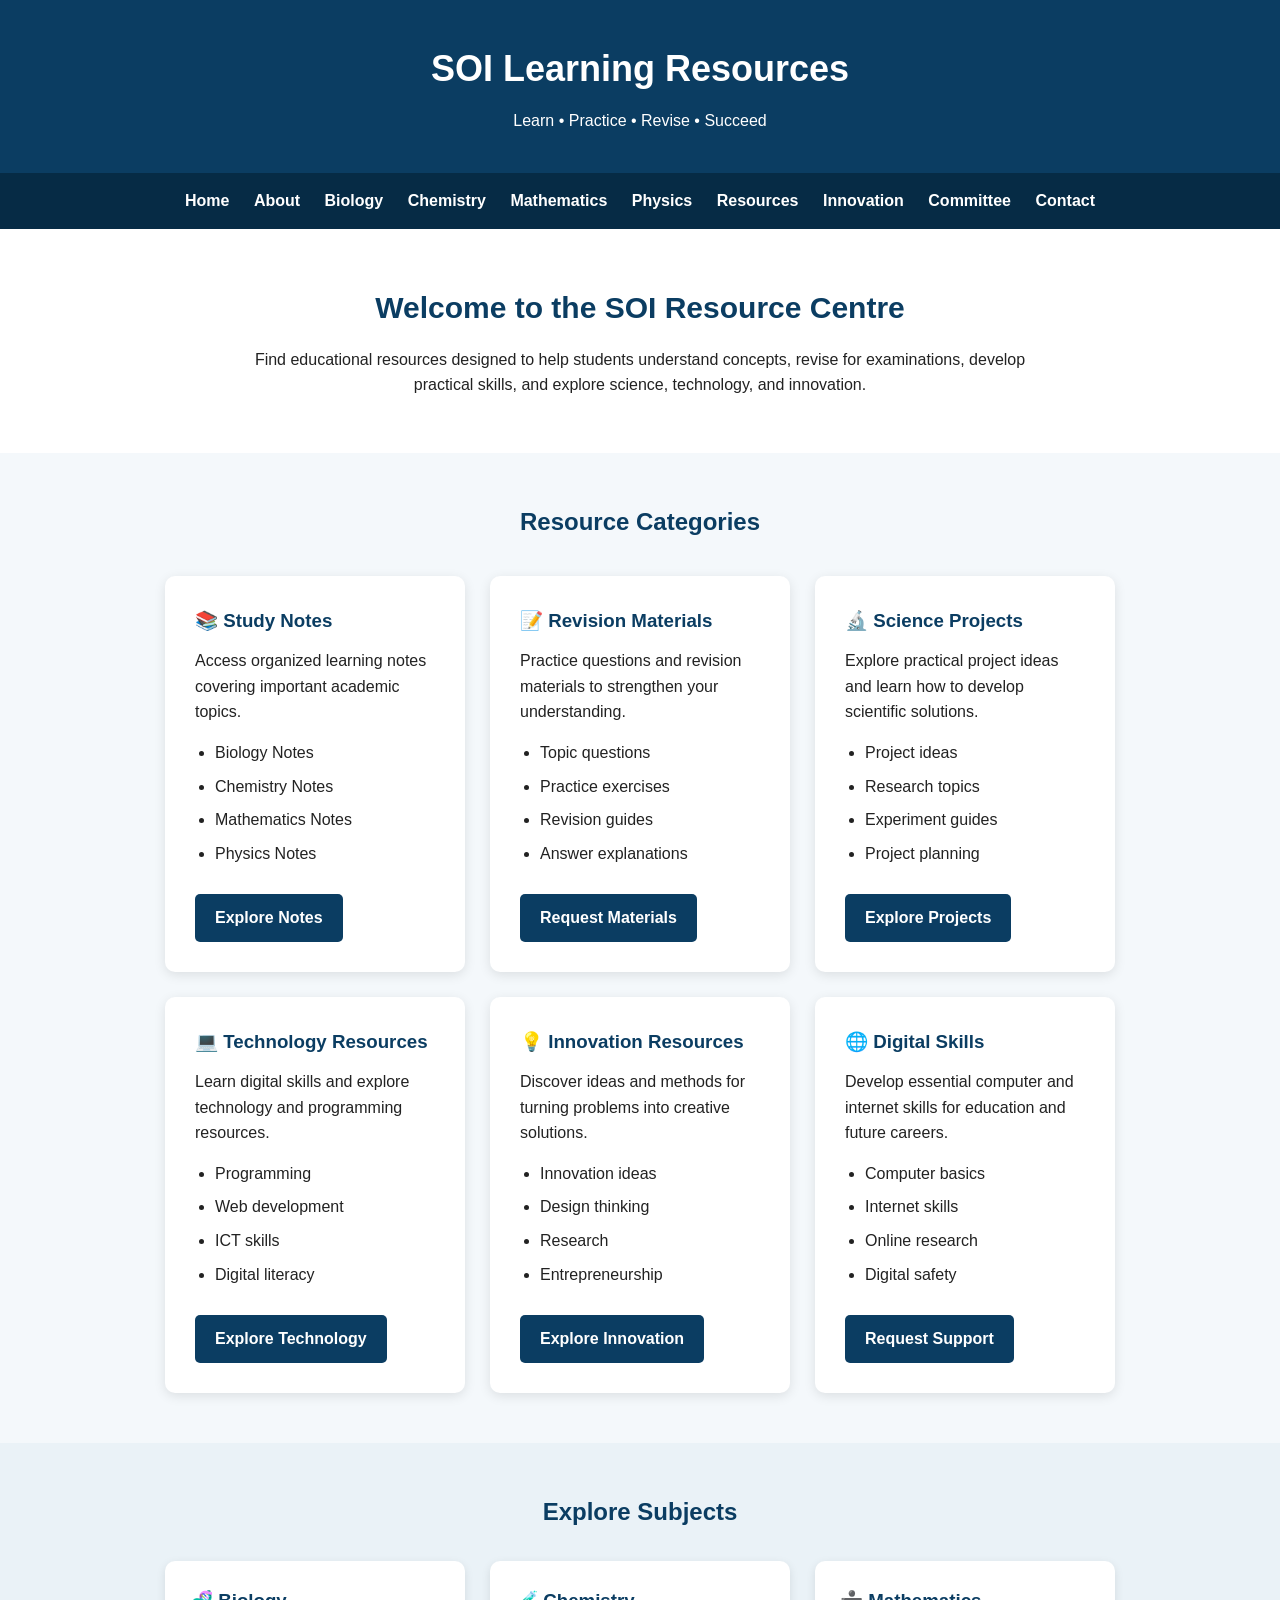
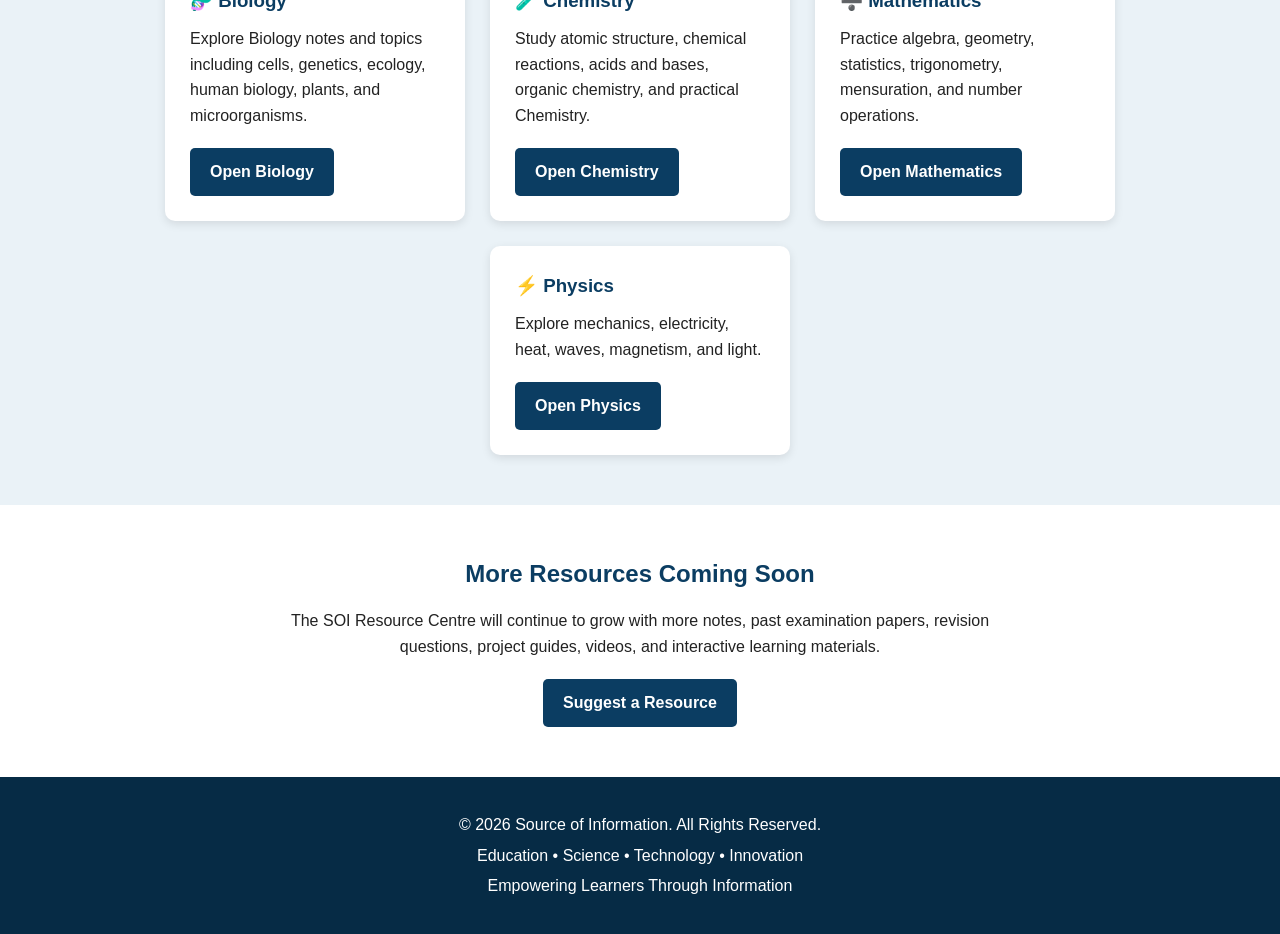
<file: resources.html>
<!DOCTYPE html>
<html lang="en">

<head>

<meta charset="UTF-8">

<meta name="viewport"
content="width=device-width, initial-scale=1.0">

<title>
Learning Resources | Source of Information
</title>

<style>

* {
    margin: 0;
    padding: 0;
    box-sizing: border-box;
}

body {
    font-family: Arial, sans-serif;
    background-color: #f4f8fb;
    color: #222;
    line-height: 1.6;
}

/* HEADER */

header {
    background-color: #0b3d62;
    color: white;
    text-align: center;
    padding: 40px 20px;
}

header h1 {
    font-size: 36px;
    margin-bottom: 10px;
}

/* NAVIGATION */

nav {
    background-color: #062b45;
    padding: 15px;
    text-align: center;
    position: sticky;
    top: 0;
    z-index: 1000;
}

nav a {
    color: white;
    text-decoration: none;
    margin: 0 10px;
    font-weight: bold;
    display: inline-block;
}

nav a:hover {
    color: #ffd700;
}

/* INTRO */

.intro {
    background-color: white;
    text-align: center;
    padding: 55px 20px;
}

.intro h2 {
    color: #0b3d62;
    font-size: 30px;
    margin-bottom: 15px;
}

.intro p {
    max-width: 800px;
    margin: auto;
}

/* RESOURCE SECTION */

.resources {
    max-width: 1100px;
    margin: auto;
    padding: 50px 20px;
}

.resources h2 {
    text-align: center;
    color: #0b3d62;
    margin-bottom: 35px;
}

/* RESOURCE GRID */

.resource-grid {
    display: flex;
    flex-wrap: wrap;
    justify-content: center;
    gap: 25px;
}

/* RESOURCE CARD */

.resource-card {
    background-color: white;
    width: 300px;
    padding: 30px;
    border-radius: 10px;
    box-shadow: 0 3px 12px rgba(0,0,0,0.1);
}

.resource-card h3 {
    color: #0b3d62;
    margin-bottom: 12px;
}

.resource-card ul {
    margin: 15px 0 0 20px;
}

.resource-card li {
    margin-bottom: 8px;
}

/* SUBJECT RESOURCES */

.subjects {
    background-color: #eaf2f7;
    padding: 50px 20px;
}

.subjects h2 {
    text-align: center;
    color: #0b3d62;
    margin-bottom: 30px;
}

.subject-grid {
    max-width: 1100px;
    margin: auto;
    display: flex;
    flex-wrap: wrap;
    justify-content: center;
    gap: 25px;
}

.subject-card {
    background-color: white;
    width: 300px;
    padding: 25px;
    border-radius: 10px;
    box-shadow: 0 3px 10px rgba(0,0,0,0.1);
}

.subject-card h3 {
    color: #0b3d62;
    margin-bottom: 10px;
}

/* BUTTON */

.button {
    display: inline-block;
    margin-top: 20px;
    padding: 11px 20px;
    background-color: #0b3d62;
    color: white;
    text-decoration: none;
    border-radius: 5px;
    font-weight: bold;
}

.button:hover {
    background-color: #062b45;
}

/* NOTICE */

.notice {
    background-color: white;
    text-align: center;
    padding: 50px 20px;
}

.notice h2 {
    color: #0b3d62;
    margin-bottom: 15px;
}

.notice p {
    max-width: 750px;
    margin: auto;
}

/* FOOTER */

footer {
    background-color: #062b45;
    color: white;
    text-align: center;
    padding: 30px 20px;
}

footer p {
    margin: 5px;
}

/* MOBILE */

@media (max-width: 700px) {

    nav a {
        display: block;
        margin: 8px;
    }

    .resource-card,
    .subject-card {
        width: 90%;
    }

}

</style>

</head>


<body>


<!-- HEADER -->

<header>

<h1>
SOI Learning Resources
</h1>

<p>
Learn • Practice • Revise • Succeed
</p>

</header>


<!-- NAVIGATION -->

<nav>

<a href="index.html">
Home
</a>

<a href="about.html">
About
</a>

<a href="biology.html">
Biology
</a>

<a href="chemistry.html">
Chemistry
</a>

<a href="mathematics.html">
Mathematics
</a>

<a href="physics.html">
Physics
</a>

<a href="resources.html">
Resources
</a>

<a href="innovation.html">
Innovation
</a>

<a href="committee.html">
Committee
</a>

<a href="contact.html">
Contact
</a>

</nav>


<!-- INTRODUCTION -->

<section class="intro">

<h2>
Welcome to the SOI Resource Centre
</h2>

<p>

Find educational resources designed to help students
understand concepts, revise for examinations,
develop practical skills, and explore science,
technology, and innovation.

</p>

</section>


<!-- RESOURCE CATEGORIES -->

<section class="resources">

<h2>
Resource Categories
</h2>


<div class="resource-grid">


<!-- NOTES -->

<div class="resource-card">

<h3>
📚 Study Notes
</h3>

<p>

Access organized learning notes covering
important academic topics.

</p>

<ul>

<li>
Biology Notes
</li>

<li>
Chemistry Notes
</li>

<li>
Mathematics Notes
</li>

<li>
Physics Notes
</li>

</ul>

<a href="biology.html"
class="button">

Explore Notes

</a>

</div>


<!-- REVISION -->

<div class="resource-card">

<h3>
📝 Revision Materials
</h3>

<p>

Practice questions and revision materials
to strengthen your understanding.

</p>

<ul>

<li>
Topic questions
</li>

<li>
Practice exercises
</li>

<li>
Revision guides
</li>

<li>
Answer explanations
</li>

</ul>

<a href="contact.html"
class="button">

Request Materials

</a>

</div>


<!-- PROJECTS -->

<div class="resource-card">

<h3>
🔬 Science Projects
</h3>

<p>

Explore practical project ideas and learn
how to develop scientific solutions.

</p>

<ul>

<li>
Project ideas
</li>

<li>
Research topics
</li>

<li>
Experiment guides
</li>

<li>
Project planning
</li>

</ul>

<a href="innovation.html"
class="button">

Explore Projects

</a>

</div>


<!-- TECHNOLOGY -->

<div class="resource-card">

<h3>
💻 Technology Resources
</h3>

<p>

Learn digital skills and explore technology
and programming resources.

</p>

<ul>

<li>
Programming
</li>

<li>
Web development
</li>

<li>
ICT skills
</li>

<li>
Digital literacy
</li>

</ul>

<a href="innovation.html"
class="button">

Explore Technology

</a>

</div>


<!-- INNOVATION -->

<div class="resource-card">

<h3>
💡 Innovation Resources
</h3>

<p>

Discover ideas and methods for turning problems
into creative solutions.

</p>

<ul>

<li>
Innovation ideas
</li>

<li>
Design thinking
</li>

<li>
Research
</li>

<li>
Entrepreneurship
</li>

</ul>

<a href="innovation.html"
class="button">

Explore Innovation

</a>

</div>


<!-- DIGITAL SKILLS -->

<div class="resource-card">

<h3>
🌐 Digital Skills
</h3>

<p>

Develop essential computer and internet skills
for education and future careers.

</p>

<ul>

<li>
Computer basics
</li>

<li>
Internet skills
</li>

<li>
Online research
</li>

<li>
Digital safety
</li>

</ul>

<a href="contact.html"
class="button">

Request Support

</a>

</div>


</div>

</section>


<!-- SUBJECT RESOURCES -->

<section class="subjects">

<h2>
Explore Subjects
</h2>


<div class="subject-grid">


<!-- BIOLOGY -->

<div class="subject-card">

<h3>
🧬 Biology
</h3>

<p>

Explore Biology notes and topics including
cells, genetics, ecology, human biology,
plants, and microorganisms.

</p>

<a href="biology.html"
class="button">

Open Biology

</a>

</div>


<!-- CHEMISTRY -->

<div class="subject-card">

<h3>
🧪 Chemistry
</h3>

<p>

Study atomic structure, chemical reactions,
acids and bases, organic chemistry,
and practical Chemistry.

</p>

<a href="chemistry.html"
class="button">

Open Chemistry

</a>

</div>


<!-- MATHEMATICS -->

<div class="subject-card">

<h3>
➗ Mathematics
</h3>

<p>

Practice algebra, geometry, statistics,
trigonometry, mensuration, and number operations.

</p>

<a href="mathematics.html"
class="button">

Open Mathematics

</a>

</div>


<!-- PHYSICS -->

<div class="subject-card">

<h3>
⚡ Physics
</h3>

<p>

Explore mechanics, electricity, heat,
waves, magnetism, and light.

</p>

<a href="physics.html"
class="button">

Open Physics

</a>

</div>


</div>

</section>


<!-- RESOURCE NOTICE -->

<section class="notice">

<h2>
More Resources Coming Soon
</h2>

<p>

The SOI Resource Centre will continue to grow
with more notes, past examination papers,
revision questions, project guides, videos,
and interactive learning materials.

</p>

<a href="contact.html"
class="button">

Suggest a Resource

</a>

</section>


<!-- FOOTER -->

<footer>

<p>
&copy; 2026 Source of Information.
All Rights Reserved.
</p>

<p>
Education • Science • Technology • Innovation
</p>

<p>
Empowering Learners Through Information
</p>

</footer>


</body>

</html>
</file>
